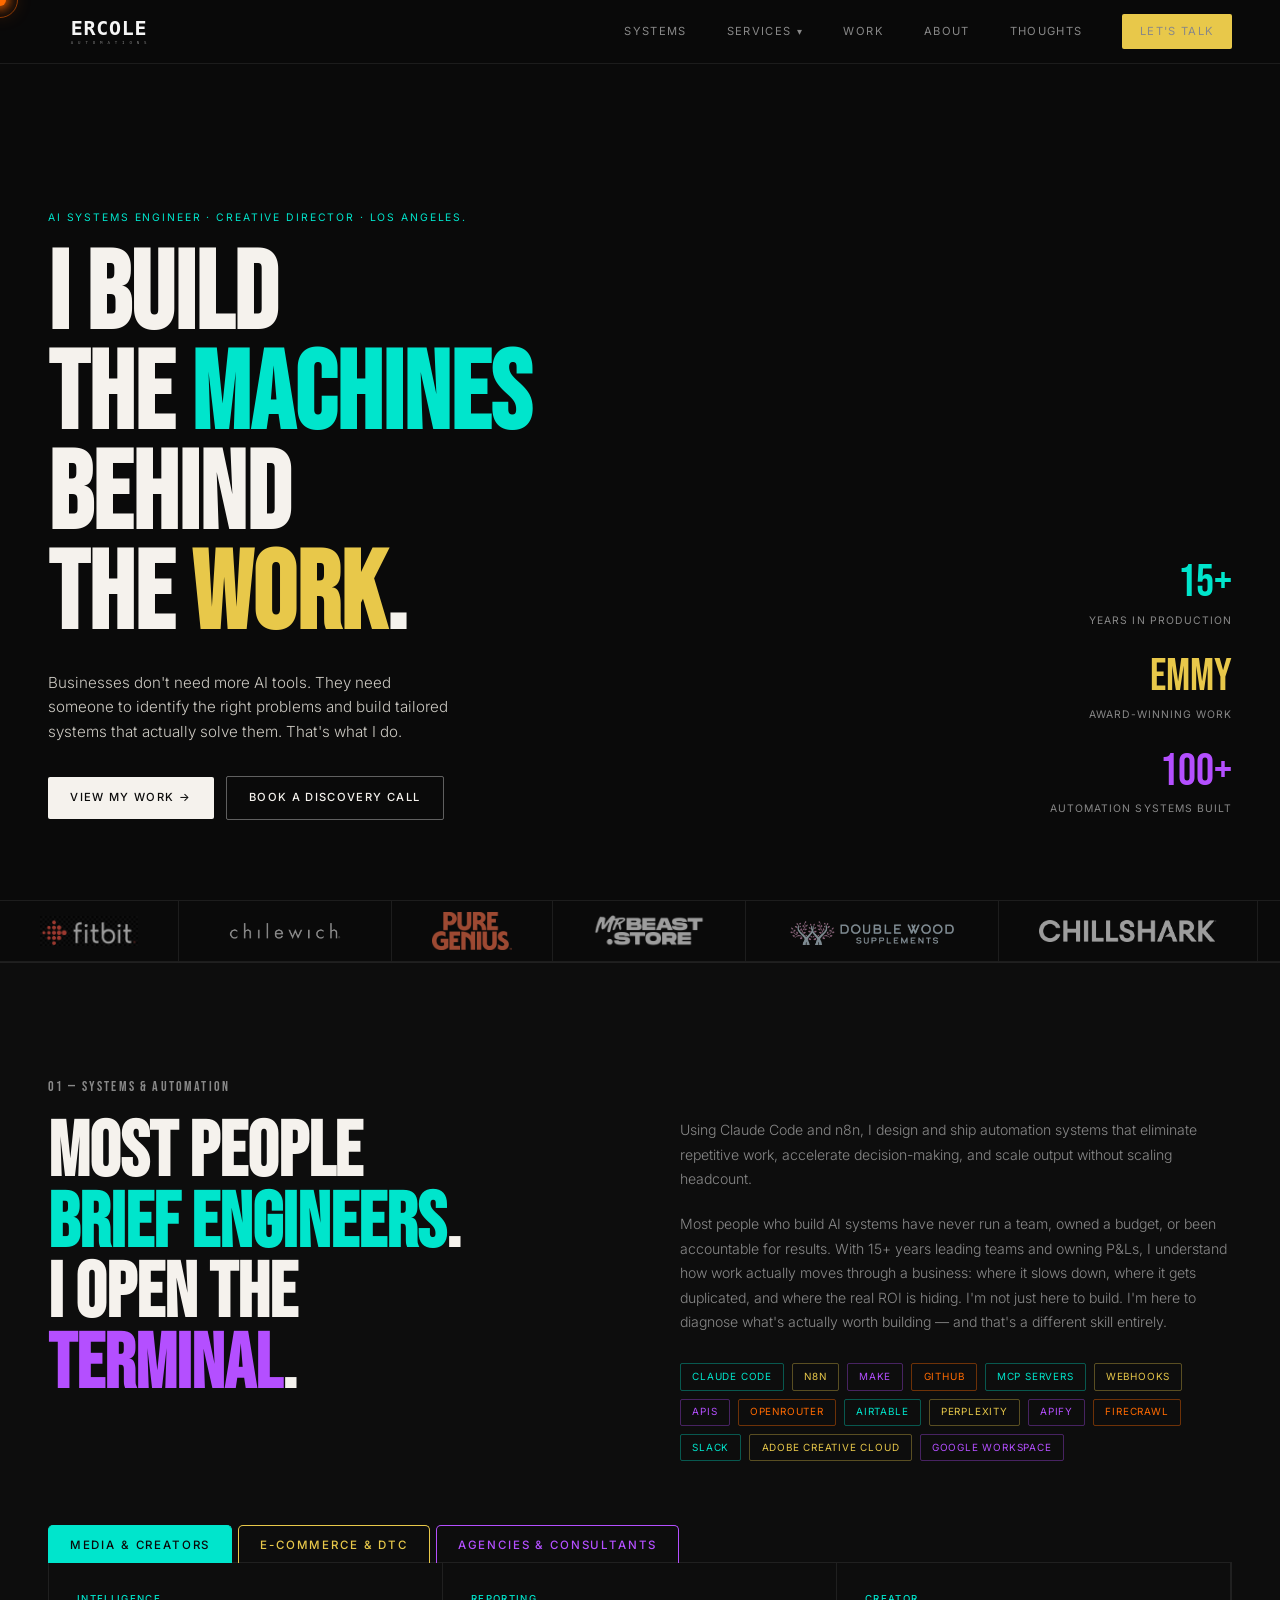
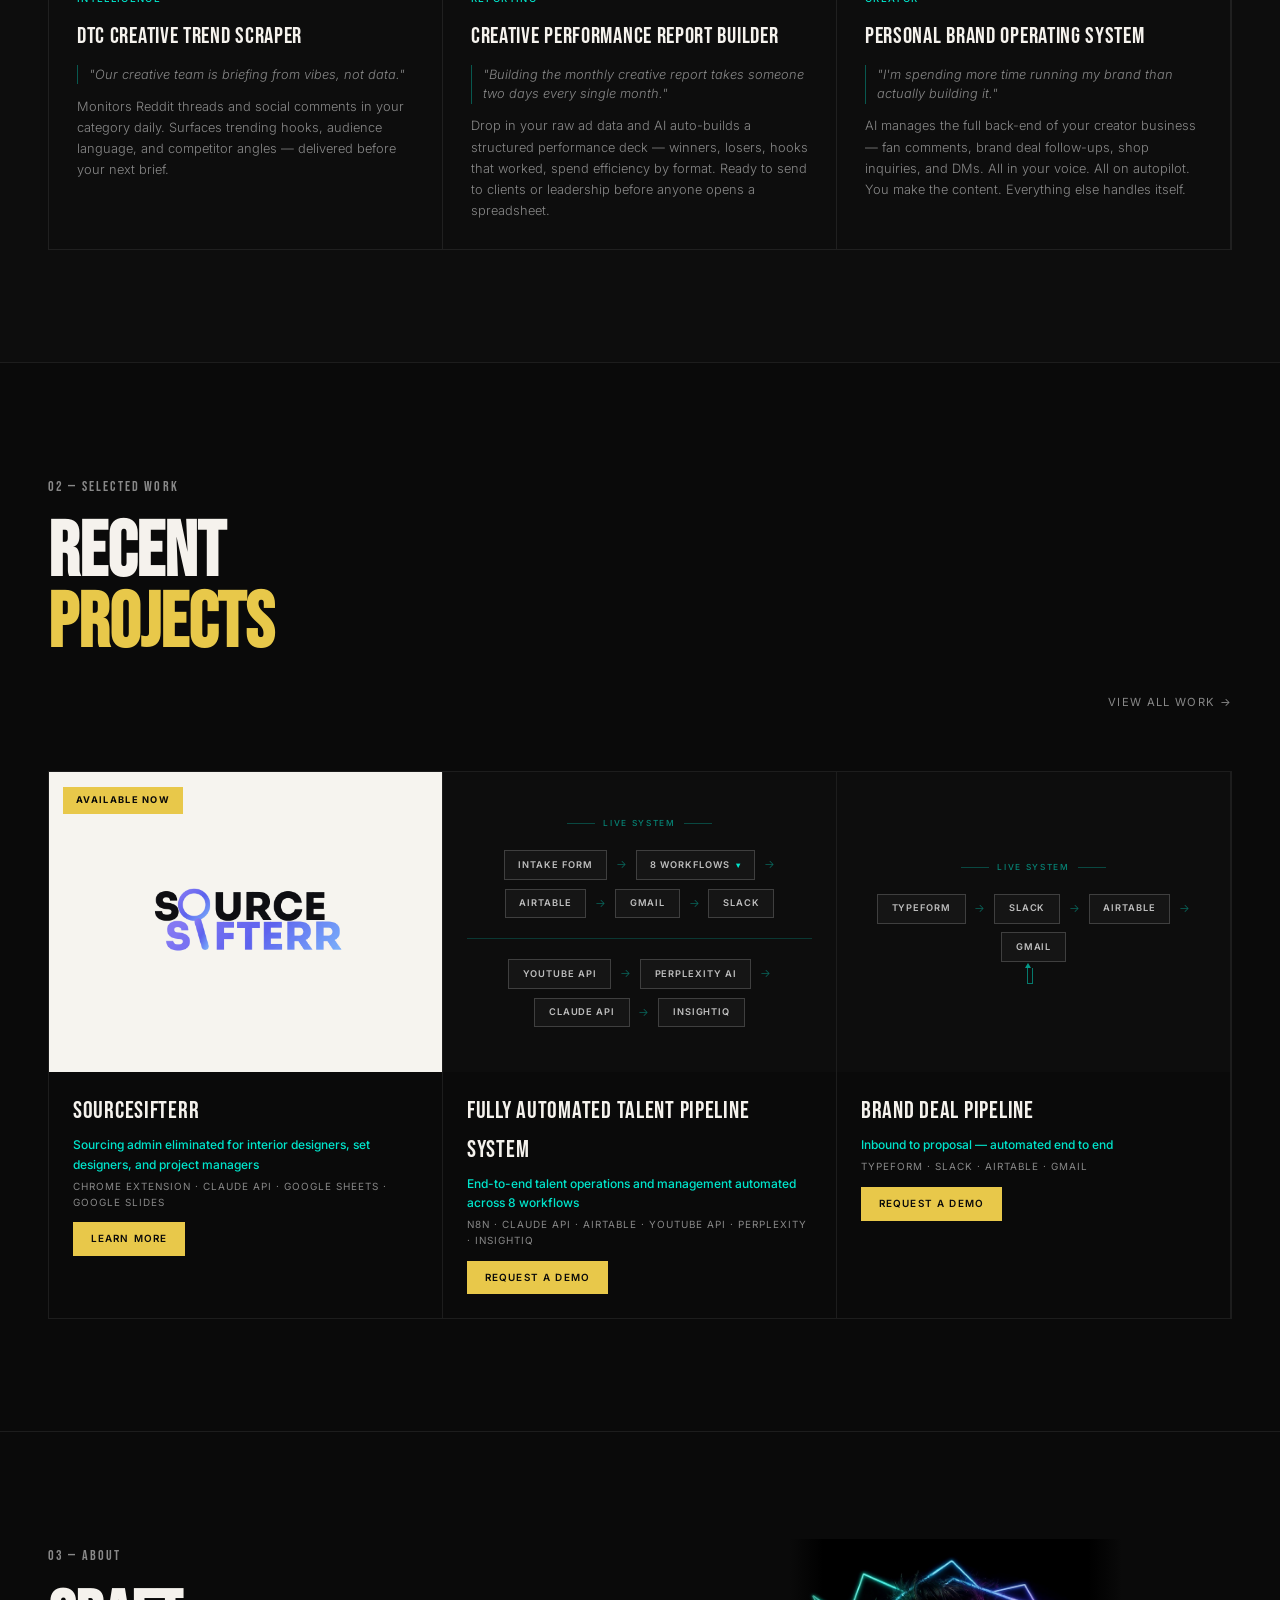
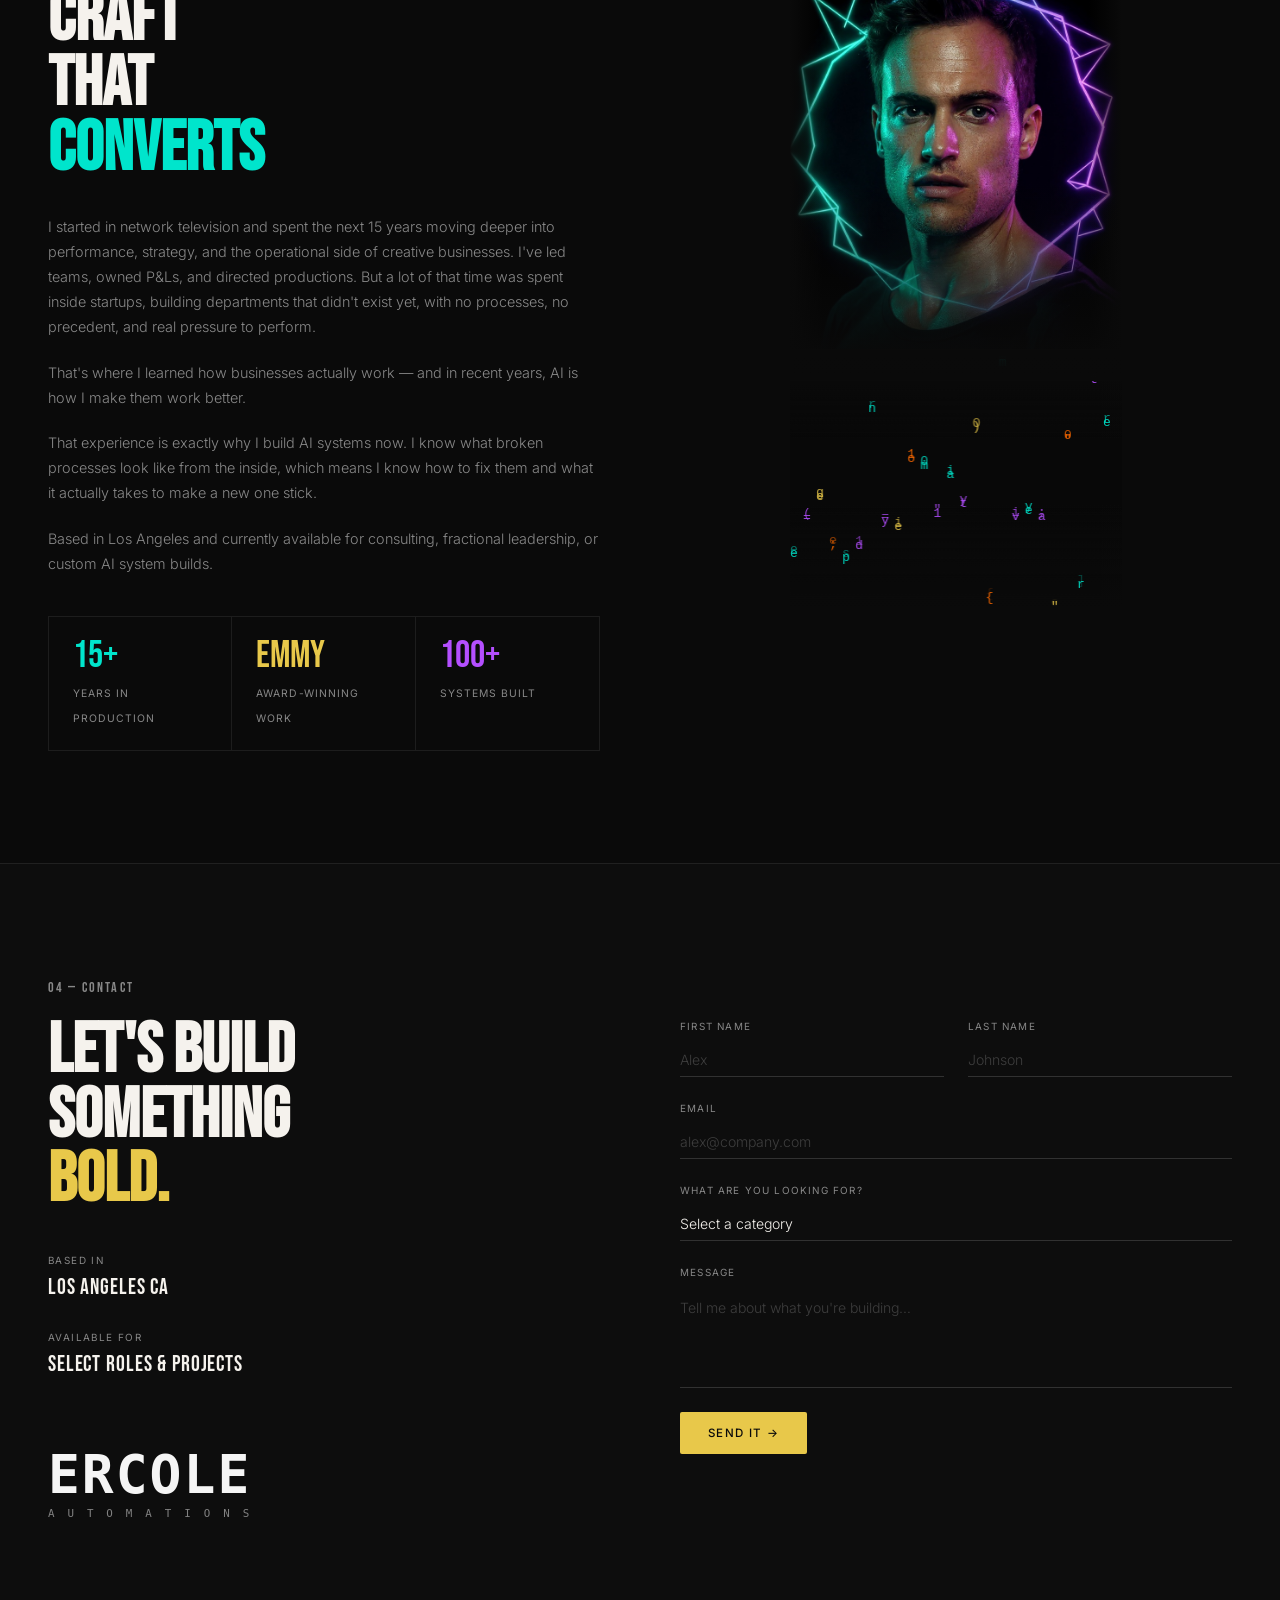
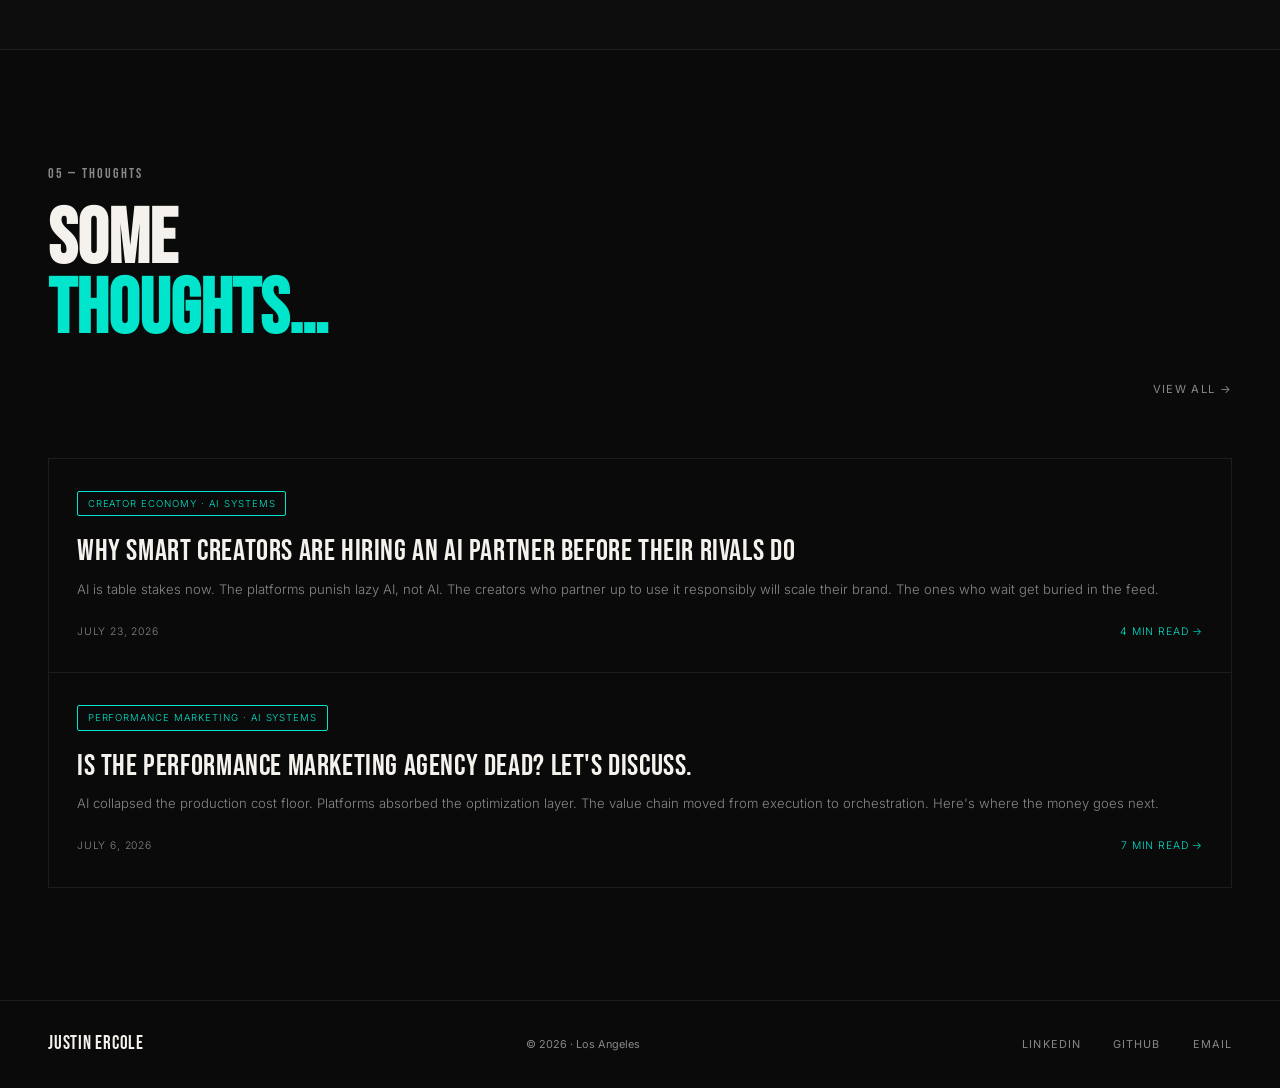
<file: index.html>
<!DOCTYPE html>
<html lang="en">
<head>
  <meta charset="UTF-8" />
  <meta name="viewport" content="width=device-width, initial-scale=1.0" />
  <title>Justin Ercole — AI Systems Engineer · Media & Business Ops</title>
  <meta name="description" content="Creative Director turned AI systems builder. 15+ years leading teams, owning P&Ls, and building the infrastructure that makes businesses run faster." />

  <!-- Open Graph / Facebook / LinkedIn / iMessage -->
  <meta property="og:type" content="website" />
  <meta property="og:title" content="Justin Ercole — AI Systems Engineer · Media & Business Ops" />
  <meta property="og:description" content="Creative Director turned AI systems builder. 15+ years leading teams, owning P&Ls, and building the infrastructure that makes businesses run faster." />
  <meta property="og:url" content="https://www.justinercole.com/" />
  <meta property="og:image" content="https://www.justinercole.com/og-image-v2.png" />
  <meta property="og:site_name" content="Justin Ercole" />
  <meta property="og:image:width" content="1228" />
  <meta property="og:image:height" content="780" />

  <!-- Twitter / X -->
  <meta name="twitter:card" content="summary_large_image" />
  <meta name="twitter:title" content="Justin Ercole — AI Systems Engineer · Media & Business Ops" />
  <meta name="twitter:description" content="Creative Director turned AI systems builder. 15+ years leading teams, owning P&Ls, and building the infrastructure that makes businesses run faster." />
  <meta name="twitter:image" content="https://www.justinercole.com/og-image-v2.png" />
  <link rel="canonical" href="https://www.justinercole.com/" />

  <link rel="preconnect" href="https://fonts.googleapis.com" />
  <link rel="preconnect" href="https://fonts.gstatic.com" crossorigin />
  <link href="https://fonts.googleapis.com/css2?family=Bebas+Neue&family=Inter:wght@300;400;500&display=swap" rel="stylesheet" />

  <style>
    *, *::before, *::after { box-sizing: border-box; margin: 0; padding: 0; }

    :root {
      --bg: #0a0a0a;
      --bg2: #0d0d0d;
      --card: #111111;
      --card-hover: #141414;
      --text: #f5f2ed;
      --muted: #888888;
      --gold: #e8c84a;
      --cyan: #00e5cc;
      --purple: #b44fff;
      --orange: #ff6a00;
      --border: rgba(255,255,255,0.08);
      --bebas: 'Bebas Neue', sans-serif;
      --inter: 'Inter', sans-serif;
    }

    html { scroll-behavior: smooth; }

    body {
      background: var(--bg);
      color: var(--text);
      font-family: var(--inter);
      font-weight: 300;
      line-height: 1.6;
      overflow-x: hidden;
    }

    /* ─── NAV ─── */
    nav {
      position: fixed;
      top: 0; left: 0; right: 0;
      z-index: 100;
      background: rgba(10,10,10,0.95);
      backdrop-filter: blur(12px);
      -webkit-backdrop-filter: blur(12px);
      border-bottom: 0.5px solid var(--border);
      display: flex;
      align-items: center;
      justify-content: space-between;
      padding: 0 3rem;
      height: 64px;
    }

    .nav-logo {
      text-decoration: none;
      display: flex;
      align-items: center;
    }

    .nav-logo img {
      height: 40px;
      width: auto;
      display: block;
    }

    .nav-links {
      display: flex;
      align-items: center;
      gap: 2.5rem;
    }

    .nav-links a {
      font-family: var(--inter);
      font-size: 0.7rem;
      font-weight: 400;
      letter-spacing: 0.12em;
      text-transform: uppercase;
      color: var(--muted);
      text-decoration: none;
      transition: color 0.2s;
    }

    .nav-links a:hover { color: var(--text); }

    /* Services dropdown */
    .nav-dropdown { position: relative; display: flex; align-items: center; }
    .nav-dropdown-toggle { display: inline-flex; align-items: center; gap: 0.35rem; cursor: pointer; }
    .nav-dropdown .caret { font-size: 0.85em; transition: transform 0.2s; }
    .nav-dropdown:hover .caret { transform: rotate(180deg); }
    .nav-dropdown::before {
      content: "";
      position: absolute;
      top: 100%; left: -1rem; right: -1rem; height: 14px;
    }
    .nav-dropdown-menu {
      position: absolute;
      top: 100%;
      left: 50%;
      transform: translateX(-50%) translateY(10px);
      min-width: 215px;
      display: flex;
      flex-direction: column;
      background: var(--card);
      border: 0.5px solid var(--border);
      border-radius: 6px;
      padding: 0.4rem;
      margin-top: 12px;
      opacity: 0;
      visibility: hidden;
      transition: opacity 0.2s, transform 0.2s;
      z-index: 50;
    }
    .nav-dropdown:hover .nav-dropdown-menu,
    .nav-dropdown:focus-within .nav-dropdown-menu {
      opacity: 1;
      visibility: visible;
      transform: translateX(-50%) translateY(0);
    }
    .nav-dropdown-menu a {
      padding: 0.6rem 0.85rem;
      border-radius: 4px;
      white-space: nowrap;
      transition: background 0.2s, color 0.2s;
    }
    .nav-dropdown-menu a:hover { background: var(--card-hover); color: var(--cyan); }

    /* Hamburger (mobile) */
    .nav-toggle {
      display: none;
      flex-direction: column;
      justify-content: center;
      gap: 5px;
      background: none;
      border: 0;
      cursor: pointer;
      padding: 6px;
    }
    .nav-toggle span {
      display: block;
      width: 22px;
      height: 2px;
      background: var(--text);
      transition: transform 0.25s, opacity 0.25s;
    }
    .nav-toggle.open span:nth-child(1) { transform: translateY(7px) rotate(45deg); }
    .nav-toggle.open span:nth-child(2) { opacity: 0; }
    .nav-toggle.open span:nth-child(3) { transform: translateY(-7px) rotate(-45deg); }

    .nav-cta {
      font-family: var(--inter);
      font-size: 0.7rem;
      font-weight: 500;
      letter-spacing: 0.1em;
      text-transform: uppercase;
      background: var(--gold);
      color: #0a0a0a;
      padding: 0.55rem 1.1rem;
      border-radius: 2px;
      text-decoration: none;
      transition: opacity 0.2s;
    }

    .nav-cta:hover { opacity: 0.85; }

    /* ─── HERO ─── */
    .hero {
      position: relative;
      height: 100vh;
      min-height: 700px;
      overflow: hidden;
    }

    .hero-content {
      position: absolute;
      bottom: 5rem;
      left: 3rem;
      z-index: 2;
      max-width: 620px;
    }

    .hero-eyebrow {
      font-family: var(--inter);
      font-size: 0.65rem;
      font-weight: 400;
      letter-spacing: 0.18em;
      text-transform: uppercase;
      color: var(--cyan);
      margin-bottom: 1.25rem;
    }

    .hero-headline {
      font-family: var(--bebas);
      font-size: clamp(4.5rem, 8.5vw, 8.5rem);
      line-height: 0.92;
      margin-bottom: 1.5rem;
    }

    .hero-headline .line-make { color: var(--cyan); display: block; }
    .hero-headline .line-brands {
      color: var(--text);
      -webkit-text-stroke: 1px rgba(245,242,237,0.4);
      display: block;
    }
    .hero-headline .line-hit { color: var(--gold); display: block; }

    .hero-headline-systems .line-1,
    .hero-headline-systems .line-2,
    .hero-headline-systems .line-3,
    .hero-headline-systems .line-4 { color: var(--text); display: block; }

    .hero-body {
      font-family: var(--inter);
      font-size: 0.95rem;
      font-weight: 300;
      color: #ccc9c2;
      max-width: 460px;
      line-height: 1.6;
      text-wrap: balance;
      margin-bottom: 2rem;
    }

    .hero-cta {
      display: inline-block;
      font-family: var(--inter);
      font-size: 0.7rem;
      font-weight: 500;
      letter-spacing: 0.12em;
      text-transform: uppercase;
      background: var(--text);
      color: #0a0a0a;
      padding: 0.75rem 1.4rem;
      border-radius: 2px;
      text-decoration: none;
      transition: background 0.2s, color 0.2s;
    }

    .hero-cta:hover { background: var(--gold); }

    .hero-cta-outline {
      display: inline-block;
      font-family: var(--inter);
      font-size: 0.7rem;
      font-weight: 500;
      letter-spacing: 0.12em;
      text-transform: uppercase;
      background: transparent;
      color: var(--text);
      padding: 0.75rem 1.4rem;
      border-radius: 2px;
      border: 0.5px solid rgba(255,255,255,0.35);
      text-decoration: none;
      transition: background 0.2s, color 0.2s, border-color 0.2s;
    }
    .hero-cta-outline:hover { background: var(--gold); color: #0a0a0a; border-color: var(--gold); }

    .hero-cta-group { display: flex; gap: 0.75rem; flex-wrap: wrap; align-items: center; }

    .hero-stats {
      position: absolute;
      bottom: 5rem;
      right: 3rem;
      z-index: 2;
      display: flex;
      flex-direction: column;
      align-items: flex-end;
      gap: 1.5rem;
    }

    .hero-stat { text-align: right; }

    .hero-stat-num {
      font-family: var(--bebas);
      font-size: 2.8rem;
      line-height: 1;
      display: block;
    }

    .hero-stat-label {
      font-family: var(--inter);
      font-size: 0.65rem;
      font-weight: 400;
      letter-spacing: 0.1em;
      text-transform: uppercase;
      color: var(--muted);
    }

    /* ─── MARQUEE ─── */
    .marquee-wrap {
      border-top: 0.5px solid var(--border);
      border-bottom: 0.5px solid var(--border);
      overflow: hidden;
      white-space: nowrap;
      padding: 1.1rem 0;
      background: var(--bg);
      height: 62px;
      display: flex;
      align-items: center;
      overflow: hidden;
    }

    .marquee-track {
      display: inline-flex;
      animation: marquee 50s linear infinite;
    }

    @keyframes marquee {
      0%   { transform: translateX(0); }
      100% { transform: translateX(-50%); }
    }

    .marquee-item {
      display: inline-flex;
      align-items: center;
      justify-content: center;
      padding: 0 2.5rem;
      border-right: 0.5px solid var(--border);
      height: 62px;
    }

    .marquee-item:last-child { border-right: none; }

    .marquee-item img {
      height: 28px;
      width: auto;
      opacity: 0.6;
      transition: opacity 0.2s;
      display: block;
    }

    .marquee-item img:hover { opacity: 0.9; }

    /* ─── SECTIONS SHARED ─── */
    section { padding: 7rem 3rem; }

    .section-label {
      font-family: var(--bebas);
      font-size: 0.9rem;
      letter-spacing: 0.15em;
      color: var(--muted);
      margin-bottom: 1.25rem;
    }

    .section-headline {
      font-family: var(--bebas);
      font-size: clamp(3.5rem, 6vw, 5.5rem);
      line-height: 0.92;
      margin-bottom: 3.5rem;
    }

    .accent-gold   { color: var(--gold); }
    .accent-cyan   { color: var(--cyan); }
    .accent-purple { color: var(--purple); }
    .accent-orange { color: var(--orange); }

    /* ─── THOUGHTS ─── */
    #thoughts { background: var(--bg); border-top: 0.5px solid var(--border); }

    .thoughts-grid {
      display: flex;
      flex-direction: column;
      border: 0.5px solid var(--border);
    }

    .thought-card {
      display: flex;
      flex-direction: column;
      padding: 2rem 1.75rem;
      border-bottom: 0.5px solid var(--border);
      text-decoration: none;
      color: var(--text);
      transition: background 0.2s;
    }

    .thought-card:last-child { border-bottom: none; }
    .thought-card:hover { background: var(--card-hover); }

    .thought-tag {
      align-self: flex-start;
      font-family: var(--inter);
      font-size: 0.6rem;
      letter-spacing: 0.1em;
      text-transform: uppercase;
      color: var(--cyan);
      border: 0.5px solid var(--cyan);
      padding: 0.25rem 0.6rem;
      border-radius: 2px;
      margin-bottom: 1.25rem;
    }

    .thought-title {
      font-family: var(--bebas);
      font-size: 1.9rem;
      line-height: 1;
      letter-spacing: 0.02em;
      margin-bottom: 0.75rem;
    }

    .thought-excerpt {
      font-family: var(--inter);
      font-size: 0.82rem;
      font-weight: 300;
      color: var(--muted);
      line-height: 1.6;
      margin-bottom: 1.5rem;
    }

    .thought-meta {
      margin-top: auto;
      font-family: var(--inter);
      font-size: 0.65rem;
      letter-spacing: 0.08em;
      text-transform: uppercase;
      color: var(--muted);
      display: flex;
      align-items: center;
      gap: 0.6rem;
    }

    .thought-meta .read { color: var(--cyan); margin-left: auto; }

    /* ─── SERVICES ─── */
    #services { background: var(--bg); }

    .services-grid {
      display: grid;
      grid-template-columns: repeat(3, 1fr);
      border: 0.5px solid var(--border);
    }

    .service-card {
      padding: 1.75rem;
      border-right: 0.5px solid var(--border);
      border-bottom: 0.5px solid var(--border);
      position: relative;
      overflow: hidden;
      cursor: default;
      transition: background 0.2s;
    }

    .service-card:nth-child(3n) { border-right: none; }
    .service-card:nth-child(n+4) { border-bottom: none; }
    .service-card:hover { background: var(--card-hover); }

    .service-num-bg {
      position: absolute;
      top: 1rem;
      right: 1.25rem;
      font-family: var(--bebas);
      font-size: 5rem;
      color: rgba(255,255,255,0.06);
      line-height: 1;
      pointer-events: none;
      user-select: none;
    }

    .service-title {
      font-family: var(--bebas);
      font-size: 1.6rem;
      letter-spacing: 0.03em;
      color: var(--text);
      margin-bottom: 0.6rem;
      position: relative;
    }

    .service-desc {
      font-family: var(--inter);
      font-size: 0.82rem;
      font-weight: 300;
      color: var(--muted);
      line-height: 1.6;
      margin-bottom: 1.25rem;
      position: relative;
    }

    .service-tag {
      display: inline-block;
      font-family: var(--inter);
      font-size: 0.62rem;
      font-weight: 400;
      letter-spacing: 0.1em;
      text-transform: uppercase;
      color: var(--gold);
      border: 0.5px solid var(--gold);
      padding: 0.25rem 0.6rem;
      border-radius: 2px;
    }

    /* ─── RECENT PROJECTS ─── */
    #work { background: var(--bg); border-top: 0.5px solid var(--border); }

    .work-header {
      display: flex;
      align-items: flex-end;
      justify-content: space-between;
      margin-bottom: 3.5rem;
    }

    .view-all {
      font-family: var(--inter);
      font-size: 0.7rem;
      font-weight: 400;
      letter-spacing: 0.12em;
      text-transform: uppercase;
      color: var(--muted);
      text-decoration: none;
      padding-bottom: 2px;
      border-bottom: 0.5px solid transparent;
      transition: color 0.2s, border-color 0.2s;
    }

    .view-all:hover { color: var(--gold); border-color: var(--gold); }

    /* Horizontal scroller, mirroring the .systems-grid pattern in section 01 */
    .work-grid {
      display: grid;
      grid-auto-flow: column;
      grid-auto-columns: calc(100% / 3);
      overflow-x: auto;
      scroll-snap-type: x proximity;
      border: 0.5px solid var(--border);
      border-bottom: none;
      scrollbar-width: thin;
      scrollbar-color: var(--border) transparent;
      /* overflow-x:auto stops overflow-y being visible, so anything escaping a
         card would be clipped. Measured: the dropdowns open well inside the
         card row at every viewport, so no extra reserve is needed. If a longer
         dropdown is ever added, reserve room with padding-bottom plus an equal
         negative margin-bottom rather than letting it clip. */
    }

    .work-grid::-webkit-scrollbar { height: 6px; }
    .work-grid::-webkit-scrollbar-thumb { background: var(--border); border-radius: 3px; }
    .work-grid::-webkit-scrollbar-track { background: transparent; }

    .work-card {
      border-right: 0.5px solid var(--border);
      border-bottom: 0.5px solid var(--border);
      cursor: pointer;
      transition: background 0.2s;
      overflow: visible;
      scroll-snap-align: start;
      display: flex;
      flex-direction: column;
      position: relative;
    }

    /* Stretched link: the button is a real anchor, and its ::after covers the
       whole card so the entire card is clickable. Avoids nesting a link inside
       a link, and keeps right-click and open-in-new-tab working on the button. */
    .demo-btn--stretch::after {
      content: '';
      position: absolute;
      inset: 0;
      z-index: 1;
    }

    .work-card:hover { background: var(--card-hover); }

    .work-thumb {
      height: 220px;
      background: #141414;
      display: flex;
      align-items: center;
      justify-content: center;
      overflow: hidden;
      transition: transform 0.3s ease;
      position: relative;
    }

    .work-card:hover .work-thumb { transform: scale(1.02); }

    .work-thumb-label {
      font-family: var(--inter);
      font-size: 0.65rem;
      font-weight: 400;
      letter-spacing: 0.15em;
      text-transform: uppercase;
      color: rgba(255,255,255,0.15);
    }

    .work-info {
      padding: 1.25rem 1.5rem 1.5rem;
      display: flex;
      align-items: flex-start;
      justify-content: space-between;
      gap: 1rem;
    }

    .work-meta { flex: 1; }

    .work-title {
      font-family: var(--bebas);
      font-size: 1.5rem;
      letter-spacing: 0.03em;
      color: var(--text);
      margin-bottom: 0.3rem;
    }

    .work-result {
      font-family: var(--inter);
      font-size: 0.75rem;
      font-weight: 500;
      color: var(--cyan);
      margin-bottom: 0.3rem;
    }

    .work-category {
      font-family: var(--inter);
      font-size: 0.62rem;
      font-weight: 400;
      letter-spacing: 0.1em;
      text-transform: uppercase;
      color: var(--muted);
    }

    .work-arrow {
      font-size: 1.2rem;
      color: var(--gold);
      transform: translateX(-6px);
      opacity: 0;
      transition: opacity 0.2s, transform 0.2s;
      flex-shrink: 0;
      margin-top: 4px;
    }

    .work-card:hover .work-arrow { opacity: 1; transform: translateX(0); }

    /* ─── DEMO CARDS ─── */
    .flow-thumb {
      /* min-height, not height: in a narrow card the expansion panel wraps to
         several rows, and a fixed height made it spill over the card title. */
      min-height: 300px;
      flex-shrink: 0;
      background: #0d0d0d;
      display: flex;
      flex-direction: column;
      align-items: center;
      justify-content: center;
      overflow: hidden;
      transition: transform 0.3s ease;
      position: relative;
      gap: 1.25rem;
    }
    .work-card:hover .flow-thumb { transform: scale(1.02); }
    .flow-badge {
      font-family: var(--inter);
      font-size: 0.52rem;
      font-weight: 500;
      letter-spacing: 0.2em;
      text-transform: uppercase;
      color: var(--cyan);
      opacity: 0.55;
      display: flex;
      align-items: center;
      gap: 0.5rem;
    }
    .flow-badge::before, .flow-badge::after {
      content: '';
      display: block;
      width: 28px;
      height: 0.5px;
      background: var(--cyan);
      opacity: 0.5;
    }
    /* Solid chip for a purchasable product. Deliberately louder than
       .flow-badge, which is a hairline label and reads as a whisper. */
    .badge-pill {
      position: absolute;
      top: 0.9rem;
      left: 0.9rem;
      z-index: 2;
      font-family: var(--inter);
      font-size: 0.58rem;
      font-weight: 700;
      letter-spacing: 0.14em;
      text-transform: uppercase;
      color: var(--bg);
      background: var(--gold);
      padding: 0.4rem 0.8rem;
    }
    .flow-nodes {
      display: flex;
      align-items: center;
      gap: 0.55rem;
      flex-wrap: wrap;
      justify-content: center;
      padding: 0 1.5rem;
      /* The parent centres its children, which sizes this to max-content and
         leaves flex-wrap with nothing to wrap against. Constraining the width
         is what actually lets long chains wrap inside a narrow card. */
      width: 100%;
    }
    .flow-node {
      font-family: var(--inter);
      font-size: 0.58rem;
      font-weight: 600;
      letter-spacing: 0.1em;
      text-transform: uppercase;
      padding: 0.4rem 0.85rem;
      border: 0.5px solid rgba(255,255,255,0.18);
      color: rgba(255,255,255,0.72);
      background: rgba(255,255,255,0.03);
      white-space: nowrap;
    }
    .flow-arr {
      color: var(--cyan);
      font-size: 0.7rem;
      opacity: 0.45;
    }
    .work-info--demo {
      flex-direction: column;
      align-items: flex-start;
    }
    .demo-btn {
      display: inline-block;
      font-family: var(--inter);
      font-size: 0.62rem;
      font-weight: 600;
      letter-spacing: 0.12em;
      text-transform: uppercase;
      color: var(--bg);
      background: var(--gold);
      padding: 0.55rem 1.1rem;
      text-decoration: none;
      margin-top: 0.75rem;
      transition: background 0.2s;
    }
    .demo-btn:hover { background: var(--cyan); }

    .flow-nodes--ac { align-items: center; }
    .brand-deal-flow {
      display: flex;
      flex-direction: column;
      align-items: center;
      gap: 0;
    }
    .flow-loop-row {
      width: 100%;
      height: 22px;
      position: relative;
    }
    .flow-loop-u {
      position: absolute;
      height: 16px;
      bottom: 0;
      border-left: 0.5px solid rgba(0,229,204,0.5);
      border-bottom: 0.5px solid rgba(0,229,204,0.5);
      border-right: 0.5px solid rgba(0,229,204,0.5);
    }
    .flow-loop-u::before {
      content: '';
      position: absolute;
      left: -3px;
      top: -5px;
      width: 0;
      height: 0;
      border-left: 3px solid transparent;
      border-right: 3px solid transparent;
      border-bottom: 5px solid rgba(0,229,204,0.65);
    }
    .flow-branch {
      display: flex;
      flex-direction: column;
      align-items: center;
      gap: 0.2rem;
    }
    .branch-or {
      font-family: var(--inter);
      font-size: 0.44rem;
      font-weight: 500;
      letter-spacing: 0.12em;
      text-transform: uppercase;
      color: var(--muted);
    }
    .flow-node--btn {
      cursor: pointer;
      user-select: none;
    }
    .flow-node--btn:hover {
      border-color: rgba(255,255,255,0.35);
      color: rgba(255,255,255,1);
    }
    .flow-caret {
      font-size: 0.48rem;
      margin-left: 0.2rem;
      color: var(--cyan);
    }
    .flow-thumb--drop { overflow: visible; }
    .flow-expandable { position: relative; display: inline-flex; align-items: center; }
    .agents-dropdown {
      position: absolute;
      top: calc(100% + 0.45rem);
      left: 50%;
      transform: translateX(-50%);
      display: none;
      flex-direction: column;
      align-items: stretch;
      gap: 0.28rem;
      background: #111111;
      border: 0.5px solid rgba(0,229,204,0.25);
      padding: 0.6rem 0.85rem;
      z-index: 30;
      min-width: 120px;
    }
    .agents-dropdown.open { display: flex; }
    .agent-tag {
      font-family: var(--inter);
      font-size: 0.5rem;
      font-weight: 500;
      letter-spacing: 0.1em;
      text-transform: uppercase;
      color: var(--cyan);
      padding: 0.22rem 0.5rem;
      border: 0.5px solid rgba(0,229,204,0.2);
      background: rgba(0,229,204,0.05);
      white-space: nowrap;
      text-align: center;
    }

    /* ─── SYSTEMS ─── */
    #systems {
      background: var(--bg2);
      border-top: 0.5px solid var(--border);
    }

    .systems-intro {
      display: grid;
      grid-template-columns: 1fr 1fr;
      gap: 5rem;
      margin-bottom: 4rem;
      align-items: start;
    }

    .systems-body p {
      font-family: var(--inter);
      font-size: 0.88rem;
      font-weight: 300;
      color: var(--muted);
      line-height: 1.75;
      margin-bottom: 1.25rem;
    }

    .systems-body p:last-child { margin-bottom: 0; }

    .tag-row {
      display: flex;
      flex-wrap: wrap;
      gap: 0.5rem;
      margin-top: 1.75rem;
    }

    .tag-pill {
      font-family: var(--inter);
      font-size: 0.62rem;
      font-weight: 400;
      letter-spacing: 0.08em;
      text-transform: uppercase;
      color: var(--muted);
      border: 0.5px solid rgba(255,255,255,0.12);
      padding: 0.3rem 0.7rem;
      border-radius: 2px;
    }

    .tag-cyan   { color: var(--cyan);   border-color: rgba(0,229,204,0.35);  transition: background 0.2s, color 0.2s; }
    .tag-gold   { color: var(--gold);   border-color: rgba(232,200,74,0.35); transition: background 0.2s, color 0.2s; }
    .tag-purple { color: var(--purple); border-color: rgba(180,79,255,0.35); transition: background 0.2s, color 0.2s; }
    .tag-orange { color: var(--orange); border-color: rgba(255,106,0,0.4);   transition: background 0.2s, color 0.2s; }

    .tag-cyan:hover   { background: var(--cyan);   color: #0a0a0a; }
    .tag-gold:hover   { background: var(--gold);   color: #0a0a0a; }
    .tag-purple:hover { background: var(--purple); color: #0a0a0a; }
    .tag-orange:hover { background: var(--orange); color: #0a0a0a; }

    .systems-grid {
      display: grid;
      grid-auto-flow: column;
      grid-auto-columns: calc(100% / 3);
      overflow-x: auto;
      scroll-snap-type: x proximity;
      border: 0.5px solid var(--border);
      scrollbar-width: thin;
      scrollbar-color: var(--border) transparent;
    }

    .systems-grid::-webkit-scrollbar { height: 6px; }
    .systems-grid::-webkit-scrollbar-thumb { background: var(--border); border-radius: 3px; }
    .systems-grid::-webkit-scrollbar-track { background: transparent; }

    .system-card {
      padding: 1.75rem;
      border-right: 0.5px solid var(--border);
      cursor: default;
      transition: background 0.2s;
      scroll-snap-align: start;
    }

    .system-card:last-child { border-right: none; }
    .system-card:hover { background: var(--card-hover); }

    .system-tag {
      font-family: var(--inter);
      font-size: 0.6rem;
      font-weight: 500;
      letter-spacing: 0.14em;
      text-transform: uppercase;
      color: var(--cyan);
      margin-bottom: 0.7rem;
    }

    .system-title {
      font-family: var(--bebas);
      font-size: 1.45rem;
      letter-spacing: 0.03em;
      color: var(--text);
      margin-bottom: 0.6rem;
    }

    .system-quote {
      font-family: var(--inter);
      font-size: 0.8rem;
      font-style: italic;
      font-weight: 300;
      color: var(--muted);
      line-height: 1.55;
      margin-bottom: 0.7rem;
      padding-left: 0.7rem;
      border-left: 1px solid rgba(0,229,204,0.35);
    }

    .system-desc {
      font-family: var(--inter);
      font-size: 0.8rem;
      font-weight: 300;
      color: var(--muted);
      line-height: 1.65;
    }

    /* Audience tabs — folder-tab style, color-coded per audience */
    .audience-tabs {
      display: flex;
      align-items: flex-end;
      gap: 0.4rem;
      border-bottom: 0.5px solid var(--border);
    }

    .audience-tab {
      font-family: var(--inter);
      font-size: 0.72rem;
      font-weight: 500;
      letter-spacing: 0.16em;
      text-transform: uppercase;
      color: var(--tab, var(--muted));
      background: transparent;
      border: 1px solid var(--tab, var(--border));
      border-bottom: none;
      border-radius: 5px 5px 0 0;
      padding: 0.7rem 1.3rem;
      margin-bottom: -0.5px;
      cursor: pointer;
      position: relative;
      transition: background 0.2s, color 0.2s;
    }

    .audience-tab[data-tab="media"]  { --tab: var(--cyan); }
    .audience-tab[data-tab="ecom"]   { --tab: var(--gold); }
    .audience-tab[data-tab="agency"] { --tab: var(--purple); }

    .audience-tab:hover { background: rgba(255,255,255,0.04); }
    .audience-tab.active {
      background: var(--tab);
      color: var(--bg);
    }
    .audience-tab.active:hover { background: var(--tab); }

    .audience-tabs-wrap { margin-top: 3rem; }
    .audience-tabs-wrap + .systems-grid { border-top: none; }

    /* ─── ABOUT ─── */
    #about {
      background: var(--bg);
      border-top: 0.5px solid var(--border);
    }

    .about-grid {
      display: grid;
      grid-template-columns: 1fr 1fr;
      gap: 5rem;
      align-items: start;
    }

    .about-headline {
      font-family: var(--bebas);
      font-size: clamp(3rem, 5.5vw, 5rem);
      line-height: 0.92;
      margin-bottom: 2rem;
    }

    .about-copy p {
      font-family: var(--inter);
      font-size: 0.9rem;
      font-weight: 300;
      color: var(--muted);
      line-height: 1.75;
      margin-bottom: 1.25rem;
    }

    .about-copy p:last-child { margin-bottom: 0; }

    .about-stat-bar {
      display: grid;
      grid-template-columns: repeat(3, 1fr);
      border: 0.5px solid var(--border);
      margin-top: 2.5rem;
    }

    .about-stat {
      padding: 1.25rem 1.5rem;
      border-right: 0.5px solid var(--border);
    }

    .about-stat:last-child { border-right: none; }

    .about-stat-num {
      font-family: var(--bebas);
      font-size: 2.4rem;
      line-height: 1;
      display: block;
      margin-bottom: 0.2rem;
    }

    .about-stat-label {
      font-family: var(--inter);
      font-size: 0.65rem;
      font-weight: 400;
      letter-spacing: 0.1em;
      text-transform: uppercase;
      color: var(--muted);
    }

    .about-right {
      display: flex;
      flex-direction: column;
      position: relative;
    }

    .about-photo {
      width: 60%;
      margin: 0 auto;
      margin-top: -3rem;
      aspect-ratio: 3 / 4;
      background: #0a0a0a;
      overflow: hidden;
      position: relative;
      margin-bottom: -2rem;
    }

    .about-photo img {
      width: 100%;
      height: 100%;
      object-fit: cover;
      object-position: center top;
      display: block;
    }

    .about-photo::after {
      content: '';
      position: absolute;
      inset: 0;
      background:
        linear-gradient(to bottom, transparent 55%, #0a0a0a 100%),
        linear-gradient(to right,  #0a0a0a 0%, transparent 10%),
        linear-gradient(to left,   #0a0a0a 0%, transparent 10%),
        linear-gradient(to top,    #0a0a0a 0%, transparent 10%);
      pointer-events: none;
      z-index: 1;
    }

    .about-rain-canvas {
      width: 60%;
      height: 260px;
      display: block;
      position: relative;
      z-index: 0;
      margin: 0 auto;
    }

    /* ─── CONTACT ─── */
    #contact {
      background: var(--bg2);
      border-top: 0.5px solid var(--border);
    }

    .contact-grid {
      display: grid;
      grid-template-columns: 1fr 1fr;
      gap: 5rem;
      align-items: start;
    }

    .contact-headline {
      font-family: var(--bebas);
      font-size: clamp(3rem, 5.5vw, 5rem);
      line-height: 0.92;
      margin-bottom: 2.5rem;
    }

    .contact-meta {
      display: flex;
      flex-direction: column;
      gap: 1.5rem;
    }

    .contact-pair-label {
      font-family: var(--inter);
      font-size: 0.62rem;
      font-weight: 400;
      letter-spacing: 0.14em;
      text-transform: uppercase;
      color: var(--muted);
      margin-bottom: 0.15rem;
    }

    .contact-pair-value {
      font-family: var(--bebas);
      font-size: 1.35rem;
      letter-spacing: 0.04em;
      color: var(--text);
    }

    /* Form */
    .contact-form {
      display: flex;
      flex-direction: column;
      gap: 1.5rem;
    }

    .form-row {
      display: grid;
      grid-template-columns: 1fr 1fr;
      gap: 1.5rem;
    }

    .form-field { display: flex; flex-direction: column; }

    .form-field label {
      font-family: var(--inter);
      font-size: 0.62rem;
      font-weight: 400;
      letter-spacing: 0.12em;
      text-transform: uppercase;
      color: var(--muted);
      margin-bottom: 0.5rem;
    }

    .form-field input,
    .form-field select,
    .form-field textarea {
      font-family: var(--inter);
      font-size: 0.88rem;
      font-weight: 300;
      color: var(--text);
      background: transparent;
      border: none;
      border-bottom: 0.5px solid rgba(255,255,255,0.15);
      padding: 0.5rem 0;
      outline: none;
      transition: border-color 0.2s;
      -webkit-appearance: none;
      appearance: none;
      border-radius: 0;
    }

    .form-field select { cursor: pointer; }

    .form-field select option {
      background: #1a1a1a;
      color: var(--text);
    }

    .form-field textarea {
      resize: none;
      height: 100px;
      line-height: 1.65;
    }

    .form-field input:focus,
    .form-field select:focus,
    .form-field textarea:focus {
      border-bottom-color: var(--gold);
    }

    .form-field input::placeholder,
    .form-field textarea::placeholder {
      color: rgba(255,255,255,0.2);
    }

    .form-submit {
      font-family: var(--inter);
      font-size: 0.72rem;
      font-weight: 500;
      letter-spacing: 0.12em;
      text-transform: uppercase;
      background: var(--gold);
      color: #0a0a0a;
      border: none;
      padding: 0.85rem 1.75rem;
      border-radius: 2px;
      cursor: pointer;
      align-self: flex-start;
      transition: opacity 0.2s, transform 0.1s;
    }

    .form-submit:hover  { opacity: 0.85; }
    .form-submit:active { transform: scale(0.98); }

    .form-success {
      padding: 2rem 0 0.4rem;
      display: none;
    }

    .form-success.visible { display: block; }

    .form-success-headline {
      font-family: var(--bebas);
      font-size: 3.6rem;
      letter-spacing: 0.04em;
      line-height: 1;
      color: #ff6a00;
    }

    .form-success-sub {
      font-family: var(--bebas);
      font-size: 2rem;
      letter-spacing: 0.04em;
      line-height: 1;
      color: #ff6a00;
      opacity: 0.75;
      margin-top: 0.5rem;
    }

    /* ─── FOOTER ─── */
    footer {
      border-top: 0.5px solid var(--border);
      padding: 1.75rem 3rem;
      display: flex;
      align-items: center;
      justify-content: space-between;
      background: var(--bg);
    }

    .footer-logo {
      font-family: var(--bebas);
      font-size: 1.2rem;
      letter-spacing: 0.04em;
      color: var(--text);
    }

    .contact-logo-wrap {
      margin-top: 3rem;
      overflow: hidden;
    }

    .contact-logo {
      display: block;
      width: 64%;
      height: auto;
      transform: translateX(-17.075%);
    }

    .footer-copy {
      font-family: var(--inter);
      font-size: 0.68rem;
      font-weight: 400;
      color: var(--muted);
    }

    .footer-links { display: flex; gap: 2rem; }

    .footer-links a {
      font-family: var(--inter);
      font-size: 0.68rem;
      font-weight: 400;
      letter-spacing: 0.1em;
      text-transform: uppercase;
      color: var(--muted);
      text-decoration: none;
      transition: color 0.2s;
    }

    .footer-links a:hover { color: var(--gold); }

    /* ─── CUSTOM CURSOR ─── */
    * { cursor: none !important; }

    #cursor {
      position: fixed;
      width: 12px;
      height: 12px;
      background: #ff6a00;
      border-radius: 50%;
      pointer-events: none;
      z-index: 99999;
      transform: translate(-50%, -50%);
      transition: transform 0.08s ease, width 0.2s ease, height 0.2s ease, opacity 0.2s;
      box-shadow: 0 0 8px 3px rgba(255,106,0,0.7), 0 0 20px 6px rgba(255,106,0,0.3);
    }

    #cursor-ring {
      position: fixed;
      width: 36px;
      height: 36px;
      border: 1.5px solid rgba(255,106,0,0.5);
      border-radius: 50%;
      pointer-events: none;
      z-index: 99998;
      transform: translate(-50%, -50%);
      transition: transform 0.18s ease, width 0.2s ease, height 0.2s ease, opacity 0.2s, border-color 0.2s;
    }

    body:has(a:hover) #cursor,
    body:has(button:hover) #cursor { width: 16px; height: 16px; }
    body:has(a:hover) #cursor-ring,
    body:has(button:hover) #cursor-ring { width: 50px; height: 50px; border-color: rgba(255,106,0,0.8); }

    /* ─── TABLET ─── */
    @media (max-width: 900px) {
      nav { padding: 0 1.5rem; }
      .nav-toggle { display: flex; }
      .nav-links {
        display: none;
        position: absolute;
        top: 100%; left: 0; right: 0;
        flex-direction: column;
        align-items: flex-start;
        gap: 1.1rem;
        background: rgba(10,10,10,0.98);
        backdrop-filter: blur(12px);
        -webkit-backdrop-filter: blur(12px);
        border-bottom: 0.5px solid var(--border);
        padding: 1.5rem;
      }
      .nav-links.open { display: flex; }
      .nav-dropdown { width: 100%; display: block; }
      .nav-dropdown::before { display: none; }
      .nav-dropdown .caret { display: none; }
      .nav-dropdown-menu {
        position: static;
        opacity: 1;
        visibility: visible;
        transform: none;
        border: none;
        background: transparent;
        padding: 0.6rem 0 0 1rem;
        margin-top: 0;
        min-width: 0;
      }
      .nav-dropdown-menu a { padding: 0.4rem 0; }
      section { padding: 5rem 1.5rem; }
      .hero-content { left: 1.5rem; bottom: 3.5rem; }
      .hero-stats { right: 1.5rem; bottom: 3.5rem; }
      .hero-stat-num { font-size: 2rem; }
      .services-grid { grid-template-columns: 1fr 1fr; }
      .service-card:nth-child(3n) { border-right: 0.5px solid var(--border); }
      .service-card:nth-child(2n) { border-right: none; }
      .service-card:nth-child(n+5) { border-bottom: none; }
      .work-grid { grid-auto-columns: 82%; }
      .thought-card:last-child { border-bottom: none; }
      .systems-intro { grid-template-columns: 1fr; gap: 2.5rem; }
      .systems-grid { grid-auto-columns: 82%; }
      .about-grid { grid-template-columns: 1fr; gap: 3rem; }
      .about-photo { max-width: 400px; }
      .contact-grid { grid-template-columns: 1fr; gap: 3rem; }
      .form-row { grid-template-columns: 1fr; }
      footer { flex-direction: column; gap: 1rem; text-align: center; }
    }

    /* ─── PHONE ─── */
    @media (max-width: 640px) {
      .hero {
        height: auto;
        min-height: 100vh;
        display: flex;
        flex-direction: column;
        justify-content: flex-start;
        padding: 5rem 1.5rem 3rem;
      }
      .hero-content,
      .hero-stats {
        position: static;
        left: auto; right: auto; bottom: auto;
        max-width: 100%;
      }
      .hero-headline { font-size: clamp(3rem, 13vw, 4.5rem); }
      .hero-body { font-size: 0.9rem; max-width: none; }

      .hero-stats {
        display: grid;
        grid-template-columns: repeat(3, 1fr);
        align-items: start;
        gap: 1rem;
        margin-top: 2.5rem;
        padding-top: 2rem;
        border-top: 0.5px solid var(--border);
      }
      .hero-stat {
        text-align: left;
        display: flex;
        flex-direction: column;
        gap: 0.5rem;
      }
      .hero-stat-num   { font-size: 1.6rem; line-height: 1; display: block; }
      .hero-stat-label { font-size: 0.55rem; line-height: 1.3; display: block; }

      section { padding: 4rem 1.25rem; }
      .section-headline { font-size: clamp(2rem, 9vw, 3rem); }

      /* ─── FLOW CARDS MOBILE ─── */
      .flow-thumb { height: auto; min-height: 200px; padding: 1.5rem 0; gap: 1rem; }
      .flow-nodes { gap: 0.3rem; padding: 0 0.75rem; }
      .flow-node {
        font-size: 0.5rem;
        padding: 0.3rem 0.55rem;
        letter-spacing: 0.07em;
      }
      .flow-arr { font-size: 0.6rem; }
      .flow-badge { font-size: 0.44rem; letter-spacing: 0.15em; }
      .flow-badge::before, .flow-badge::after { width: 16px; }
      .flow-loop-row { height: 18px; }
      .flow-loop-u { height: 13px; }
      .agents-dropdown { min-width: 100px; padding: 0.5rem 0.65rem; }
      .agent-tag { font-size: 0.46rem; padding: 0.2rem 0.45rem; }
      .branch-or { font-size: 0.4rem; }
      .work-title { font-size: 1.2rem; }
      .demo-btn { font-size: 0.58rem; padding: 0.5rem 0.9rem; }
      .flow-nodes--ac { flex-direction: column; gap: 0.3rem; }
      .flow-nodes--ac .flow-arr { transform: rotate(90deg); }
    }
  </style>
</head>
<body>

  <div id="cursor"></div>
  <div id="cursor-ring"></div>

  <!-- NAV -->
  <nav>
    <a href="#" class="nav-logo"><img src="ercole-logo-animated.svg" alt="Ercole Automations" /></a>
    <button class="nav-toggle" id="navToggle" aria-label="Menu" aria-expanded="false"><span></span><span></span><span></span></button>
    <div class="nav-links" id="navLinks">
      <a href="#systems">Systems</a>
      <div class="nav-dropdown">
        <a href="#" class="nav-dropdown-toggle" onclick="return false;">Services <span class="caret">▾</span></a>
        <div class="nav-dropdown-menu">
          <a href="services/content-creators.html">Content Creators</a>
          <a href="services/ecommerce-dtc.html">eCommerce &amp; DTC</a>
          <a href="services/agencies.html">Agencies</a>
          <a href="services/what-i-do-best.html">What I Do Best</a>
        </div>
      </div>
      <a href="#work">Work</a>
      <a href="#about">About</a>
      <a href="#thoughts">Thoughts</a>
      <a href="#contact" class="nav-cta">Let's Talk</a>
    </div>
  </nav>

  <!-- HERO -->
  <section class="hero" id="home">
    <div class="hero-content">
      <p class="hero-eyebrow">AI Systems Engineer · Creative Director · Los Angeles.</p>
      <h1 class="hero-headline hero-headline-systems">
        <span class="line-1">I BUILD</span>
        <span class="line-2">THE <span class="accent-cyan">MACHINES</span></span>
        <span class="line-3">BEHIND</span>
        <span class="line-4">THE <span class="accent-gold">WORK</span>.</span>
      </h1>
      <p class="hero-body">Businesses don't need more AI tools. They need someone to identify the right problems and build tailored systems that actually solve them. That's what I do.</p>
      <div class="hero-cta-group">
        <a href="#work" class="hero-cta">View My Work →</a>
        <a href="https://calendar.app.google/Kzkmm1Hnjpt3JHNH9" target="_blank" class="hero-cta-outline">Book a Discovery Call</a>
      </div>
    </div>

    <div class="hero-stats">
      <div class="hero-stat">
        <span class="hero-stat-num accent-cyan">15+</span>
        <span class="hero-stat-label">Years in production</span>
      </div>
      <div class="hero-stat">
        <span class="hero-stat-num accent-gold">Emmy</span>
        <span class="hero-stat-label">Award-winning work</span>
      </div>
      <div class="hero-stat">
        <span class="hero-stat-num accent-purple">100+</span>
        <span class="hero-stat-label">Automation systems built</span>
      </div>
    </div>
  </section>

  <!-- MARQUEE -->
  <div class="marquee-wrap">
    <div class="marquee-track" id="marquee-track">
      <!-- JS fills this -->
    </div>
  </div>

  <!-- 01 SYSTEMS -->
  <section id="systems">
    <p class="section-label">01 — Systems &amp; Automation</p>
    <div class="systems-intro">
      <div>
        <h2 class="section-headline" style="margin-bottom:0;">
          MOST PEOPLE<br>
          <span class="accent-cyan">BRIEF ENGINEERS</span>.<br>
          I OPEN THE<br>
          <span class="accent-purple">TERMINAL</span>.
        </h2>
      </div>
      <div class="systems-body">
        <p>Using Claude Code and n8n, I design and ship automation systems that eliminate repetitive work, accelerate decision-making, and scale output without scaling headcount.</p>
        <p>Most people who build AI systems have never run a team, owned a budget, or been accountable for results. With 15+ years leading teams and owning P&amp;Ls, I understand how work actually moves through a business: where it slows down, where it gets duplicated, and where the real ROI is hiding. I'm not just here to build. I'm here to diagnose what's actually worth building — and that's a different skill entirely.</p>
        <div class="tag-row">
          <span class="tag-pill tag-cyan">Claude Code</span>
          <span class="tag-pill tag-gold">n8n</span>
          <span class="tag-pill tag-purple">Make</span>
          <span class="tag-pill tag-orange">GitHub</span>
          <span class="tag-pill tag-cyan">MCP Servers</span>
          <span class="tag-pill tag-gold">Webhooks</span>
          <span class="tag-pill tag-purple">APIs</span>
          <span class="tag-pill tag-orange">OpenRouter</span>
          <span class="tag-pill tag-cyan">Airtable</span>
          <span class="tag-pill tag-gold">Perplexity</span>
          <span class="tag-pill tag-purple">Apify</span>
          <span class="tag-pill tag-orange">Firecrawl</span>
          <span class="tag-pill tag-cyan">Slack</span>
          <span class="tag-pill tag-gold">Adobe Creative Cloud</span>
          <span class="tag-pill tag-purple">Google Workspace</span>
        </div>
      </div>
    </div>
    <div class="audience-tabs-wrap">
      <div class="audience-tabs" role="tablist">
        <button class="audience-tab active" data-tab="media" role="tab" aria-selected="true">Media &amp; Creators</button>
        <button class="audience-tab" data-tab="ecom" role="tab" aria-selected="false">E-Commerce &amp; DTC</button>
        <button class="audience-tab" data-tab="agency" role="tab" aria-selected="false">Agencies &amp; Consultants</button>
      </div>
    </div>
    <div class="systems-grid" id="audience-grid"></div>
  </section>

  <script>
    (function () {
      const data = {
        media: [
          ["Intelligence", "DTC Creative Trend Scraper", "Our creative team is briefing from vibes, not data.", "Monitors Reddit threads and social comments in your category daily. Surfaces trending hooks, audience language, and competitor angles — delivered before your next brief."],
          ["Reporting", "Creative Performance Report Builder", "Building the monthly creative report takes someone two days every single month.", "Drop in your raw ad data and AI auto-builds a structured performance deck — winners, losers, hooks that worked, spend efficiency by format. Ready to send to clients or leadership before anyone opens a spreadsheet."],
          ["Creator", "Personal Brand Operating System", "I'm spending more time running my brand than actually building it.", "AI manages the full back-end of your creator business — fan comments, brand deal follow-ups, shop inquiries, and DMs. All in your voice. All on autopilot. You make the content. Everything else handles itself."],
          ["Content", "Brand Newsletter on Autopilot", "Our newsletter is weeks behind and nobody has time to fix it.", "AI researches, drafts, personalizes, and schedules every issue. Your editor reviews and approves. Your subscribers get consistent, on-brand content without burning out your team."],
          ["Support", "E-Commerce Support Inbox Agent", "Half our support tickets are just 'where's my order.'", "AI reads every inbound email and drafts a reply before your agent opens their inbox. Returns, order status, warranty questions — handled in minutes, not hours."],
          ["Performance", "Persona-Driven Ad Builder", "Our ads say the right things — just not to the right person in the right way.", "Feed in a customer persona and AI constructs ads built around how that person actually thinks. Generates iterations automatically and can clone competitor ads for your brand's voice. Every concept starts from psychology, not a blank page."],
          ["Intelligence", "Founder Daily Intelligence Brief", "I spend the first hour every day just trying to get up to speed.", "Pick 3–5 topics. AI synthesizes overnight developments into a clean summary waiting before your first call. An EA's full morning research task, done automatically."],
          ["Operations", "Client Onboarding System", "Every new client we sign means a week of manual setup before real work even starts.", "Contract signed — onboarding starts itself. AI auto-generates the welcome packet, kickoff brief, intake questionnaire, and first-week schedule routed to the right people. Your team shows up to the kickoff call ready, not scrambling."],
          ["Custom", "Bespoke Build", "Our problem doesn't fit neatly into any category.", "Got a workflow too specific for an off-the-shelf tool? I scope, design, and ship custom automation infrastructure from scratch — built around your exact operations."]
        ],
        ecom: [
          ["Intelligence", "Customer Language Mining", "We write our own product copy but our customers describe it completely differently.", "AI scrapes reviews, forums, and comments in your category daily. Extracts the exact words your customers use to describe problems, desires, and objections — fed directly into your copy and creative briefs."],
          ["Performance", "Persona-Driven Ad Builder", "Our ads say the right things — just not to the right person in the right way.", "Feed in a customer persona and AI constructs ads built around how that person actually thinks. Generates iterations automatically and can clone competitor ads for your brand's voice. Every concept starts from psychology, not a blank page."],
          ["Reporting", "Creative Performance Report Builder", "Building the monthly creative report takes someone two days every single month.", "Drop in your raw ad data and AI auto-builds a structured performance deck — winners, losers, hooks that worked, spend efficiency by format. Ready for leadership before anyone opens a spreadsheet."],
          ["Retention", "Post-Purchase Retention Engine", "We close the sale and then go completely silent.", "Triggered sequences fire after every purchase — personalized, on-brand, perfectly timed. Repeat buyers go up. Refund requests go down. LTV compounds automatically."],
          ["Retention", "Dormant Customer Win-Back", "We have tens of thousands of past customers we've never gone back to.", "AI reactivates your dormant list with personalized outreach sequenced around their last purchase. No batch-and-blast. Recovers revenue already sitting in your CRM."],
          ["Support", "E-Commerce Support Inbox Agent", "Half our support tickets are just 'where's my order.'", "AI reads every inbound email and drafts a reply before your agent opens their inbox. Returns, order status, warranty questions — handled in minutes, not hours."],
          ["Content", "Product Launch Content System", "Every product launch we scramble to write emails, ads, and social from scratch.", "Feed in the product brief and AI generates the full launch package — email sequence, ad copy variants, product descriptions, and social captions. Launch-ready in hours, not weeks."],
          ["Intelligence", "Competitor Price &amp; Product Tracker", "We find out competitors changed their pricing after our customers mention it.", "Monitors competitor product pages, pricing, and promotions daily. Every change lands in your team's dashboard before morning standup. Never get caught flat-footed again."],
          ["Custom", "Bespoke Build", "Our problem doesn't fit neatly into any category.", "Got a workflow too specific for an off-the-shelf tool? I scope, design, and ship custom automation infrastructure from scratch — built around your exact operations."]
        ],
        agency: [
          ["Intelligence", "Client Category Listening Engine", "We spend the first two weeks of every engagement just doing discovery.", "AI monitors social conversations, forums, and press in any client's category from day one. Surfaces audience language, competitor positioning, and trending angles — ready to brief from before the kickoff call."],
          ["Reporting", "Automated Client Report Builder", "We spend Friday afternoons building decks instead of doing actual work.", "Drop in campaign data and AI assembles a polished client-ready performance report — insights, recommendations, and next steps included. Every client gets a deck that looks like it took a day. It took minutes."],
          ["Performance", "Persona-Driven Ad Builder", "We brief creatives the same way for every client and wonder why results vary.", "Feed in a client's customer persona and AI constructs ads built around how that buyer actually thinks. Generates iterations and can clone competitor ads in your client's voice. Briefing that scales across accounts."],
          ["New Business", "Pitch &amp; Proposal Generator", "Writing proposals takes as long as the project itself sometimes.", "Feed in the prospect brief and AI drafts a tailored proposal — scope, timeline, pricing structure, and rationale. Your team refines and sends. New business moves faster without burning out your senior people."],
          ["Operations", "Client Onboarding System", "Every new client we sign means a week of manual setup before real work starts.", "Contract signed — onboarding starts itself. AI auto-generates the welcome packet, kickoff brief, intake questionnaire, and first-week schedule routed to the right people. Your team shows up ready, not scrambling."],
          ["Content", "Multi-Client Newsletter System", "We sold newsletter production as a service and now it's eating the team alive.", "AI researches, drafts, and schedules newsletters across every client account simultaneously. Each one on-brand, on-topic, on time. Your team edits and approves. The content machine never stops."],
          ["Intelligence", "Competitor Launch Tracker", "Our clients find out what their competitors launched before we do.", "Monitors competitor sites, press, and ad activity across every client's category daily. Flags new campaigns, product launches, and pricing changes before they become a client email you weren't ready for."],
          ["Support", "Inbound Inquiry Triage Agent", "New business emails sit in the inbox for days before anyone responds.", "AI classifies every inbound inquiry the moment it arrives and pre-drafts a reply from your capabilities doc. Your team reviews and sends — no composing from scratch, no leads going cold."],
          ["Custom", "Bespoke Build", "Our problem doesn't fit neatly into any category.", "Got a workflow too specific for an off-the-shelf tool? I scope, design, and ship custom automation infrastructure from scratch — built around your exact operations."]
        ]
      };

      const grid = document.getElementById('audience-grid');
      const tabs = document.querySelectorAll('.audience-tab');

      function render(key) {
        const cards = data[key] || [];
        grid.innerHTML = cards.map(c => (
          '<div class="system-card">' +
            '<div class="system-tag">' + c[0] + '</div>' +
            '<div class="system-title">' + c[1] + '</div>' +
            '<div class="system-quote">"' + c[2] + '"</div>' +
            '<div class="system-desc">' + c[3] + '</div>' +
          '</div>'
        )).join('');
      }

      tabs.forEach(t => {
        t.addEventListener('click', () => {
          tabs.forEach(x => { x.classList.remove('active'); x.setAttribute('aria-selected', 'false'); });
          t.classList.add('active');
          t.setAttribute('aria-selected', 'true');
          render(t.dataset.tab);
        });
      });

      render('media');
    })();
  </script>

  <!-- 02 RECENT PROJECTS -->
  <section id="work">
    <div class="work-header">
      <div>
        <p class="section-label">02 — Selected Work</p>
        <h2 class="section-headline">RECENT<br><span class="accent-gold">PROJECTS</span></h2>
      </div>
      <a href="#" class="view-all">View All Work →</a>
    </div>
    <div class="work-grid">
      <!-- SOURCESIFTERR — full-width top row. Shipped product, and the only card in the grid that links out. -->
      <div class="work-card" style="cursor:pointer;">
        <div class="flow-thumb" style="background:#F6F4EF; padding:2rem;">
          <div class="badge-pill">Available Now</div>
          <img src="uploads/sourcesifterr-logo.png" alt="SourceSifterr" style="width:100%; max-width:290px; height:auto; object-fit:contain;">
        </div>
        <div class="work-info work-info--demo">
          <div class="work-meta">
            <div class="work-title">SourceSifterr</div>
            <div class="work-result">Sourcing admin eliminated for interior designers, set designers, and project managers</div>
            <div class="work-category">Chrome Extension · Claude API · Google Sheets · Google Slides</div>
            <a href="sourcesifterr/index.html" class="demo-btn demo-btn--stretch">Learn More</a>
          </div>
        </div>
      </div>
      <!-- CASTING OS — full-width top row -->
      <div class="work-card" style="cursor:default;">
        <div class="flow-thumb flow-thumb--drop">
          <div class="flow-badge">Live System</div>
          <div class="flow-nodes">
            <span class="flow-node">Intake Form</span>
            <span class="flow-arr">→</span>
            <span class="flow-expandable">
              <span class="flow-node flow-node--btn" onclick="toggleDropdown(this, 'casting-wf-dropdown'); event.stopPropagation();">8 Workflows <span class="flow-caret">▾</span></span>
              <div class="agents-dropdown" id="casting-wf-dropdown">
                <span class="agent-tag" onclick="showWfFlow('wf5', this)">WF5 — Talent Intake</span>
                <span class="agent-tag" onclick="showWfFlow('wf1', this)">WF1 — AI Match &amp; Show Fit</span>
                <span class="agent-tag" onclick="showWfFlow('wf6', this)">WF6 — YouTube Enrichment</span>
                <span class="agent-tag" onclick="showWfFlow('wf7', this)">WF7 — Show Research</span>
                <span class="agent-tag" onclick="showWfFlow('wf8', this)">WF8 — Profile Enrichment</span>
                <span class="agent-tag" onclick="showWfFlow('wf2', this)">WF2 — Outreach Draft Gen</span>
                <span class="agent-tag" onclick="showWfFlow('wf3', this)">WF3 — Daily Follow-Up</span>
                <span class="agent-tag" onclick="showWfFlow('wf4', this)">WF4 — Weekly Report</span>
              </div>
            </span>
            <span class="flow-arr">→</span>
            <span class="flow-node">Airtable</span>
            <span class="flow-arr">→</span>
            <span class="flow-node">Gmail</span>
            <span class="flow-arr">→</span>
            <span class="flow-node">Slack</span>
          </div>
          <div style="width: calc(100% - 3rem); border-top: 0.5px solid rgba(0,229,204,0.2);"></div>
          <div class="flow-nodes">
            <span class="flow-node">YouTube API</span>
            <span class="flow-arr">→</span>
            <span class="flow-node">Perplexity AI</span>
            <span class="flow-arr">→</span>
            <span class="flow-node">Claude API</span>
            <span class="flow-arr">→</span>
            <span class="flow-node">InsightIQ</span>
          </div>
          <div id="casting-wf-expansion" style="display:none; flex-direction:column; align-items:center; gap:0.5rem; padding:0.75rem 1.5rem 0; width:100%;">
            <div id="casting-wf-label" style="font-family:var(--inter); font-size:0.44rem; font-weight:500; letter-spacing:0.15em; text-transform:uppercase; color:rgba(255,255,255,0.2);"></div>
            <div id="casting-wf-nodes" class="flow-nodes" style="padding:0 1.5rem;"></div>
          </div>
        </div>
        <div class="work-info work-info--demo">
          <div class="work-meta">
            <div class="work-title">Fully Automated Talent Pipeline System</div>
            <div class="work-result">End-to-end talent operations and management automated across 8 workflows</div>
            <div class="work-category">n8n · Claude API · Airtable · YouTube API · Perplexity · InsightIQ</div>
            <a href="https://calendar.app.google/Kzkmm1Hnjpt3JHNH9" target="_blank" class="demo-btn">Request a Demo</a>
          </div>
        </div>
      </div>
      <!-- BRAND DEAL — left half, middle row (border-bottom added) -->
      <div class="work-card" style="cursor:default;">
        <div class="flow-thumb">
          <div class="flow-badge">Live System</div>
          <div class="brand-deal-flow">
            <div class="flow-nodes" id="brand-deal-nodes">
              <span class="flow-node">Typeform</span>
              <span class="flow-arr">→</span>
              <span class="flow-node" id="bd-slack">Slack</span>
              <span class="flow-arr">→</span>
              <span class="flow-node">Airtable</span>
              <span class="flow-arr">→</span>
              <span class="flow-node" id="bd-workspace">Gmail</span>
            </div>
            <div class="flow-loop-row">
              <div class="flow-loop-u" id="bd-loop"></div>
            </div>
          </div>
        </div>
        <div class="work-info work-info--demo">
          <div class="work-meta">
            <div class="work-title">Brand Deal Pipeline</div>
            <div class="work-result">Inbound to proposal — automated end to end</div>
            <div class="work-category">Typeform · Slack · Airtable · Gmail</div>
            <a href="https://calendar.app.google/Kzkmm1Hnjpt3JHNH9" target="_blank" class="demo-btn">Request a Demo</a>
          </div>
        </div>
      </div>
      <!-- AD CLONING — right half, middle row (border-bottom added) -->
      <div class="work-card" style="cursor:default;">
        <div class="flow-thumb flow-thumb--drop">
          <div class="flow-badge">Live System</div>
          <div class="flow-nodes flow-nodes--ac">
            <span class="flow-node">Claude Code</span>
            <span class="flow-arr">→</span>
            <span class="flow-expandable">
              <span class="flow-node flow-node--btn" onclick="toggleDropdown(this, 'agents-list')">7 Agents <span class="flow-caret">▾</span></span>
              <div class="agents-dropdown" id="agents-list">
                <span class="agent-tag">Persona</span>
                <span class="agent-tag">Angle</span>
                <span class="agent-tag">Emotion</span>
                <span class="agent-tag">Brand</span>
                <span class="agent-tag">Conversion</span>
                <span class="agent-tag">Format</span>
                <span class="agent-tag">Grammar</span>
              </div>
            </span>
            <span class="flow-arr">→</span>
            <div class="flow-branch">
              <span class="flow-node">Fal.ai</span>
              <span class="branch-or">or</span>
              <span class="flow-node">OpenRouter</span>
            </div>
            <span class="flow-arr">→</span>
            <span class="flow-node">Creative</span>
          </div>
        </div>
        <div class="work-info work-info--demo">
          <div class="work-meta">
            <div class="work-title">Ad Cloning &amp; Generation Pipeline</div>
            <div class="work-result">10x creative output velocity</div>
            <div class="work-category">Claude Code · Fal.ai · OpenRouter · GPT Image 2</div>
            <a href="https://calendar.app.google/Kzkmm1Hnjpt3JHNH9" target="_blank" class="demo-btn">Request a Demo</a>
          </div>
        </div>
      </div>
      <!-- CONTENT CLIPPING — full-width bottom row (border-bottom: none, now last) -->
      <div class="work-card" style="cursor:default;">
        <div class="flow-thumb flow-thumb--drop">
          <div class="flow-badge">Live System</div>
          <div class="flow-nodes">
            <span class="flow-node">Google Drive</span>
            <span class="flow-arr">→</span>
            <span class="flow-expandable">
              <span class="flow-node flow-node--btn" onclick="toggleDropdown(this, 'assembly-dropdown')">AssemblyAI <span class="flow-caret">▾</span></span>
              <div class="agents-dropdown" id="assembly-dropdown">
                <span class="agent-tag">Clip Title</span>
                <span class="agent-tag">In/Out Time</span>
                <span class="agent-tag">Hook Hypothesis</span>
                <span class="agent-tag">Platform</span>
              </div>
            </span>
            <span class="flow-arr">→</span>
            <span class="flow-node">Claude API</span>
            <span class="flow-arr">→</span>
            <span class="flow-node">Airtable</span>
          </div>
          <div style="width: calc(100% - 3rem); border-top: 0.5px solid rgba(0,229,204,0.2);"></div>
          <div class="flow-nodes">
            <span class="flow-node">Gmail</span>
            <span class="flow-arr">→</span>
            <span class="flow-node">n8n</span>
            <span class="flow-arr">→</span>
            <span class="flow-node">Airtable</span>
            <span class="flow-arr">→</span>
            <span class="flow-node">Slack</span>
          </div>
        </div>
        <div class="work-info work-info--demo">
          <div class="work-meta">
            <div class="work-title">Content Clipping Pipeline</div>
            <div class="work-result">Long-form to platform-ready clips — automated end to end</div>
            <div class="work-category">AssemblyAI · Claude API · Airtable · n8n</div>
            <a href="https://calendar.app.google/Kzkmm1Hnjpt3JHNH9" target="_blank" class="demo-btn">Request a Demo</a>
          </div>
        </div>
      </div>
    </div>
  </section>

  <!-- 03 ABOUT -->
  <section id="about">
    <p class="section-label">03 — About</p>
    <div class="about-grid">
      <div>
        <h2 class="about-headline">CRAFT<br>THAT<br><span class="accent-cyan">CONVERTS</span></h2>
        <div class="about-copy">
          <p>I started in network television and spent the next 15 years moving deeper into performance, strategy, and the operational side of creative businesses. I've led teams, owned P&amp;Ls, and directed productions. But a lot of that time was spent inside startups, building departments that didn't exist yet, with no processes, no precedent, and real pressure to perform.</p>
          <p>That's where I learned how businesses actually work — and in recent years, AI is how I make them work better.</p>
          <p>That experience is exactly why I build AI systems now. I know what broken processes look like from the inside, which means I know how to fix them and what it actually takes to make a new one stick.</p>
          <p>Based in Los Angeles and currently available for consulting, fractional leadership, or custom AI system builds.</p>
        </div>
        <div class="about-stat-bar">
          <div class="about-stat">
            <span class="about-stat-num accent-cyan">15+</span>
            <span class="about-stat-label">Years in production</span>
          </div>
          <div class="about-stat">
            <span class="about-stat-num accent-gold">Emmy</span>
            <span class="about-stat-label">Award-winning work</span>
          </div>
          <div class="about-stat">
            <span class="about-stat-num accent-purple">100+</span>
            <span class="about-stat-label">Systems built</span>
          </div>
        </div>
      </div>
      <div class="about-right">
        <div class="about-photo">
          <img src="uploads/-re1top4Y1UnErElP6jXo_dd92ad60117b427ca3a974925e784c77.jpg" alt="Justin Ercole" />
        </div>
        <canvas class="about-rain-canvas" id="about-rain"></canvas>
      </div>
    </div>
  </section>

  <!-- 04 CONTACT -->
  <section id="contact">
    <p class="section-label">04 — Contact</p>
    <div class="contact-grid">
      <div>
        <h2 class="contact-headline">LET'S BUILD<br>SOMETHING<br><span class="accent-gold">BOLD.</span></h2>
        <div class="contact-meta">
          <div>
            <div class="contact-pair-label">Based in</div>
            <div class="contact-pair-value">Los Angeles CA</div>
          </div>
          <div>
            <div class="contact-pair-label">Available for</div>
            <div class="contact-pair-value">Select Roles &amp; Projects</div>
          </div>
        </div>
        <div class="contact-logo-wrap">
          <img src="ercole-logo-animated.svg" alt="Ercole Automations" class="contact-logo" />
        </div>
      </div>
      <div>
        <form class="contact-form" id="contact-form" onsubmit="handleSubmit(event)">
          <div class="form-row">
            <div class="form-field">
              <label for="fname">First Name</label>
              <input type="text" id="fname" name="fname" placeholder="Alex" required />
            </div>
            <div class="form-field">
              <label for="lname">Last Name</label>
              <input type="text" id="lname" name="lname" placeholder="Johnson" required />
            </div>
          </div>
          <div class="form-field">
            <label for="email">Email</label>
            <input type="email" id="email" name="email" placeholder="alex@company.com" required />
          </div>
          <div class="form-field">
            <label for="project">What are you looking for?</label>
            <select id="project" name="project">
              <option value="" disabled selected style="color:rgba(255,255,255,0.3)">Select a category</option>
              <option value="AI System Build">AI System Build</option>
              <option value="AI Strategy Consultation">AI Strategy Consultation</option>
              <option value="Hiring for a Role">Hiring for a Role</option>
              <option value="Performance Creative">Performance Creative</option>
              <option value="Speaking or Collaboration">Speaking or Collaboration</option>
              <option value="Joining Your Team">Joining Your Team</option>
            </select>
          </div>
          <div class="form-field">
            <label for="message">Message</label>
            <textarea id="message" name="message" placeholder="Tell me about what you're building…"></textarea>
          </div>
          <button type="submit" class="form-submit">Send It →</button>
        </form>
        <div class="form-success" id="form-success">
          <div class="form-success-headline">Message received.</div>
          <div class="form-success-sub">I'll be in touch soon.</div>
        </div>
      </div>
    </div>
  </section>

  <!-- 05 THOUGHTS -->
  <section id="thoughts">
    <div class="work-header">
      <div>
        <p class="section-label">05 — Thoughts</p>
        <h2 class="section-headline">SOME<br><span class="accent-cyan">THOUGHTS&hellip;</span></h2>
      </div>
      <a href="thoughts/index.html" class="view-all">View All →</a>
    </div>
    <div class="thoughts-grid">
      <!-- HOMEPAGE RULE: show AT MOST the 2 most recent posts, newest first.
           When adding a post: prepend its card here, then delete the oldest so only 2 remain.
           Every post also gets a card (newest first) in thoughts/index.html (the full archive). -->
      <a href="thoughts/creators-ai-automation-partnership.html" class="thought-card">
        <span class="thought-tag">Creator Economy · AI Systems</span>
        <div class="thought-title">Why Smart Creators Are Hiring an AI Partner Before Their Rivals Do</div>
        <p class="thought-excerpt">AI is table stakes now. The platforms punish lazy AI, not AI. The creators who partner up to use it responsibly will scale their brand. The ones who wait get buried in the feed.</p>
        <div class="thought-meta"><span>July 23, 2026</span><span class="read">4 min read →</span></div>
      </a>
      <a href="thoughts/future-of-performance-marketing-agencies-ai.html" class="thought-card">
        <span class="thought-tag">Performance Marketing · AI Systems</span>
        <div class="thought-title">Is the Performance Marketing Agency Dead? Let's Discuss.</div>
        <p class="thought-excerpt">AI collapsed the production cost floor. Platforms absorbed the optimization layer. The value chain moved from execution to orchestration. Here's where the money goes next.</p>
        <div class="thought-meta"><span>July 6, 2026</span><span class="read">7 min read →</span></div>
      </a>
    </div>
  </section>

  <!-- FOOTER -->
  <footer>
    <span class="footer-logo">Justin Ercole</span>
    <span class="footer-copy">© 2026 · Los Angeles</span>
    <div class="footer-links">
      <a href="https://www.linkedin.com/in/justinercole/" target="_blank" rel="noopener">LinkedIn</a>
      <a href="https://github.com/" target="_blank" rel="noopener">GitHub</a>
      <a href="mailto:Justin.Ercole@gmail.com">Email</a>
    </div>
  </footer>

  <script>
    // ─── CUSTOM CURSOR ───
    const cursor = document.getElementById('cursor');
    const ring   = document.getElementById('cursor-ring');
    let mx = 0, my = 0, rx = 0, ry = 0;

    document.addEventListener('mousemove', e => {
      mx = e.clientX; my = e.clientY;
      cursor.style.left = mx + 'px';
      cursor.style.top  = my + 'px';
    });

    (function animateRing() {
      rx += (mx - rx) * 0.12;
      ry += (my - ry) * 0.12;
      ring.style.left = rx + 'px';
      ring.style.top  = ry + 'px';
      requestAnimationFrame(animateRing);
    })();

    document.addEventListener('mouseleave', () => { cursor.style.opacity = '0'; ring.style.opacity = '0'; });
    document.addEventListener('mouseenter', () => { cursor.style.opacity = '1'; ring.style.opacity = '1'; });

    // ─── MARQUEE ───
    const logos = [
      { src: 'uploads/168-1680805_fitbit-logo-fitbit-alta-hr-black-e480fece.png', invert: true,  height: '30px' },
      { src: 'uploads/chil.png',                                                  invert: true,  height: '22px' },
      { src: 'uploads/69442a307b63287fb07266cc_Group_9721.png',                   invert: true,  height: '38px' },
      { src: 'uploads/beaststore.png',                                             invert: true,  height: '34px' },
      { src: 'uploads/doublewood.png',                                             invert: true,  height: '90px' },
      { src: 'uploads/Chillshark_Wordmark_White_TM.webp',                         invert: false, height: '22px' },
    ];

    const track = document.getElementById('marquee-track');
    const doubled = [...logos, ...logos];
    doubled.forEach(({ src, invert, height }) => {
      const el = document.createElement('span');
      el.className = 'marquee-item';
      const img = document.createElement('img');
      img.src = src;
      img.alt = 'Client logo';
      img.style.filter = invert ? 'invert(1)' : 'none';
      img.style.height = height;
      el.appendChild(img);
      track.appendChild(el);
    });

    // ─── FORM ───
    async function handleSubmit(e) {
      e.preventDefault();
      const form = e.target;
      const btn = form.querySelector('.form-submit');
      const originalLabel = btn.textContent;
      btn.textContent = 'Sending…';
      btn.style.opacity = '0.6';
      btn.disabled = true;

      try {
        const formData = new FormData(form);
        const payload = Object.fromEntries(formData.entries());
        const response = await fetch('https://ercole.app.n8n.cloud/webhook/contact-form', {
          method: 'POST',
          headers: { 'Content-Type': 'application/json', 'Accept': 'application/json' },
          body: JSON.stringify(payload)
        });
        const data = await response.json();

        if (response.ok) {
          form.style.display = 'none';
          document.getElementById('form-success').classList.add('visible');
        } else {
          throw new Error(data.message || 'Submission failed');
        }
      } catch (err) {
        console.error('Form submission error:', err);
        btn.textContent = 'Error — try again';
        btn.style.opacity = '1';
        btn.disabled = false;
        setTimeout(() => { btn.textContent = originalLabel; }, 2500);
      }
    }

    // ─── CODE RAIN ───
    (function() {
      const canvas = document.getElementById('about-rain');
      if (!canvas) return;
      const ctx = canvas.getContext('2d');

      function resize() {
        canvas.width  = canvas.offsetWidth;
        canvas.height = canvas.offsetHeight;
      }
      resize();
      window.addEventListener('resize', resize);

      const cols = ['#00e5cc', '#b44fff', '#e8c84a', '#ff6a00', '#00e5cc', '#b44fff'];
      const FONT_SIZE = 13;
      const chars = 'const director={name:"JustinErcole",role:"CreativeDir",stack:["n8n","ClaudeCode","MetaAds"],emmy:true,years:15,};asyncfunctionbuildCampaign(brief){conststrategy=awaitanalyze(brief);constcreative=awaitdirect(strategy);returndeploy(system);}n8n.workflow({trigger:"new_brief",nodes:[researchAudience(),generateHooks(15),scoreByROAS(),launchTopVariants(),]});01101011010110'.split('');

      let drops = [];
      function initDrops() {
        const cols_count = Math.floor(canvas.width / FONT_SIZE);
        drops = [];
        for (let i = 0; i < cols_count; i++) {
          drops.push(Math.random() * (canvas.height / FONT_SIZE));
        }
      }
      initDrops();
      window.addEventListener('resize', initDrops);

      function draw() {
        ctx.fillStyle = 'rgba(10,10,10,0.08)';
        ctx.fillRect(0, 0, canvas.width, canvas.height);

        const topGrad = ctx.createLinearGradient(0, 0, 0, canvas.height * 0.35);
        topGrad.addColorStop(0, 'rgba(10,10,10,0.95)');
        topGrad.addColorStop(1, 'rgba(10,10,10,0)');
        ctx.fillStyle = topGrad;
        ctx.fillRect(0, 0, canvas.width, canvas.height * 0.35);

        const botGrad = ctx.createLinearGradient(0, canvas.height * 0.6, 0, canvas.height);
        botGrad.addColorStop(0, 'rgba(10,10,10,0)');
        botGrad.addColorStop(1, 'rgba(10,10,10,1)');
        ctx.fillStyle = botGrad;
        ctx.fillRect(0, canvas.height * 0.6, canvas.width, canvas.height * 0.4);

        ctx.font = FONT_SIZE + 'px "Courier New", monospace';

        for (let i = 0; i < drops.length; i++) {
          const char = chars[Math.floor(Math.random() * chars.length)];
          ctx.fillStyle = cols[i % cols.length];
          ctx.globalAlpha = 0.9;
          ctx.fillText(char, i * FONT_SIZE, drops[i] * FONT_SIZE);
          ctx.globalAlpha = 1;

          if (drops[i] * FONT_SIZE > canvas.height && Math.random() > 0.975) {
            drops[i] = 0;
          }
          drops[i] += 0.3;
        }
      }

      setInterval(draw, 40);
    })();

    // ─── NAV active state ───
    const navLinks = document.querySelectorAll('.nav-links a[href^="#"]');
    const observer = new IntersectionObserver((entries) => {
      entries.forEach(entry => {
        if (entry.isIntersecting) {
          navLinks.forEach(link => {
            const href = link.getAttribute('href').replace('#', '');
            link.style.color = href === entry.target.id ? 'var(--text)' : '';
          });
        }
      });
    }, { threshold: 0.3 });

    document.querySelectorAll('section[id]').forEach(s => observer.observe(s));

    // ─── CASTING OS WORKFLOW EXPANSION ───
    const castingWfFlows = {
      wf1: {
        label: 'WF1 — AI Match & Show Fit Scoring',
        nodes: [
          { t: 'Airtable Trigger' }, { t: 'Should Process?' }, { t: 'Normalize Talent' },
          { t: 'Fetch Active Shows' }, { t: 'Build Claude Prompt' }, { t: 'Claude API' },
          { t: 'Parse Response' }, { t: 'Update Airtable' }, { t: 'Update Show Fit' }, { t: 'Notify Slack' }
        ]
      },
      wf2: {
        label: 'WF2 — Outreach Draft Generator',
        nodes: [
          { t: 'Airtable Trigger' }, { t: 'Status Changed?' }, { t: 'Get Talent Record' },
          { t: 'Get Show Record' }, { t: 'Build Prompt' }, { t: 'Claude API' }, { t: 'Update Outreach Draft' }
        ]
      },
      wf3: {
        label: 'WF3 — Daily Follow-Up Reminder',
        nodes: [
          { t: 'Schedule 8AM' }, { t: 'Query Due Follow-Ups' }, { t: 'Normalize' },
          { t: 'Any Results?' }, { t: 'Format Email' }, { t: 'Gmail Send' }
        ]
      },
      wf4: {
        label: 'WF4 — Weekly Pipeline Report',
        nodes: [
          { t: 'Schedule Mon 9AM' }, { t: 'Query All Outreach' }, { t: 'Normalize' },
          { t: 'Build Report' }, { t: 'Gmail Send' }, { t: 'Format Slack' }, { t: 'Notify Slack' }
        ]
      },
      wf5: {
        label: 'WF5 — Talent Self-Submission Intake',
        nodes: [
          { t: 'Submission Form' }, { t: 'Validate Fields' }, { t: 'Check Headshot?' },
          { t: 'Upload → Drive' }, { t: 'Build URL' }, { t: 'Create Airtable Record' },
          { t: 'Confirmation Email' }, { t: 'Trigger AI Enrichment' }, { t: 'Has YouTube?' }, { t: 'Trigger YouTube WF' }
        ]
      },
      wf6: {
        label: 'WF6 — YouTube Channel Auto-Enrichment',
        nodes: [
          { t: 'Webhook' }, { t: 'Has YouTube URL?' }, { t: 'Extract Handle' },
          { t: 'YouTube Data API' },
          { t: 'Parse Channel Stats', tags: ['Subscribers','Total Views','Video Count','Avg Views/Video','Channel Bio','Country','Last Upload Date'] },
          { t: 'Update Airtable' }
        ]
      },
      wf7: {
        label: 'WF7 — Show Research Auto-Enrichment',
        nodes: [
          { t: 'Airtable Trigger' }, { t: 'Normalize Show' }, { t: 'Description Empty?' },
          { t: 'Build Perplexity Prompt' }, { t: 'Perplexity API' }, { t: 'Parse Response' }, { t: 'Update Show Record' }
        ]
      },
      wf8: {
        label: 'WF8 — Phyllo / InsightIQ Profile Enrichment',
        nodes: [
          { t: 'Schedule Trigger' }, { t: 'Find Pending Lookups' }, { t: 'Any Pending?' },
          { t: 'Build Job List' }, { t: 'InsightIQ API' },
          { t: 'Aggregate Results', tags: ['— TikTok —','Followers','Total Likes','Video Count','Avg Views/Video','Engagement Rate','— Instagram —','Followers','Post Count','Avg Likes/Post','Engagement Rate','Bio'] },
          { t: 'Update Airtable' }, { t: 'Notify Slack' }
        ]
      }
    };
    let castingActiveWf = null;
    function showWfFlow(id, tagEl) {
      const expansion = document.getElementById('casting-wf-expansion');
      const labelEl   = document.getElementById('casting-wf-label');
      const nodesEl   = document.getElementById('casting-wf-nodes');
      document.querySelectorAll('#casting-wf-dropdown .agent-tag').forEach(t => t.style.color = '');
      if (castingActiveWf === id) {
        castingActiveWf = null;
        expansion.style.display = 'none';
        return;
      }
      castingActiveWf = id;
      tagEl.style.color = 'var(--gold)';
      const wf = castingWfFlows[id];
      if (!wf) return;
      labelEl.textContent = wf.label;
      nodesEl.innerHTML = wf.nodes.map(function(n, i) {
        var arr = i < wf.nodes.length - 1 ? '<span class="flow-arr">→</span>' : '';
        if (n.tags) {
          var tagRows = n.tags.map(function(tag) {
            return tag.startsWith('—')
              ? '<span style="font-family:var(--inter);font-size:0.42rem;font-weight:600;letter-spacing:0.14em;text-transform:uppercase;color:rgba(255,215,0,0.7);padding-top:0.25rem;border-top:0.5px solid rgba(255,215,0,0.15);margin-top:0.15rem;display:block;">' + tag + '</span>'
              : '<span class="agent-tag" style="cursor:default;">' + tag + '</span>';
          }).join('');
          return '<span class="flow-expandable" style="flex-direction:column;align-items:center;gap:0.3rem;">'
            + '<span class="flow-node" style="font-size:0.48rem;padding:0.3rem 0.65rem;border-color:rgba(0,229,204,0.4);color:var(--cyan);">' + n.t + '</span>'
            + '<div style="display:flex;flex-direction:column;gap:0.2rem;background:#111;border:0.5px solid rgba(0,229,204,0.2);padding:0.4rem 0.65rem;min-width:130px;">' + tagRows + '</div>'
            + '</span>' + arr;
        }
        return '<span class="flow-node" style="font-size:0.48rem;padding:0.3rem 0.65rem;">' + n.t + '</span>' + arr;
      }).join('');
      expansion.style.display = 'flex';
    }

    // ─── AGENTS EXPAND ───
    function toggleDropdown(btn, id) {
      const list = document.getElementById(id);
      list.classList.toggle('open');
      btn.querySelector('.flow-caret').textContent = list.classList.contains('open') ? '▴' : '▾';
    }

    document.addEventListener('click', function(e) {
      var dd = document.getElementById('casting-wf-dropdown');
      if (!dd || !dd.classList.contains('open')) return;
      if (!dd.contains(e.target)) {
        dd.classList.remove('open');
        var btn = dd.previousElementSibling;
        if (btn) { var caret = btn.querySelector('.flow-caret'); if (caret) caret.textContent = '▾'; }
      }
    });

    // ─── BRAND DEAL LOOP ARROW ───
    function initBrandDealLoop() {
      const slack     = document.getElementById('bd-slack');
      const workspace = document.getElementById('bd-workspace');
      const loop      = document.getElementById('bd-loop');
      const row       = document.getElementById('brand-deal-nodes');
      if (!slack || !workspace || !loop || !row) return;
      const rowRect = row.getBoundingClientRect();
      const sRect   = slack.getBoundingClientRect();
      const wRect   = workspace.getBoundingClientRect();
      const left  = sRect.left  - rowRect.left + sRect.width  / 2;
      const right = wRect.left  - rowRect.left + wRect.width  / 2;
      loop.style.left  = left + 'px';
      loop.style.width = (right - left) + 'px';
    }
    window.addEventListener('load',              () => setTimeout(initBrandDealLoop, 50));
    window.addEventListener('resize',            initBrandDealLoop);
    window.addEventListener('orientationchange', () => setTimeout(initBrandDealLoop, 100));
  </script>
  <script>
    (function () {
      var t = document.getElementById('navToggle'), l = document.getElementById('navLinks');
      if (!t || !l) return;
      t.addEventListener('click', function () {
        var open = l.classList.toggle('open');
        t.classList.toggle('open', open);
        t.setAttribute('aria-expanded', open);
      });
      l.querySelectorAll('a:not(.nav-dropdown-toggle)').forEach(function (a) {
        a.addEventListener('click', function () {
          l.classList.remove('open');
          t.classList.remove('open');
          t.setAttribute('aria-expanded', 'false');
        });
      });
    })();
  </script>
</body>
</html>
</file>
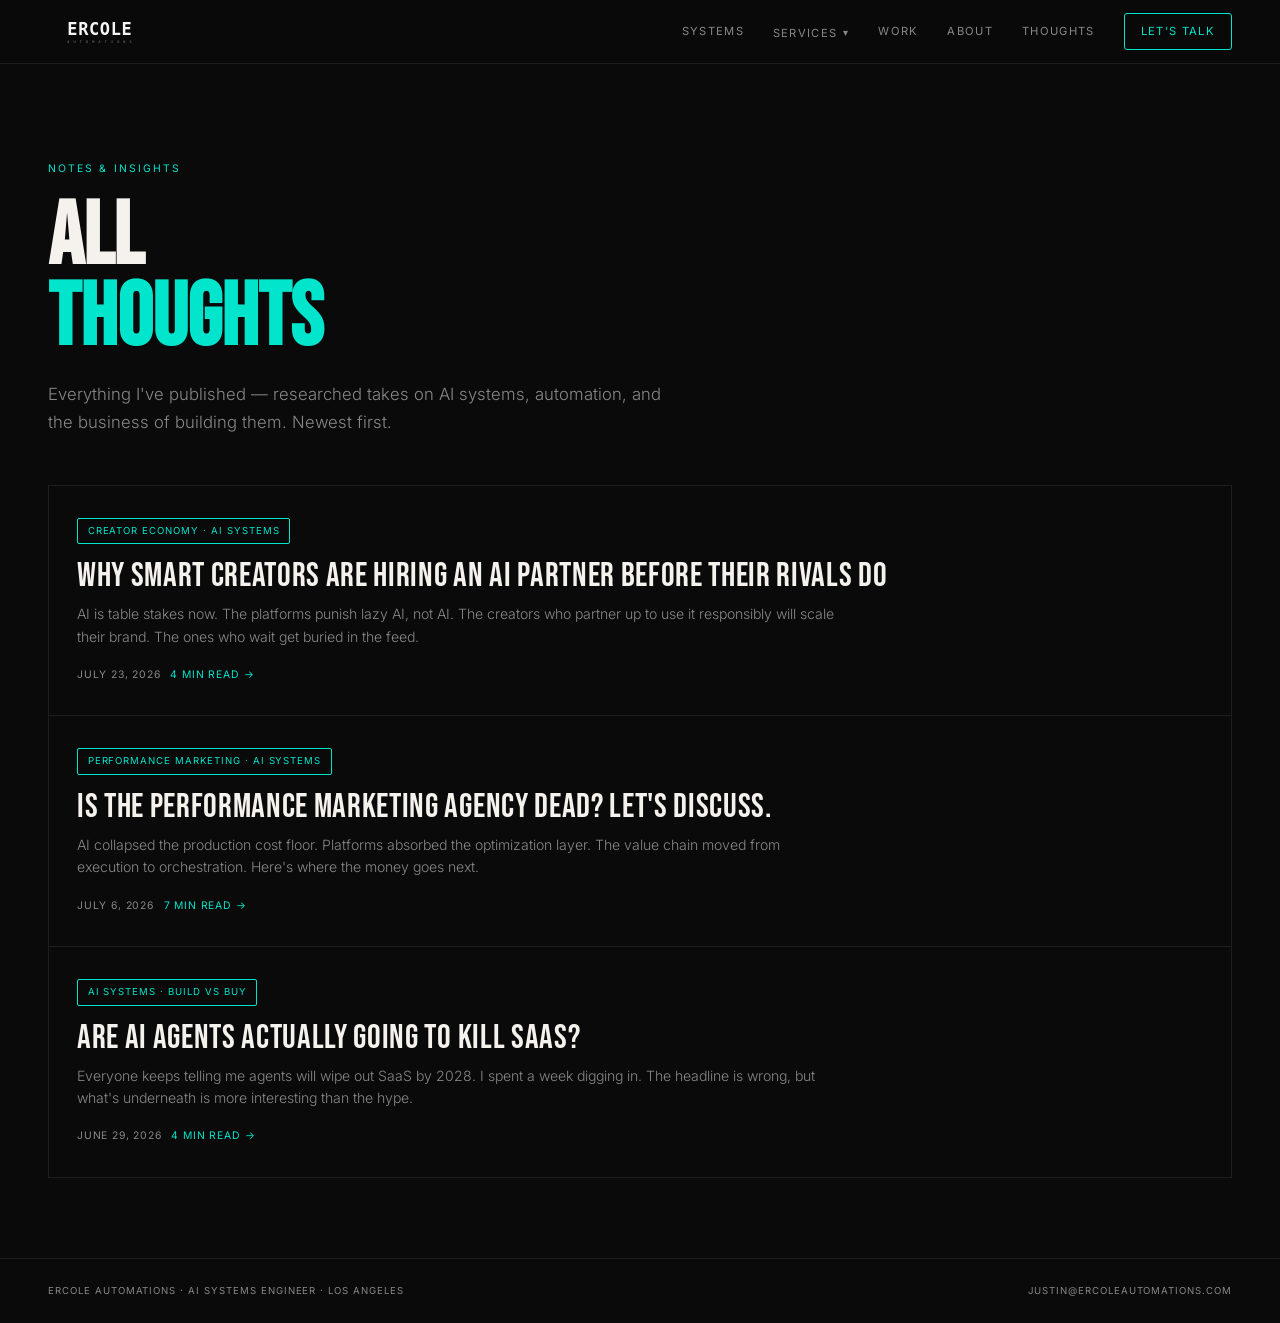
<file: thoughts/index.html>
<!DOCTYPE html>
<html lang="en">
<head>
<meta charset="UTF-8">
<meta name="viewport" content="width=device-width, initial-scale=1.0">
<title>Thoughts — Justin Ercole</title>
<meta name="description" content="Notes and insights from Justin Ercole on AI systems, automation, and the business of building them.">
<link rel="preconnect" href="https://fonts.googleapis.com">
<link rel="preconnect" href="https://fonts.gstatic.com" crossorigin>
<link href="https://fonts.googleapis.com/css2?family=Bebas+Neue&family=Inter:wght@300;400;500;600;700&display=swap" rel="stylesheet">
<style>
*,*::before,*::after{box-sizing:border-box;margin:0;padding:0}
:root{
  --bg:#0a0a0a;--card:#111;--card-hover:#141414;--text:#f5f2ed;--muted:#888;
  --accent:#00e5cc;--border:rgba(255,255,255,0.08);
  --bebas:'Bebas Neue',sans-serif;--inter:'Inter',sans-serif;
}
html{scroll-behavior:smooth}
body{background:var(--bg);color:var(--text);font-family:var(--inter);line-height:1.7;-webkit-font-smoothing:antialiased}

/* NAV (matches homepage) */
nav{display:flex;justify-content:space-between;align-items:center;padding:0 3rem;height:64px;border-bottom:0.5px solid var(--border);position:sticky;top:0;background:rgba(10,10,10,.92);backdrop-filter:blur(12px);-webkit-backdrop-filter:blur(12px);z-index:100}
.nav-logo{display:flex;align-items:center;text-decoration:none}
.nav-logo img{height:34px;width:auto;display:block}
.nav-links{display:flex;gap:1.8rem;align-items:center}
.nav-links a{font-size:.7rem;letter-spacing:.12em;text-transform:uppercase;color:var(--muted);text-decoration:none;transition:color .2s}
.nav-links a:hover{color:var(--text)}
.nav-cta{border:0.5px solid var(--accent);color:var(--accent)!important;padding:.5rem 1rem;border-radius:3px}
.nav-cta:hover{background:var(--accent);color:var(--bg)!important}
.nav-dropdown{position:relative}
.nav-dropdown-toggle{display:inline-flex;align-items:center;gap:.35rem;cursor:pointer}
.nav-dropdown .caret{font-size:.85em;transition:transform .2s}
.nav-dropdown:hover .caret{transform:rotate(180deg)}
.nav-dropdown::before{content:"";position:absolute;top:100%;left:-1rem;right:-1rem;height:14px}
.nav-dropdown-menu{position:absolute;top:100%;left:50%;transform:translateX(-50%) translateY(10px);min-width:215px;display:flex;flex-direction:column;background:var(--card);border:.5px solid var(--border);border-radius:6px;padding:.4rem;margin-top:12px;opacity:0;visibility:hidden;transition:opacity .2s,transform .2s;z-index:50}
.nav-dropdown:hover .nav-dropdown-menu,.nav-dropdown:focus-within .nav-dropdown-menu{opacity:1;visibility:visible;transform:translateX(-50%) translateY(0)}
.nav-dropdown-menu a{padding:.6rem .85rem;border-radius:4px;white-space:nowrap}
.nav-dropdown-menu a:hover{background:var(--card-hover);color:var(--accent)}
.nav-toggle{display:none;flex-direction:column;justify-content:center;gap:5px;background:none;border:0;cursor:pointer;padding:6px}
.nav-toggle span{display:block;width:22px;height:2px;background:var(--text);transition:transform .25s,opacity .25s}
.nav-toggle.open span:nth-child(1){transform:translateY(7px) rotate(45deg)}
.nav-toggle.open span:nth-child(2){opacity:0}
.nav-toggle.open span:nth-child(3){transform:translateY(-7px) rotate(-45deg)}

.page-hero{padding:6rem 3rem 3rem;max-width:1100px}
.eyebrow{font-size:.65rem;letter-spacing:.2em;text-transform:uppercase;color:var(--accent);margin-bottom:1.25rem}
.page-hero h1{font-family:var(--bebas);font-size:clamp(3rem,8vw,5.5rem);line-height:.92;margin-bottom:1.25rem}
.page-hero h1 span{color:var(--accent)}
.page-hero p{font-size:1.05rem;font-weight:300;color:var(--muted);max-width:620px}

/* Full-width stacked post rows */
.archive-wrap{padding:0 3rem 5rem}
.archive{display:flex;flex-direction:column;border:0.5px solid var(--border)}
.thought-card{display:flex;flex-direction:column;padding:2rem 1.75rem;border-bottom:0.5px solid var(--border);text-decoration:none;color:var(--text);transition:background .2s}
.thought-card:last-child{border-bottom:none}
.thought-card:hover{background:var(--card-hover)}
.thought-tag{align-self:flex-start;font-size:.6rem;letter-spacing:.1em;text-transform:uppercase;color:var(--accent);border:0.5px solid var(--accent);padding:.25rem .6rem;border-radius:2px;margin-bottom:1rem}
.thought-title{font-family:var(--bebas);font-size:2.1rem;line-height:1;letter-spacing:.02em;margin-bottom:.6rem}
.thought-excerpt{font-size:.88rem;font-weight:300;color:var(--muted);line-height:1.6;margin-bottom:1.1rem;max-width:760px}
.thought-meta{font-size:.65rem;letter-spacing:.08em;text-transform:uppercase;color:var(--muted);display:flex;align-items:center;gap:.6rem}
.thought-meta .read{color:var(--accent)}

footer{padding:1.5rem 3rem;border-top:0.5px solid var(--border);display:flex;justify-content:space-between;flex-wrap:wrap;gap:.5rem;font-size:.6rem;letter-spacing:.1em;text-transform:uppercase;color:var(--muted)}

@media(max-width:880px){
  nav{padding:0 1.5rem}
  .nav-toggle{display:flex}
  .nav-links{display:none;position:absolute;top:100%;left:0;right:0;flex-direction:column;align-items:flex-start;gap:1.1rem;background:rgba(10,10,10,0.98);backdrop-filter:blur(12px);-webkit-backdrop-filter:blur(12px);border-bottom:.5px solid var(--border);padding:1.5rem}
  .nav-links.open{display:flex}
  .nav-dropdown{width:100%}
  .nav-dropdown::before{display:none}
  .nav-dropdown .caret{display:none}
  .nav-dropdown-menu{position:static;opacity:1;visibility:visible;transform:none;border:none;background:transparent;padding:.6rem 0 0 1rem;margin-top:0;min-width:0}
  .nav-dropdown-menu a{padding:.4rem 0}
  .page-hero,.archive-wrap,footer{padding-left:1.5rem;padding-right:1.5rem}
}
</style>
</head>
<body>

  <nav>
    <a href="../index.html" class="nav-logo"><img src="../ercole-logo-animated.svg" alt="Ercole Automations" /></a>
    <button class="nav-toggle" id="navToggle" aria-label="Menu" aria-expanded="false"><span></span><span></span><span></span></button>
    <div class="nav-links" id="navLinks">
      <a href="../index.html#systems">Systems</a>
      <div class="nav-dropdown">
        <a href="#" class="nav-dropdown-toggle" onclick="return false;">Services <span class="caret">▾</span></a>
        <div class="nav-dropdown-menu">
          <a href="../services/content-creators.html">Content Creators</a>
          <a href="../services/ecommerce-dtc.html">eCommerce &amp; DTC</a>
          <a href="../services/agencies.html">Agencies</a>
          <a href="../services/what-i-do-best.html">What I Do Best</a>
        </div>
      </div>
      <a href="../index.html#work">Work</a>
      <a href="../index.html#about">About</a>
      <a href="../index.html#thoughts">Thoughts</a>
      <a href="../index.html#contact" class="nav-cta">Let's Talk</a>
    </div>
  </nav>

  <header class="page-hero">
    <div class="eyebrow">Notes &amp; Insights</div>
    <h1>ALL<br><span>THOUGHTS</span></h1>
    <p>Everything I've published — researched takes on AI systems, automation, and the business of building them. Newest first.</p>
  </header>

  <section class="archive-wrap">
    <!-- Newest first. Add every new post as the FIRST card here. -->
    <div class="archive">
      <a href="creators-ai-automation-partnership.html" class="thought-card">
        <span class="thought-tag">Creator Economy · AI Systems</span>
        <div class="thought-title">Why Smart Creators Are Hiring an AI Partner Before Their Rivals Do</div>
        <p class="thought-excerpt">AI is table stakes now. The platforms punish lazy AI, not AI. The creators who partner up to use it responsibly will scale their brand. The ones who wait get buried in the feed.</p>
        <div class="thought-meta"><span>July 23, 2026</span><span class="read">4 min read →</span></div>
      </a>
      <a href="future-of-performance-marketing-agencies-ai.html" class="thought-card">
        <span class="thought-tag">Performance Marketing · AI Systems</span>
        <div class="thought-title">Is the Performance Marketing Agency Dead? Let's Discuss.</div>
        <p class="thought-excerpt">AI collapsed the production cost floor. Platforms absorbed the optimization layer. The value chain moved from execution to orchestration. Here's where the money goes next.</p>
        <div class="thought-meta"><span>July 6, 2026</span><span class="read">7 min read →</span></div>
      </a>
      <a href="ai-agents-vs-saas.html" class="thought-card">
        <span class="thought-tag">AI Systems · Build vs Buy</span>
        <div class="thought-title">Are AI Agents Actually Going to Kill SaaS?</div>
        <p class="thought-excerpt">Everyone keeps telling me agents will wipe out SaaS by 2028. I spent a week digging in. The headline is wrong, but what's underneath is more interesting than the hype.</p>
        <div class="thought-meta"><span>June 29, 2026</span><span class="read">4 min read →</span></div>
      </a>
    </div>
  </section>

  <footer>
    <span>Ercole Automations · AI Systems Engineer · Los Angeles</span>
    <span>justin@ercoleautomations.com</span>
  </footer>

  <script>
    (function(){var t=document.getElementById('navToggle'),l=document.getElementById('navLinks');if(!t||!l)return;t.addEventListener('click',function(){var o=l.classList.toggle('open');t.classList.toggle('open',o);t.setAttribute('aria-expanded',o);});l.querySelectorAll('a:not(.nav-dropdown-toggle)').forEach(function(a){a.addEventListener('click',function(){l.classList.remove('open');t.classList.remove('open');t.setAttribute('aria-expanded','false');});});})();
  </script>

</body>
</html>
</file>
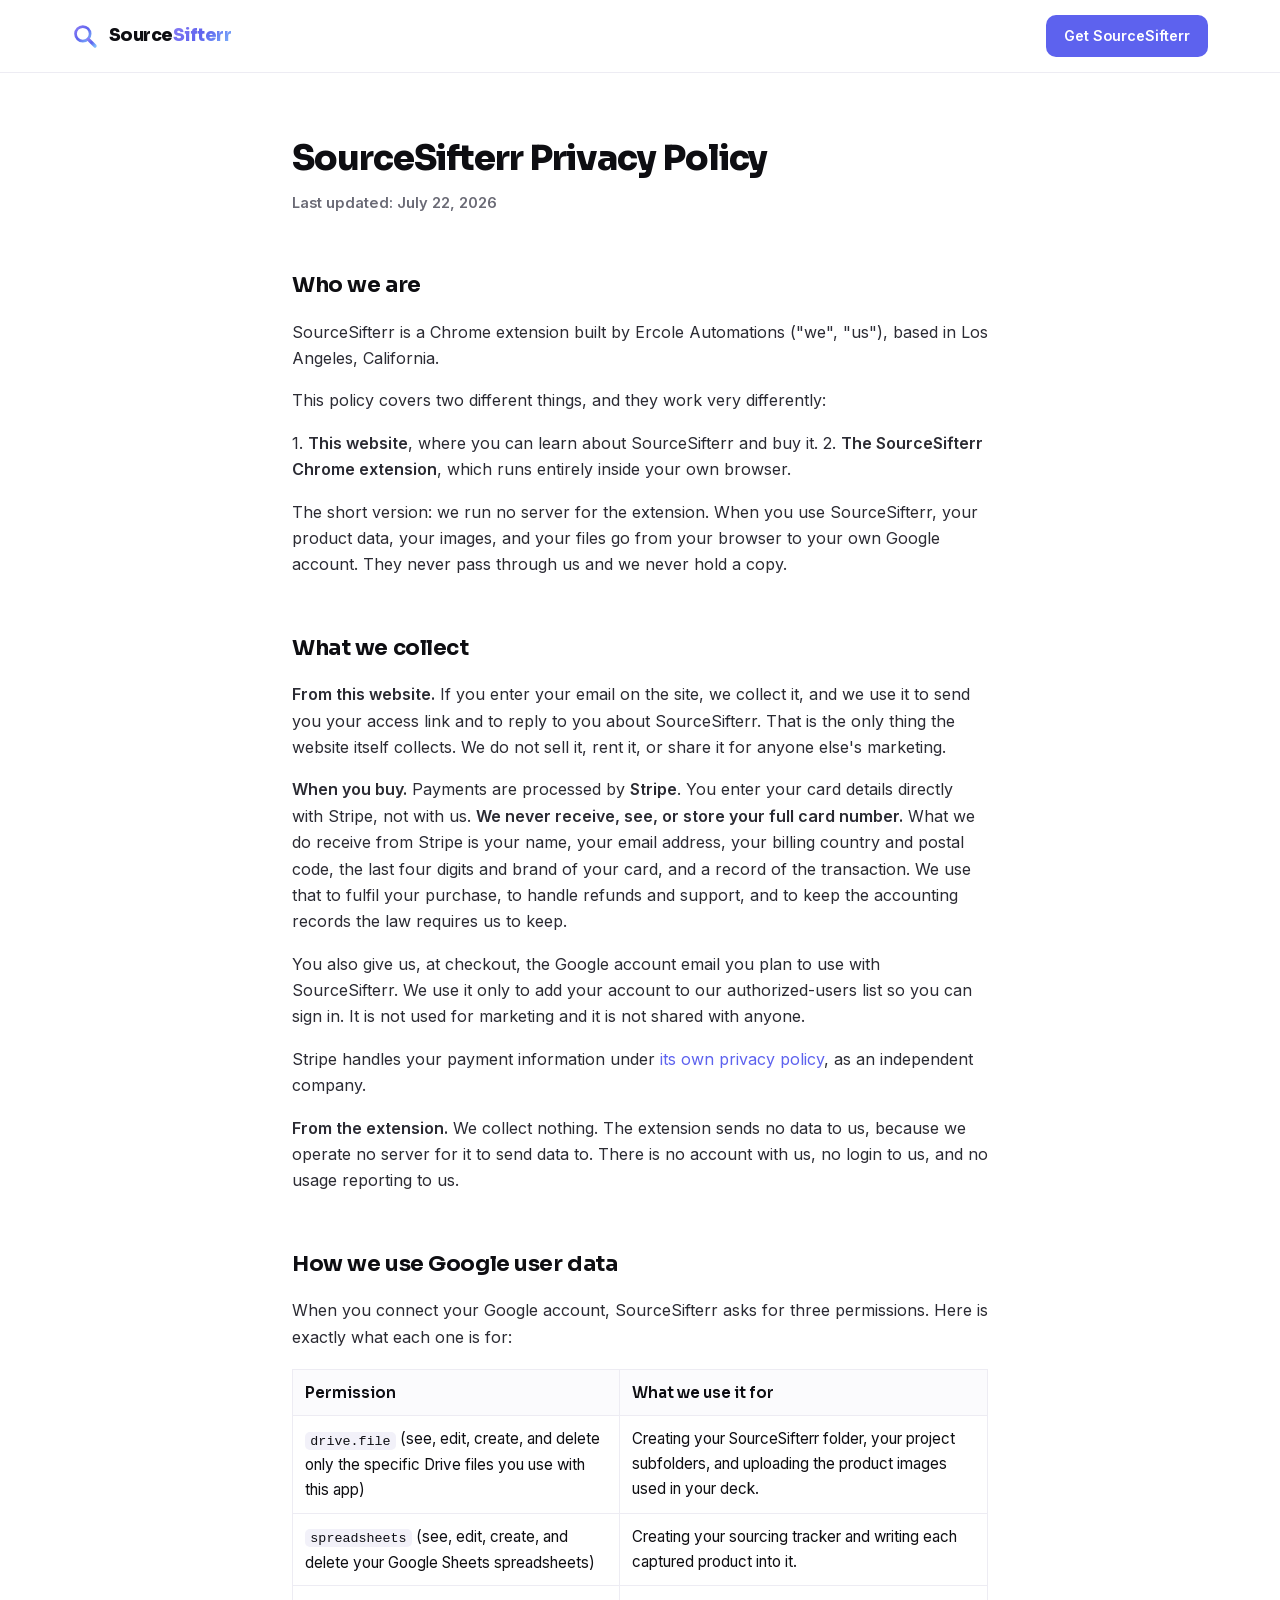
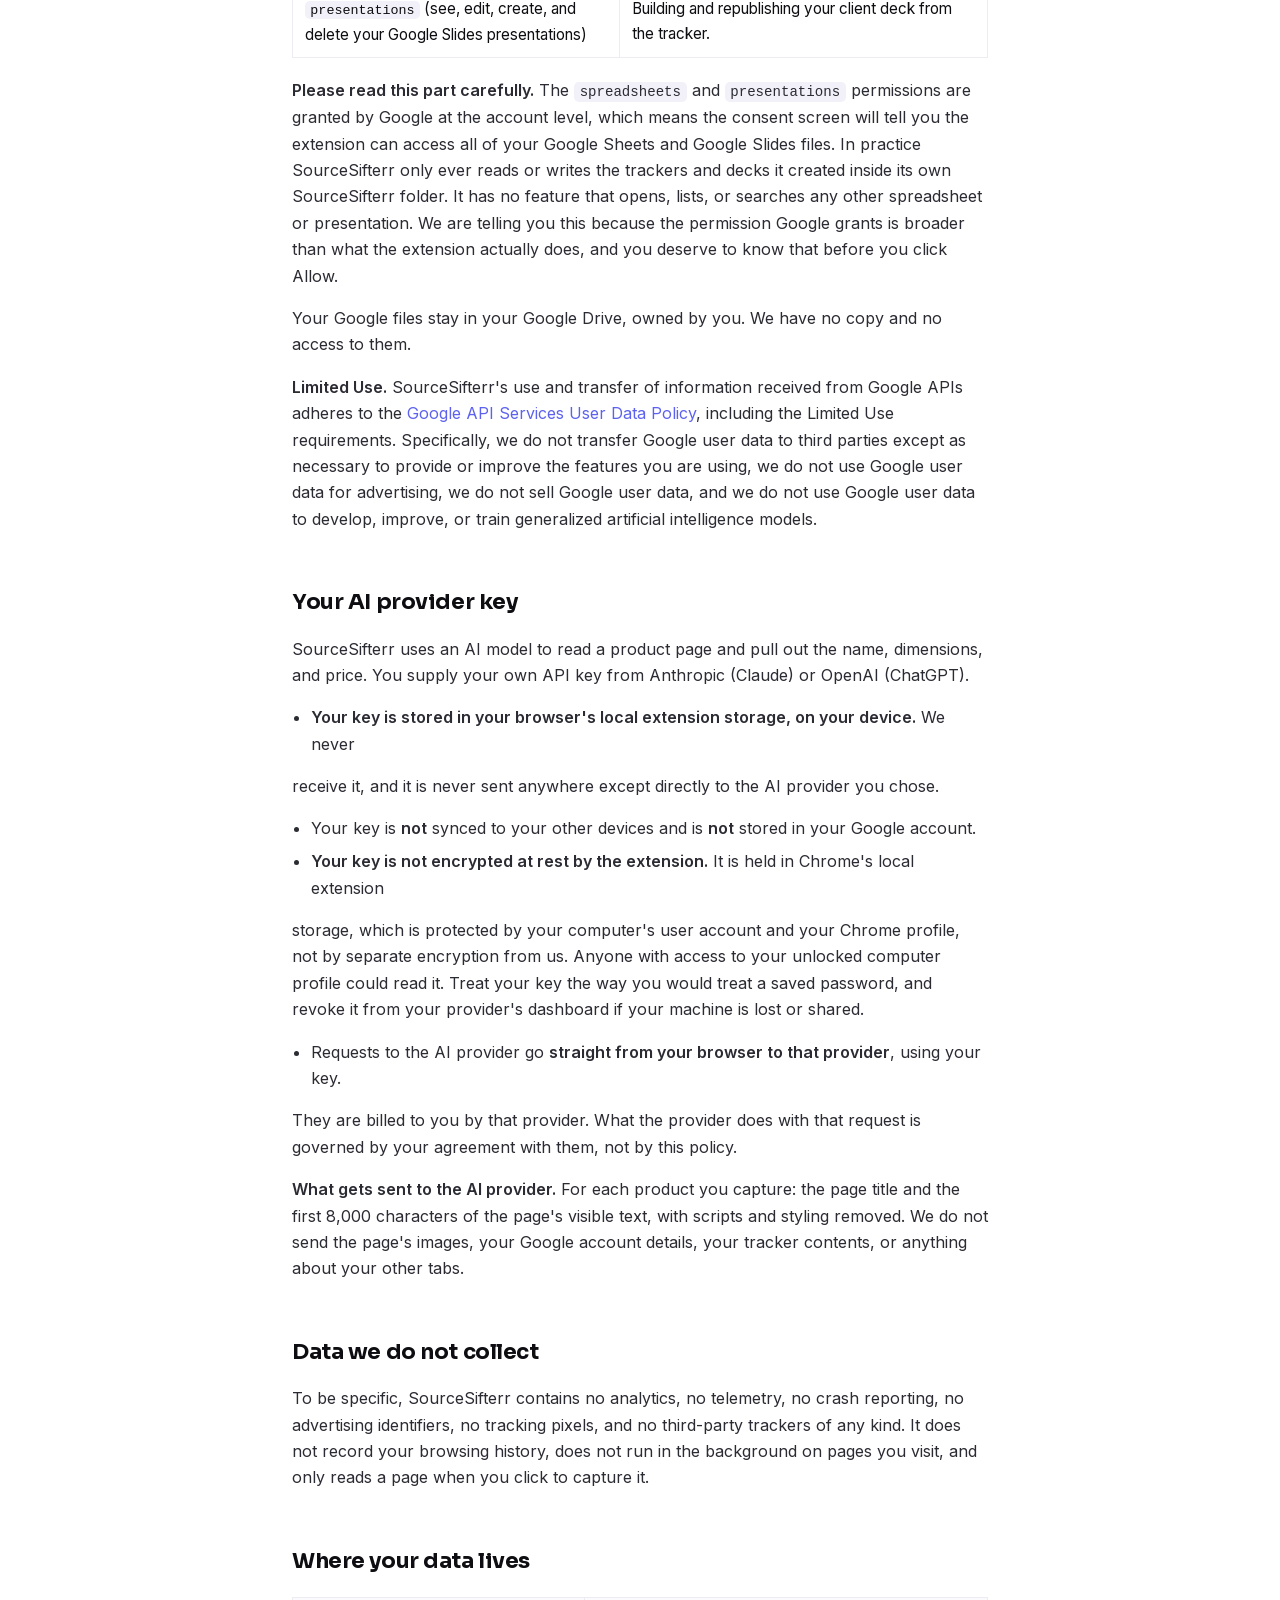
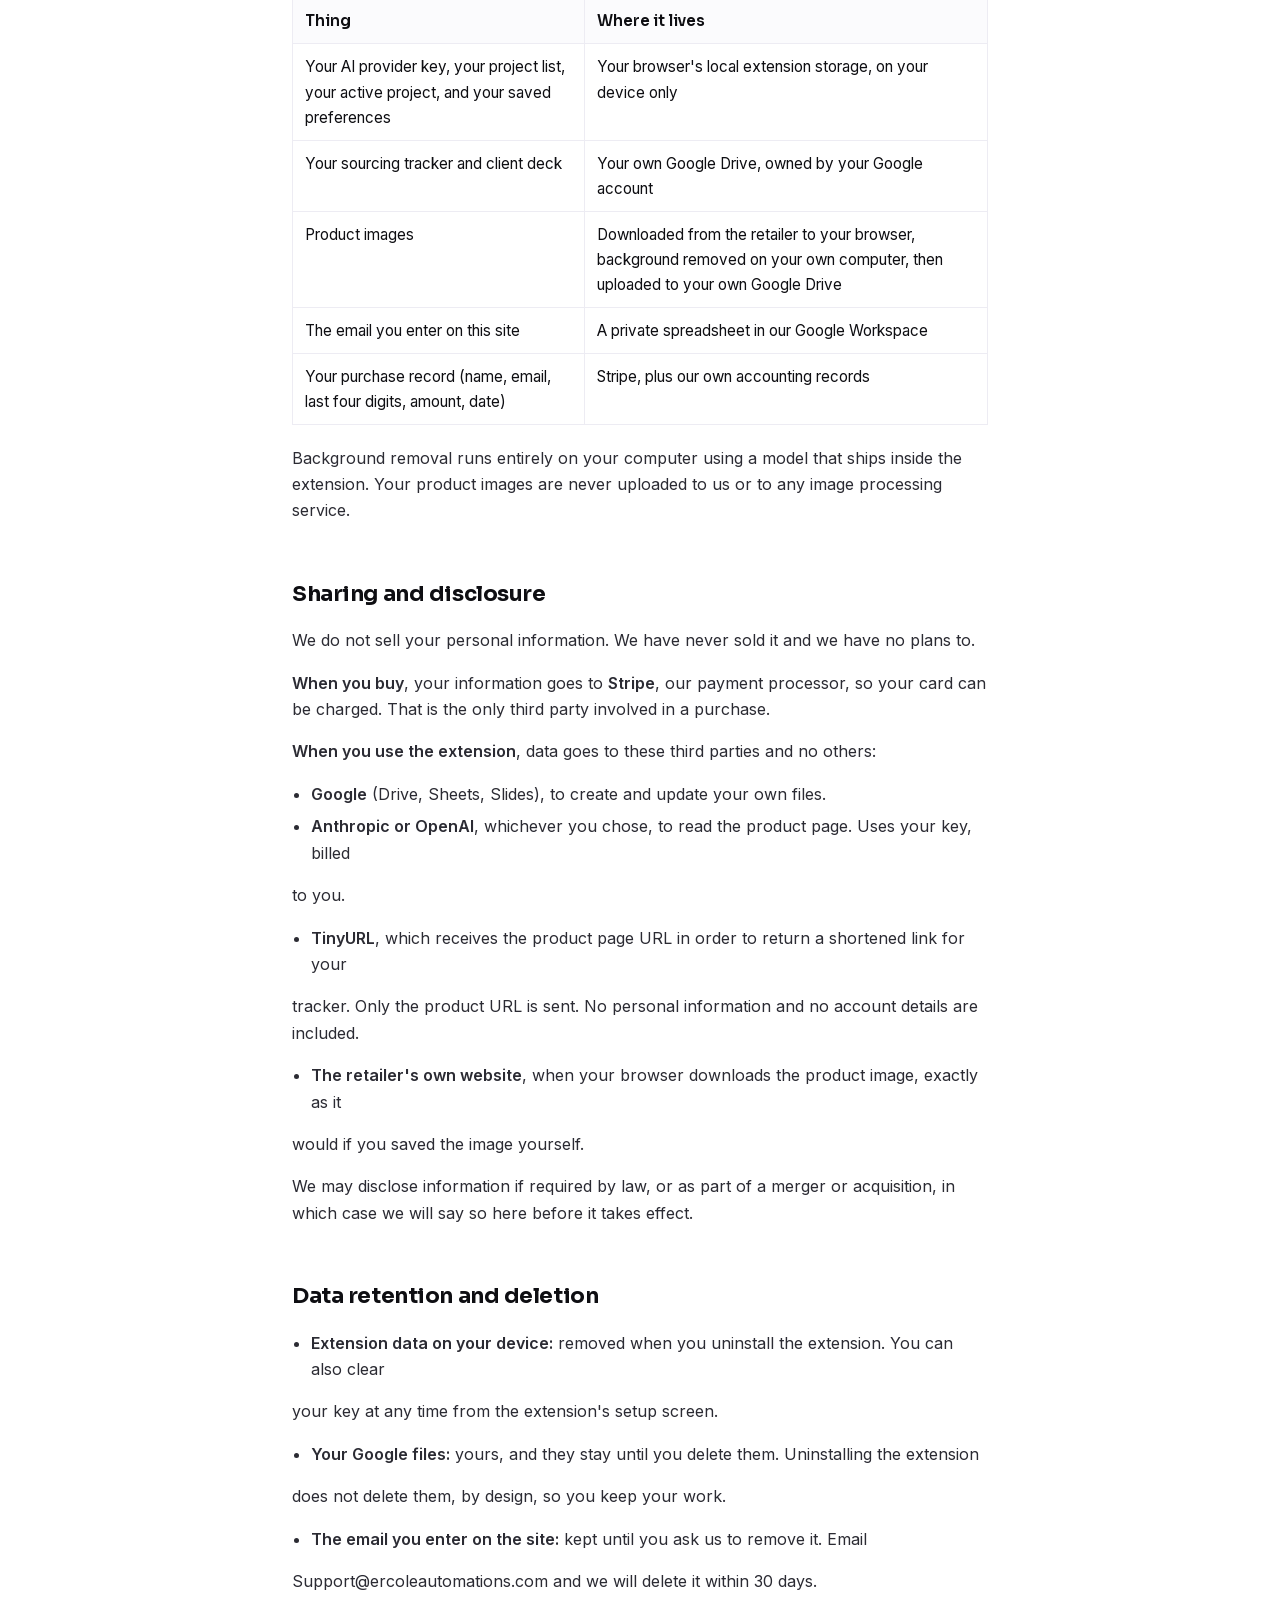
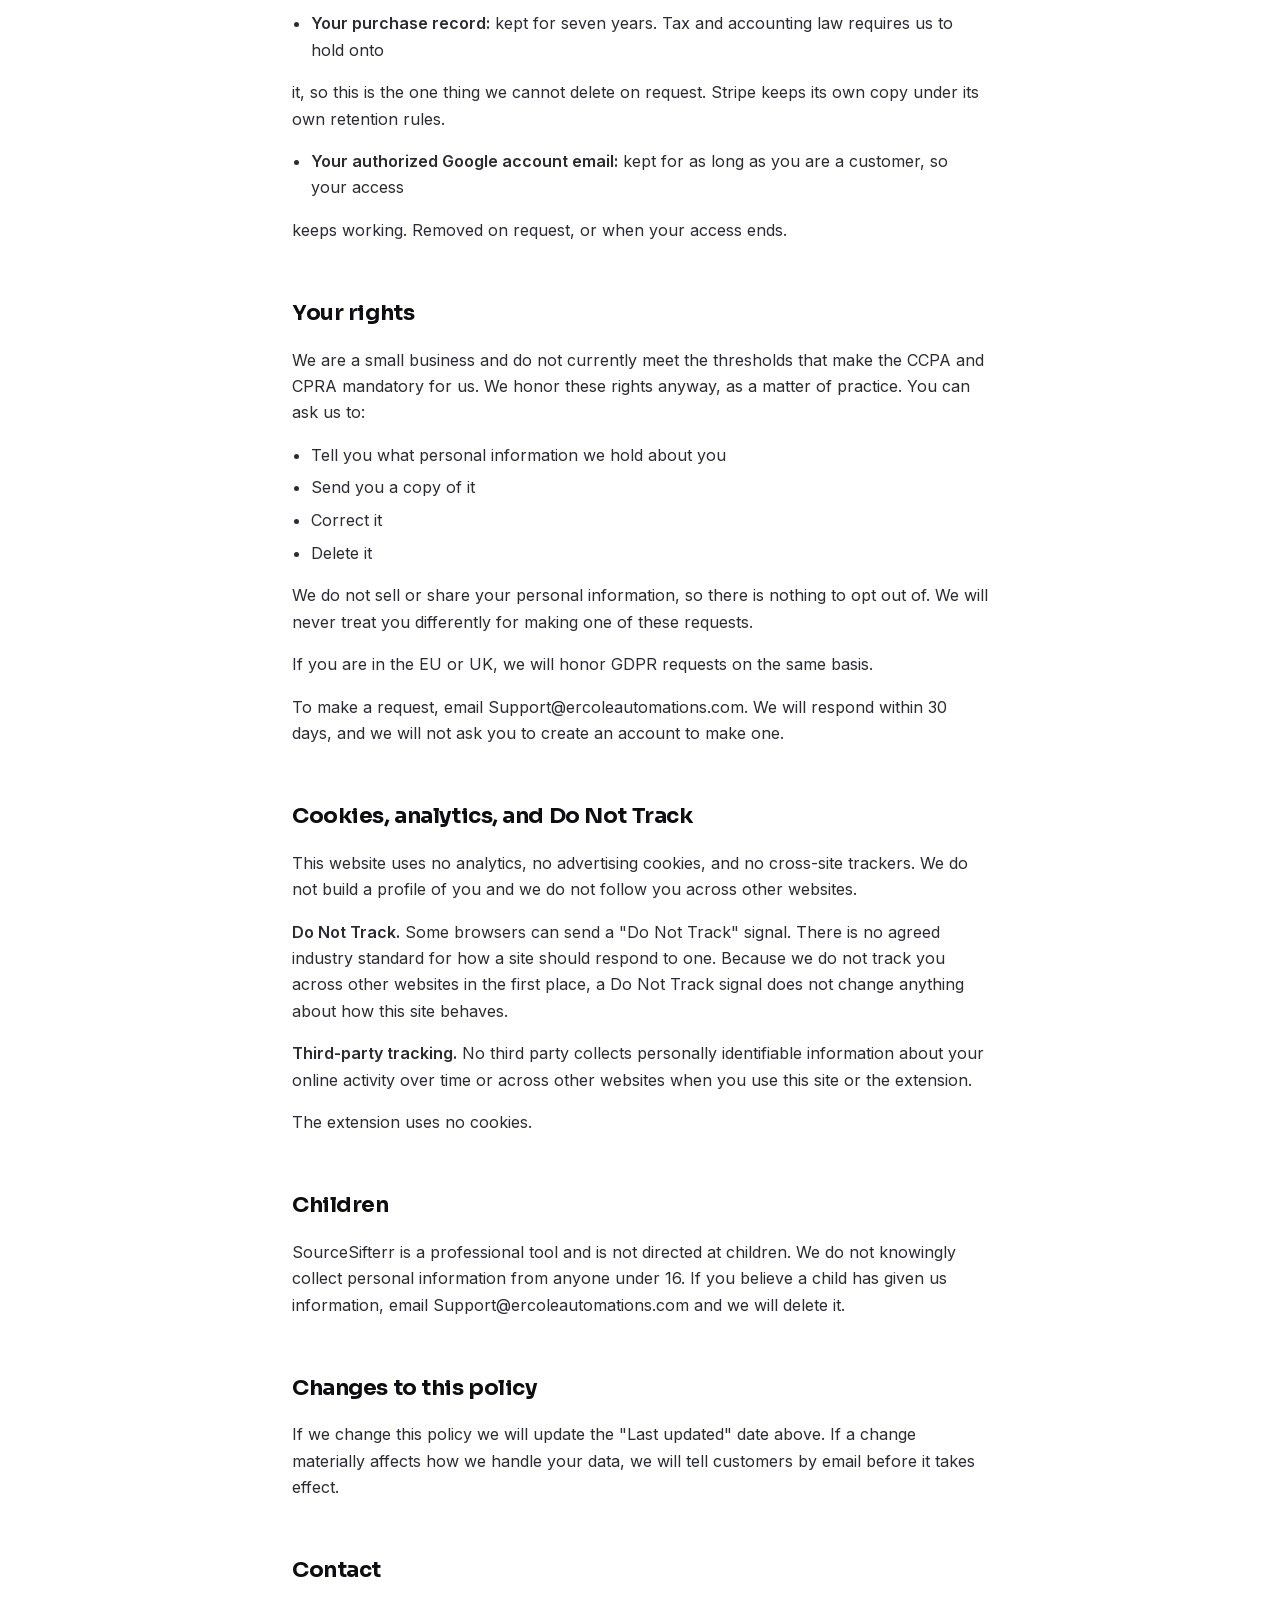
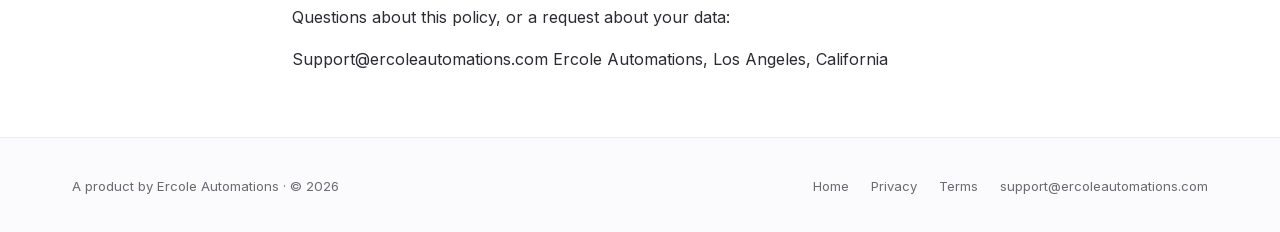
<file: sourcesifterr/privacy/index.html>
<!DOCTYPE html>
<html lang="en"><head>
<meta charset="utf-8"><meta name="viewport" content="width=device-width, initial-scale=1">
<title>Privacy Policy &middot; SourceSifterr</title>
<link rel="canonical" href="https://www.ercoleautomations.com/sourcesifterr/privacy/" />
<meta property="og:type" content="website" />
<meta property="og:title" content="SourceSifterr Privacy Policy" />
<meta property="og:description" content="How SourceSifterr handles your data. The extension runs entirely in your browser, your product data goes to your own Google account, and we never hold a copy." />
<meta property="og:url" content="https://www.ercoleautomations.com/sourcesifterr/privacy/" />
<meta property="og:image" content="https://www.ercoleautomations.com/sourcesifterr/og-sourcesifterr.png" />
<meta property="og:image:width" content="1200" />
<meta property="og:image:height" content="630" />
<meta property="og:site_name" content="SourceSifterr" />
<meta name="twitter:card" content="summary_large_image" />
<meta name="twitter:title" content="SourceSifterr Privacy Policy" />
<meta name="twitter:description" content="How SourceSifterr handles your data. It runs entirely in your browser and we never hold a copy." />
<meta name="twitter:image" content="https://www.ercoleautomations.com/sourcesifterr/og-sourcesifterr.png" />
<link rel="stylesheet" href="/sourcesifterr/fonts.css">
<style>:root{--accent:#5D62EE;--ink:#0E0E12;--muted:#6a6a75;--border:#EDECF3;--soft:#FBFBFD}
*{box-sizing:border-box}body{margin:0;background:#fff;color:var(--ink);font-family:'Inter',system-ui,sans-serif;line-height:1.65;-webkit-font-smoothing:antialiased}
a{color:var(--accent);text-decoration:none}a:hover{text-decoration:underline}
header.nav{position:sticky;top:0;background:rgba(255,255,255,.9);backdrop-filter:blur(8px);border-bottom:1px solid var(--border);z-index:10}
header.nav .wrap{max-width:1200px;margin:0 auto;padding:15px 32px;display:flex;align-items:center;justify-content:space-between}
.brand{display:flex;align-items:center;gap:11px;font-family:'Sora',sans-serif;font-weight:800;font-size:1.1rem;letter-spacing:-.03em;color:var(--ink)}
.brand .g{background:linear-gradient(135deg,#8B7DF4,#5D62EE,#7DB8FC);-webkit-background-clip:text;background-clip:text;color:transparent}
.btn{display:inline-block;background:var(--accent);color:#fff;padding:9px 18px;border-radius:10px;font-size:.9rem;font-weight:600}.btn:hover{text-decoration:none;opacity:.92}
main{max-width:760px;margin:0 auto;padding:56px 32px 48px}
main h1{font-family:'Sora',sans-serif;font-weight:800;font-size:2.2rem;letter-spacing:-.03em;margin:0 0 4px}
main h2{font-family:'Sora',sans-serif;font-weight:700;font-size:1.35rem;letter-spacing:-.02em;margin:2.4em 0 .55em}
main h3{font-family:'Sora',sans-serif;font-weight:600;font-size:1.06rem;margin:1.7em 0 .45em}
main p,main li{font-size:1rem;color:#2b2b33}main .updated{color:var(--muted);font-size:.92rem;margin:0 0 2.2em}
main ul{padding-left:1.2em}main li{margin:.4em 0}
main code{background:#f2f1f9;padding:.12em .4em;border-radius:5px;font-size:.88em;font-family:ui-monospace,Menlo,monospace;word-break:break-word}
.tw{overflow-x:auto;margin:1.2em 0}main table{border-collapse:collapse;width:100%;font-size:.95rem}
main th,main td{border:1px solid var(--border);padding:10px 12px;text-align:left;vertical-align:top}
main th{background:var(--soft);font-family:'Sora',sans-serif;font-weight:600}
main hr{border:none;border-top:1px solid var(--border);margin:2em 0}
footer{border-top:1px solid var(--border);background:var(--soft)}
footer .wrap{max-width:1200px;margin:0 auto;padding:38px 32px;display:flex;flex-wrap:wrap;gap:18px;align-items:center;justify-content:space-between;color:var(--muted);font-size:.82rem}
footer a{color:var(--muted)}footer .links{display:flex;flex-wrap:wrap;gap:22px}
@media(max-width:600px){main{padding:40px 22px}main h1{font-size:1.8rem}}</style>
</head><body>
<header class="nav"><div class="wrap">
<a class="brand" href="/sourcesifterr"><svg viewBox="0 0 48 48" width="26" height="26" aria-hidden="true"><defs><linearGradient id="ssg" x1="0" y1="0" x2="1" y2="1"><stop offset="0" stop-color="#8B7DF4"/><stop offset=".5" stop-color="#5D62EE"/><stop offset="1" stop-color="#7DB8FC"/></linearGradient></defs><circle cx="20" cy="20" r="13.5" fill="none" stroke="url(#ssg)" stroke-width="5"/><line x1="30" y1="30" x2="42.5" y2="42.5" stroke="url(#ssg)" stroke-width="6" stroke-linecap="round"/></svg><span>Source<span class="g">Sifterr</span></span></a>
<a class="btn" href="/sourcesifterr">Get SourceSifterr</a>
</div></header>
<main>
<h1>SourceSifterr Privacy Policy</h1>
<p class="updated"><strong>Last updated: July 22, 2026</strong></p>
<h2>Who we are</h2>
<p>SourceSifterr is a Chrome extension built by Ercole Automations ("we", "us"), based in Los Angeles, California.</p>
<p>This policy covers two different things, and they work very differently:</p>
<p>1. <strong>This website</strong>, where you can learn about SourceSifterr and buy it. 2. <strong>The SourceSifterr Chrome extension</strong>, which runs entirely inside your own browser.</p>
<p>The short version: we run no server for the extension. When you use SourceSifterr, your product data, your images, and your files go from your browser to your own Google account. They never pass through us and we never hold a copy.</p>
<h2>What we collect</h2>
<p><strong>From this website.</strong> If you enter your email on the site, we collect it, and we use it to send you your access link and to reply to you about SourceSifterr. That is the only thing the website itself collects. We do not sell it, rent it, or share it for anyone else's marketing.</p>
<p><strong>When you buy.</strong> Payments are processed by <strong>Stripe</strong>. You enter your card details directly with Stripe, not with us. <strong>We never receive, see, or store your full card number.</strong> What we do receive from Stripe is your name, your email address, your billing country and postal code, the last four digits and brand of your card, and a record of the transaction. We use that to fulfil your purchase, to handle refunds and support, and to keep the accounting records the law requires us to keep.</p>
<p>You also give us, at checkout, the Google account email you plan to use with SourceSifterr. We use it only to add your account to our authorized-users list so you can sign in. It is not used for marketing and it is not shared with anyone.</p>
<p>Stripe handles your payment information under <a href="https://stripe.com/privacy">its own privacy policy</a>, as an independent company.</p>
<p><strong>From the extension.</strong> We collect nothing. The extension sends no data to us, because we operate no server for it to send data to. There is no account with us, no login to us, and no usage reporting to us.</p>
<h2>How we use Google user data</h2>
<p>When you connect your Google account, SourceSifterr asks for three permissions. Here is exactly what each one is for:</p>
<div class="tw"><table><thead><tr><th>Permission</th><th>What we use it for</th></tr></thead><tbody><tr><td><code>drive.file</code> (see, edit, create, and delete only the specific Drive files you use with this app)</td><td>Creating your SourceSifterr folder, your project subfolders, and uploading the product images used in your deck.</td></tr><tr><td><code>spreadsheets</code> (see, edit, create, and delete your Google Sheets spreadsheets)</td><td>Creating your sourcing tracker and writing each captured product into it.</td></tr><tr><td><code>presentations</code> (see, edit, create, and delete your Google Slides presentations)</td><td>Building and republishing your client deck from the tracker.</td></tr></tbody></table></div>
<p><strong>Please read this part carefully.</strong> The <code>spreadsheets</code> and <code>presentations</code> permissions are granted by Google at the account level, which means the consent screen will tell you the extension can access all of your Google Sheets and Google Slides files. In practice SourceSifterr only ever reads or writes the trackers and decks it created inside its own SourceSifterr folder. It has no feature that opens, lists, or searches any other spreadsheet or presentation. We are telling you this because the permission Google grants is broader than what the extension actually does, and you deserve to know that before you click Allow.</p>
<p>Your Google files stay in your Google Drive, owned by you. We have no copy and no access to them.</p>
<p><strong>Limited Use.</strong> SourceSifterr's use and transfer of information received from Google APIs adheres to the <a href="https://developers.google.com/terms/api-services-user-data-policy">Google API Services User Data Policy</a>, including the Limited Use requirements. Specifically, we do not transfer Google user data to third parties except as necessary to provide or improve the features you are using, we do not use Google user data for advertising, we do not sell Google user data, and we do not use Google user data to develop, improve, or train generalized artificial intelligence models.</p>
<h2>Your AI provider key</h2>
<p>SourceSifterr uses an AI model to read a product page and pull out the name, dimensions, and price. You supply your own API key from Anthropic (Claude) or OpenAI (ChatGPT).</p>
<ul><li><strong>Your key is stored in your browser's local extension storage, on your device.</strong> We never</li></ul>
<p>receive it, and it is never sent anywhere except directly to the AI provider you chose.</p>
<ul><li>Your key is <strong>not</strong> synced to your other devices and is <strong>not</strong> stored in your Google account.</li><li><strong>Your key is not encrypted at rest by the extension.</strong> It is held in Chrome's local extension</li></ul>
<p>storage, which is protected by your computer's user account and your Chrome profile, not by separate encryption from us. Anyone with access to your unlocked computer profile could read it. Treat your key the way you would treat a saved password, and revoke it from your provider's dashboard if your machine is lost or shared.</p>
<ul><li>Requests to the AI provider go <strong>straight from your browser to that provider</strong>, using your key.</li></ul>
<p>They are billed to you by that provider. What the provider does with that request is governed by your agreement with them, not by this policy.</p>
<p><strong>What gets sent to the AI provider.</strong> For each product you capture: the page title and the first 8,000 characters of the page's visible text, with scripts and styling removed. We do not send the page's images, your Google account details, your tracker contents, or anything about your other tabs.</p>
<h2>Data we do not collect</h2>
<p>To be specific, SourceSifterr contains no analytics, no telemetry, no crash reporting, no advertising identifiers, no tracking pixels, and no third-party trackers of any kind. It does not record your browsing history, does not run in the background on pages you visit, and only reads a page when you click to capture it.</p>
<h2>Where your data lives</h2>
<div class="tw"><table><thead><tr><th>Thing</th><th>Where it lives</th></tr></thead><tbody><tr><td>Your AI provider key, your project list, your active project, and your saved preferences</td><td>Your browser's local extension storage, on your device only</td></tr><tr><td>Your sourcing tracker and client deck</td><td>Your own Google Drive, owned by your Google account</td></tr><tr><td>Product images</td><td>Downloaded from the retailer to your browser, background removed on your own computer, then uploaded to your own Google Drive</td></tr><tr><td>The email you enter on this site</td><td>A private spreadsheet in our Google Workspace</td></tr><tr><td>Your purchase record (name, email, last four digits, amount, date)</td><td>Stripe, plus our own accounting records</td></tr></tbody></table></div>
<p>Background removal runs entirely on your computer using a model that ships inside the extension. Your product images are never uploaded to us or to any image processing service.</p>
<h2>Sharing and disclosure</h2>
<p>We do not sell your personal information. We have never sold it and we have no plans to.</p>
<p><strong>When you buy</strong>, your information goes to <strong>Stripe</strong>, our payment processor, so your card can be charged. That is the only third party involved in a purchase.</p>
<p><strong>When you use the extension</strong>, data goes to these third parties and no others:</p>
<ul><li><strong>Google</strong> (Drive, Sheets, Slides), to create and update your own files.</li><li><strong>Anthropic or OpenAI</strong>, whichever you chose, to read the product page. Uses your key, billed</li></ul>
<p>to you.</p>
<ul><li><strong>TinyURL</strong>, which receives the product page URL in order to return a shortened link for your</li></ul>
<p>tracker. Only the product URL is sent. No personal information and no account details are included.</p>
<ul><li><strong>The retailer's own website</strong>, when your browser downloads the product image, exactly as it</li></ul>
<p>would if you saved the image yourself.</p>
<p>We may disclose information if required by law, or as part of a merger or acquisition, in which case we will say so here before it takes effect.</p>
<h2>Data retention and deletion</h2>
<ul><li><strong>Extension data on your device:</strong> removed when you uninstall the extension. You can also clear</li></ul>
<p>your key at any time from the extension's setup screen.</p>
<ul><li><strong>Your Google files:</strong> yours, and they stay until you delete them. Uninstalling the extension</li></ul>
<p>does not delete them, by design, so you keep your work.</p>
<ul><li><strong>The email you enter on the site:</strong> kept until you ask us to remove it. Email</li></ul>
<p>Support@ercoleautomations.com and we will delete it within 30 days.</p>
<ul><li><strong>Your purchase record:</strong> kept for seven years. Tax and accounting law requires us to hold onto</li></ul>
<p>it, so this is the one thing we cannot delete on request. Stripe keeps its own copy under its own retention rules.</p>
<ul><li><strong>Your authorized Google account email:</strong> kept for as long as you are a customer, so your access</li></ul>
<p>keeps working. Removed on request, or when your access ends.</p>
<h2>Your rights</h2>
<p>We are a small business and do not currently meet the thresholds that make the CCPA and CPRA mandatory for us. We honor these rights anyway, as a matter of practice. You can ask us to:</p>
<ul><li>Tell you what personal information we hold about you</li><li>Send you a copy of it</li><li>Correct it</li><li>Delete it</li></ul>
<p>We do not sell or share your personal information, so there is nothing to opt out of. We will never treat you differently for making one of these requests.</p>
<p>If you are in the EU or UK, we will honor GDPR requests on the same basis.</p>
<p>To make a request, email Support@ercoleautomations.com. We will respond within 30 days, and we will not ask you to create an account to make one.</p>
<h2>Cookies, analytics, and Do Not Track</h2>
<p>This website uses no analytics, no advertising cookies, and no cross-site trackers. We do not build a profile of you and we do not follow you across other websites.</p>
<p><strong>Do Not Track.</strong> Some browsers can send a "Do Not Track" signal. There is no agreed industry standard for how a site should respond to one. Because we do not track you across other websites in the first place, a Do Not Track signal does not change anything about how this site behaves.</p>
<p><strong>Third-party tracking.</strong> No third party collects personally identifiable information about your online activity over time or across other websites when you use this site or the extension.</p>
<p>The extension uses no cookies.</p>
<h2>Children</h2>
<p>SourceSifterr is a professional tool and is not directed at children. We do not knowingly collect personal information from anyone under 16. If you believe a child has given us information, email Support@ercoleautomations.com and we will delete it.</p>
<h2>Changes to this policy</h2>
<p>If we change this policy we will update the "Last updated" date above. If a change materially affects how we handle your data, we will tell customers by email before it takes effect.</p>
<h2>Contact</h2>
<p>Questions about this policy, or a request about your data:</p>
<p>Support@ercoleautomations.com Ercole Automations, Los Angeles, California</p>
</main>
<footer><div class="wrap">
<div>A product by Ercole Automations &middot; &copy; 2026</div>
<div class="links"><a href="/sourcesifterr">Home</a><a href="/sourcesifterr/privacy">Privacy</a><a href="/sourcesifterr/terms">Terms</a><a href="mailto:support@ercoleautomations.com">support@ercoleautomations.com</a></div>
</div></footer>
</body></html>
</file>
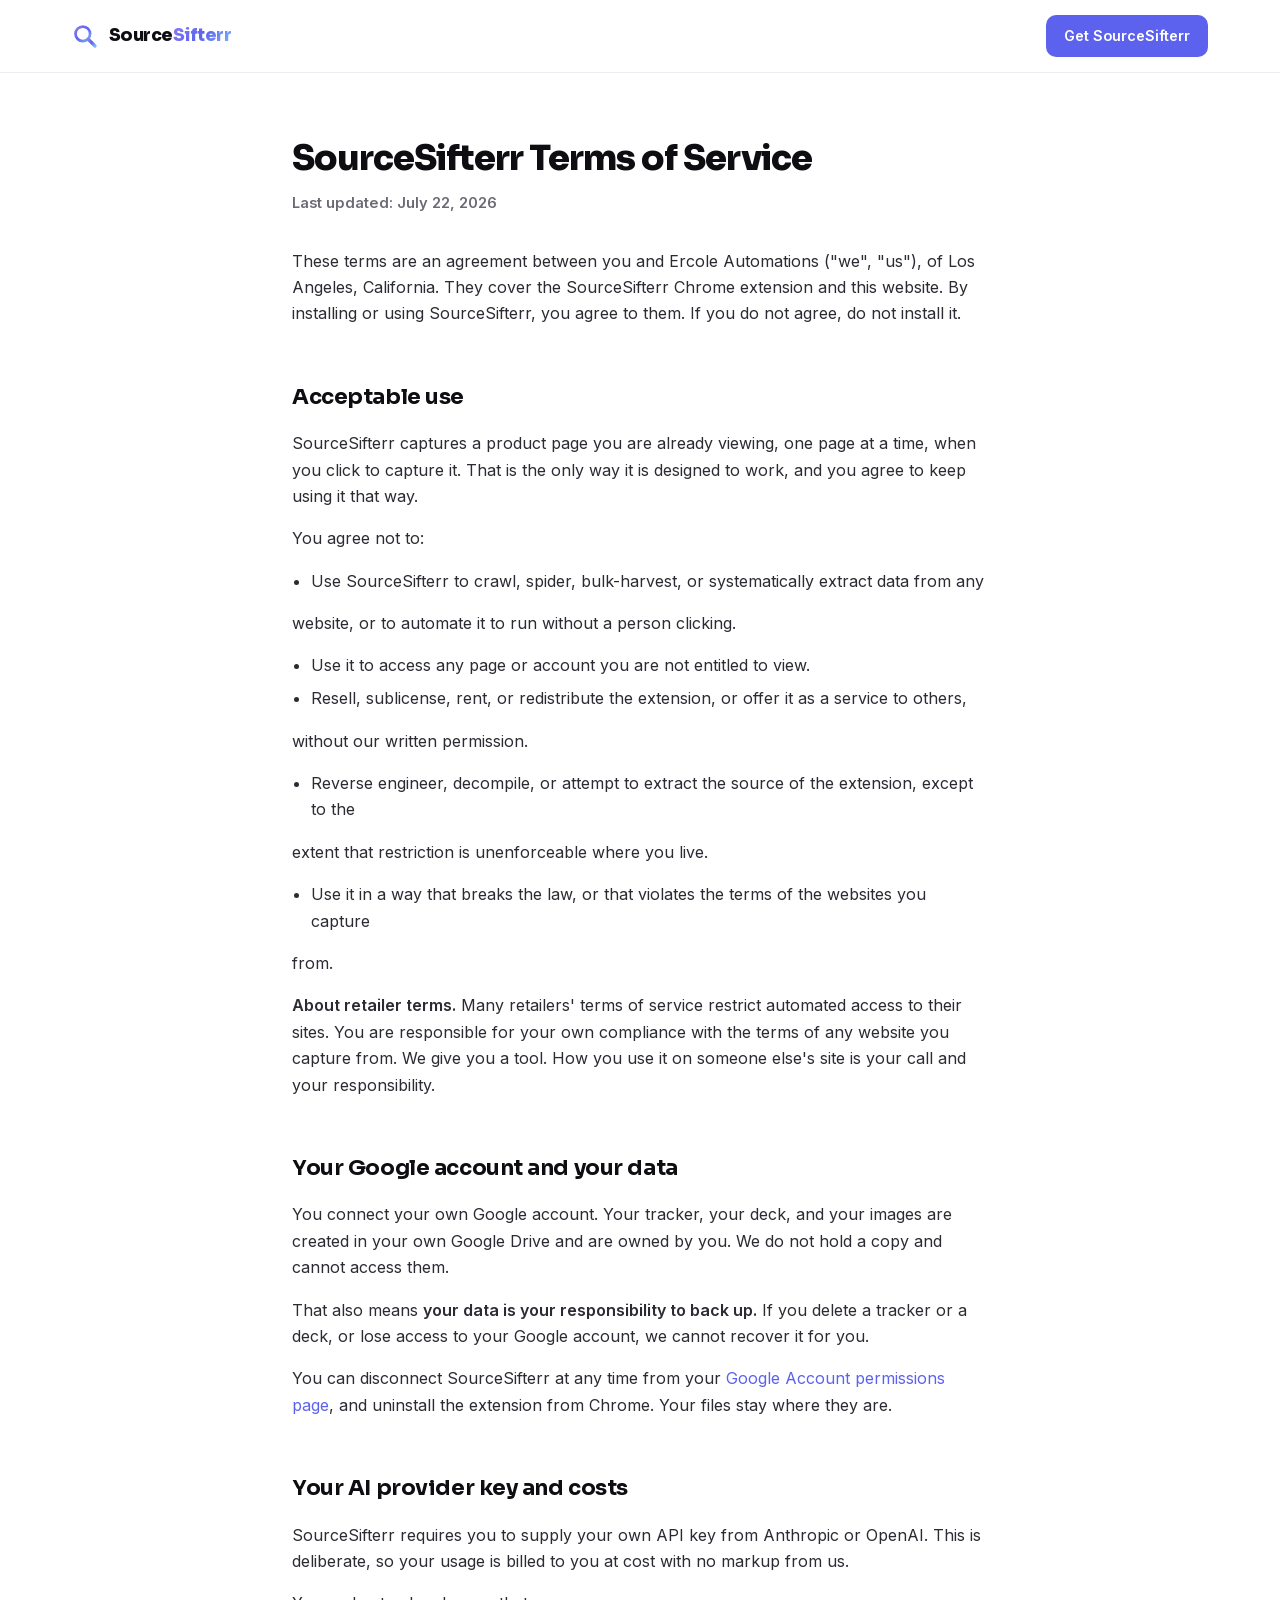
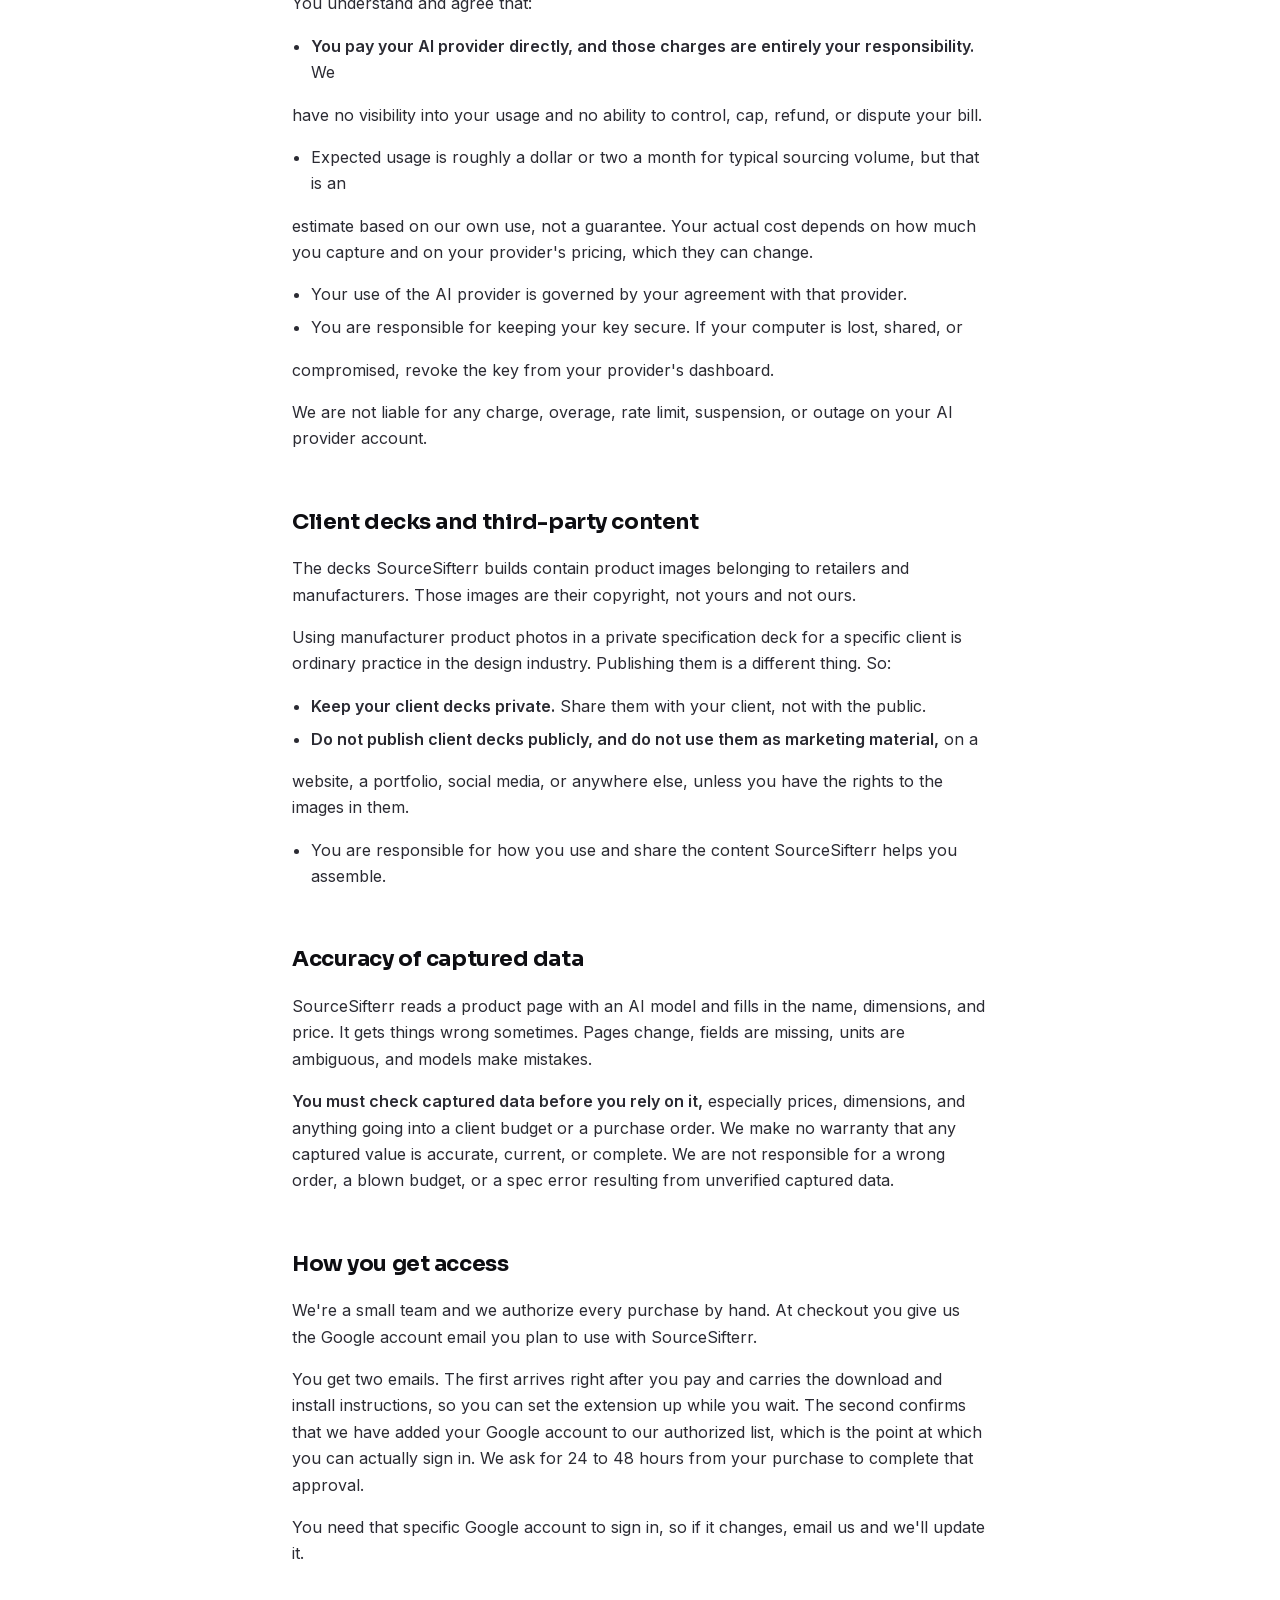
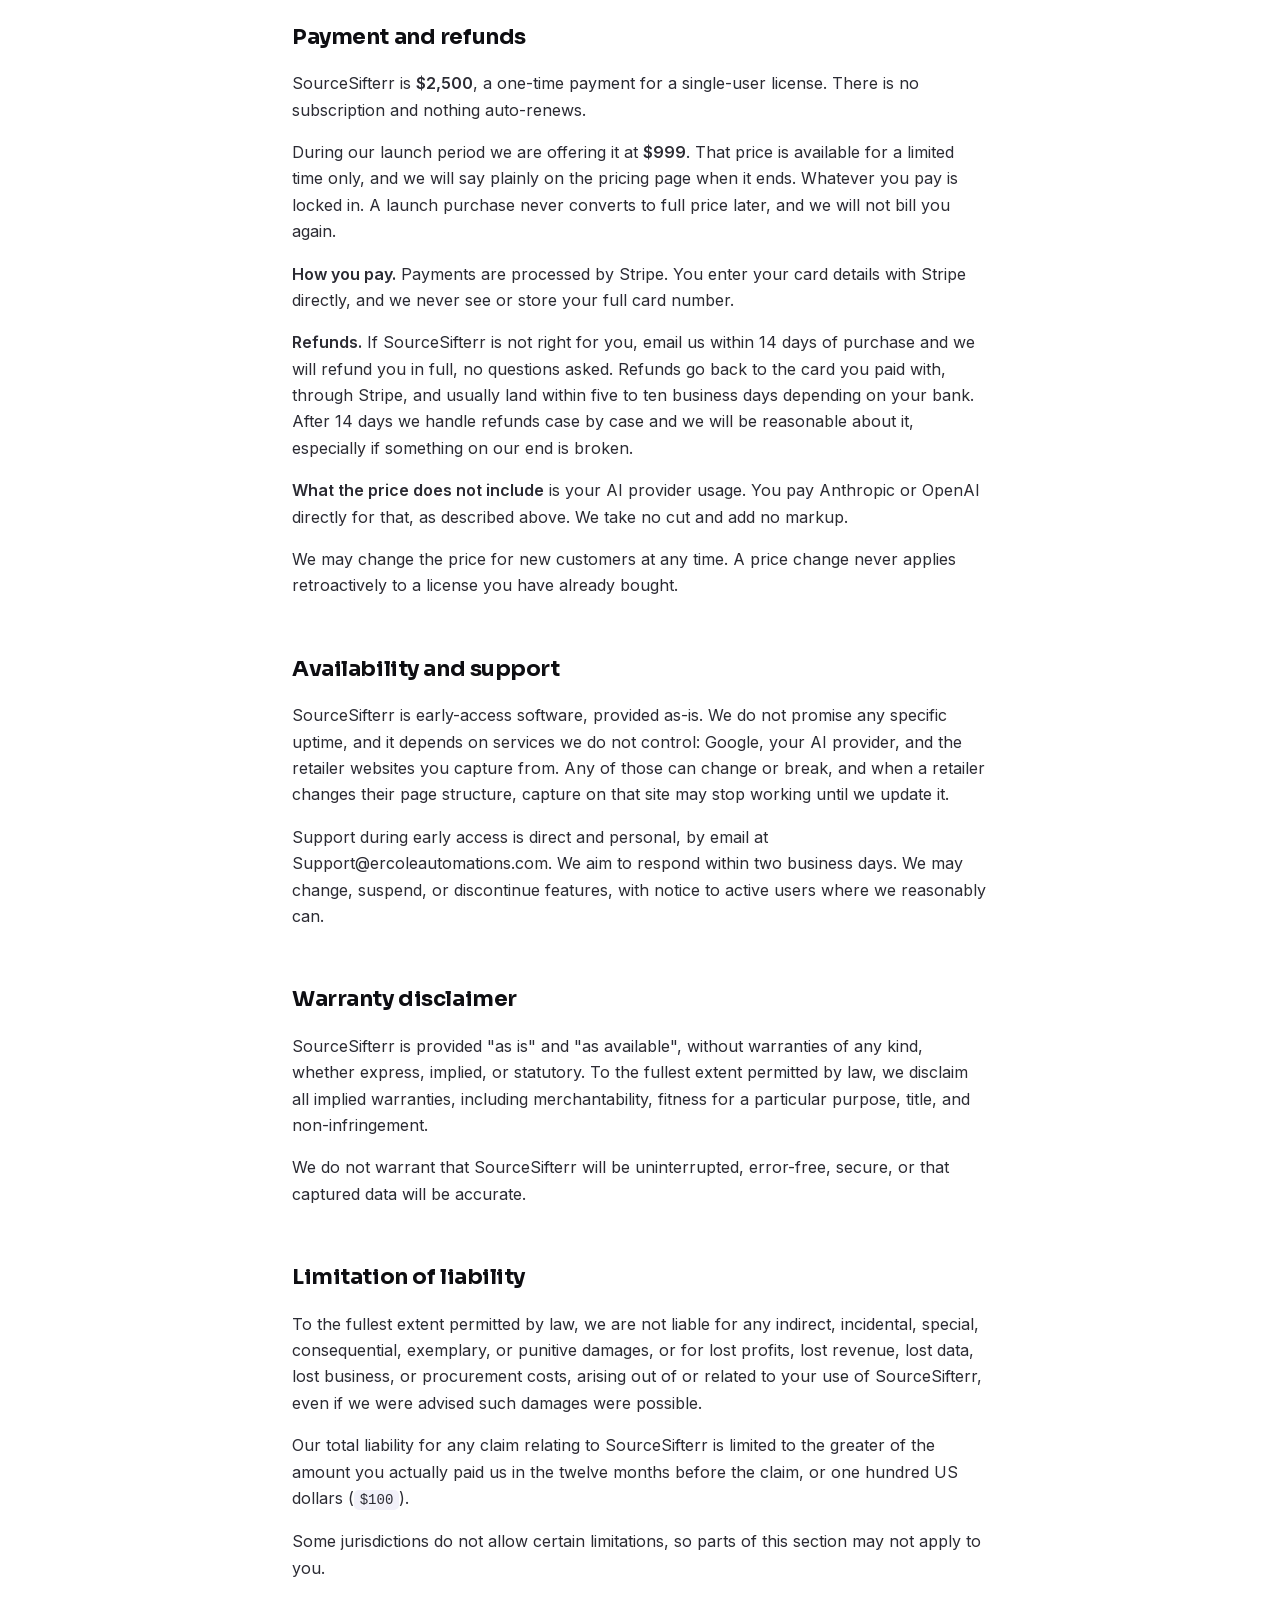
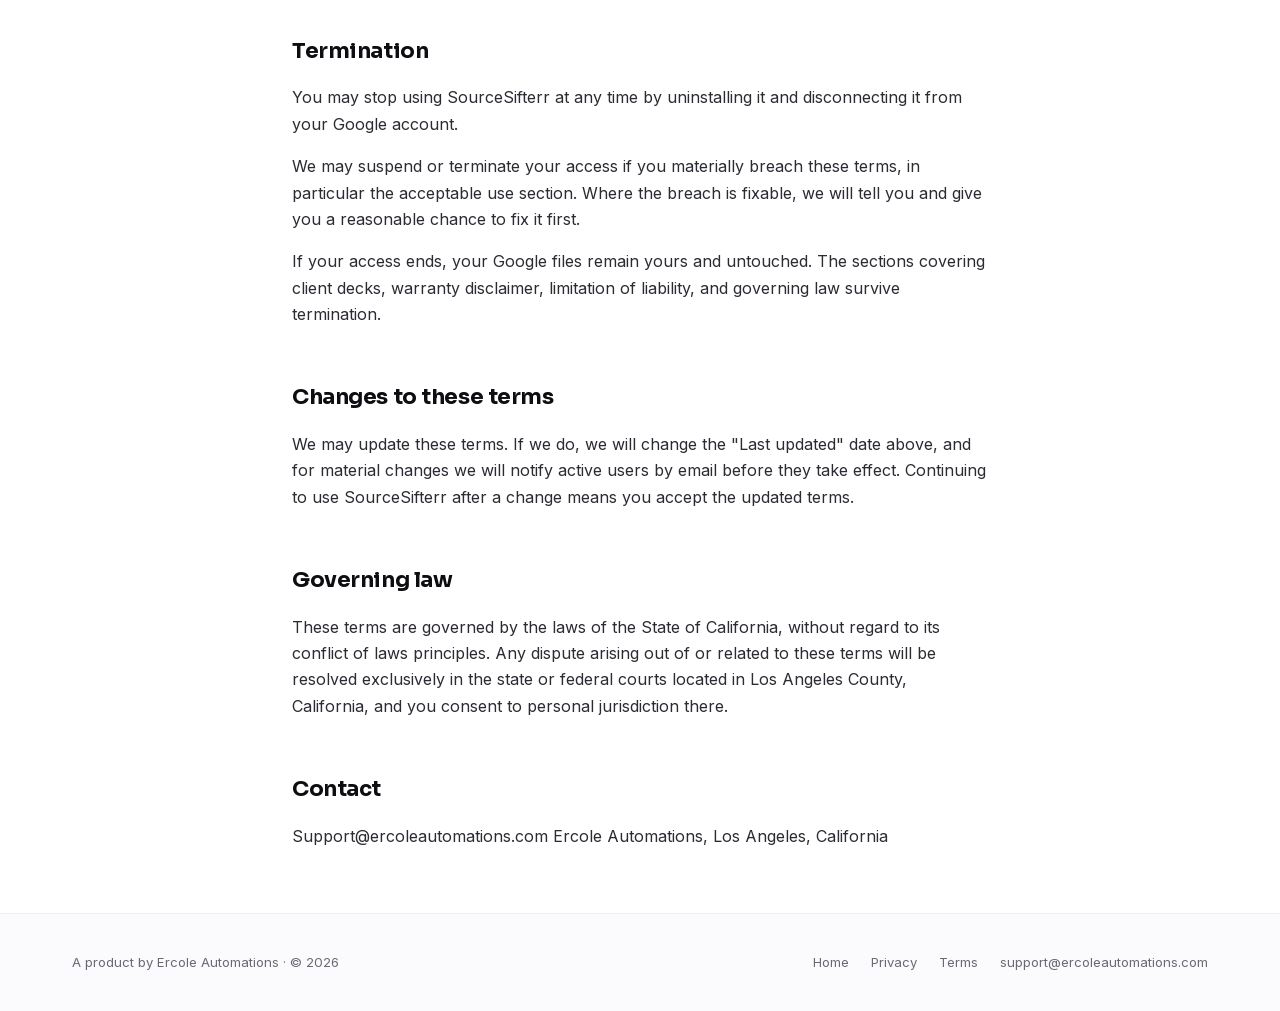
<file: sourcesifterr/terms/index.html>
<!DOCTYPE html>
<html lang="en"><head>
<meta charset="utf-8"><meta name="viewport" content="width=device-width, initial-scale=1">
<title>Terms of Service &middot; SourceSifterr</title>
<link rel="canonical" href="https://www.ercoleautomations.com/sourcesifterr/terms/" />
<meta property="og:type" content="website" />
<meta property="og:title" content="SourceSifterr Terms of Service" />
<meta property="og:description" content="The terms for using the SourceSifterr Chrome extension and this website." />
<meta property="og:url" content="https://www.ercoleautomations.com/sourcesifterr/terms/" />
<meta property="og:image" content="https://www.ercoleautomations.com/sourcesifterr/og-sourcesifterr.png" />
<meta property="og:image:width" content="1200" />
<meta property="og:image:height" content="630" />
<meta property="og:site_name" content="SourceSifterr" />
<meta name="twitter:card" content="summary_large_image" />
<meta name="twitter:title" content="SourceSifterr Terms of Service" />
<meta name="twitter:description" content="The terms for using the SourceSifterr Chrome extension and this website." />
<meta name="twitter:image" content="https://www.ercoleautomations.com/sourcesifterr/og-sourcesifterr.png" />
<link rel="stylesheet" href="/sourcesifterr/fonts.css">
<style>:root{--accent:#5D62EE;--ink:#0E0E12;--muted:#6a6a75;--border:#EDECF3;--soft:#FBFBFD}
*{box-sizing:border-box}body{margin:0;background:#fff;color:var(--ink);font-family:'Inter',system-ui,sans-serif;line-height:1.65;-webkit-font-smoothing:antialiased}
a{color:var(--accent);text-decoration:none}a:hover{text-decoration:underline}
header.nav{position:sticky;top:0;background:rgba(255,255,255,.9);backdrop-filter:blur(8px);border-bottom:1px solid var(--border);z-index:10}
header.nav .wrap{max-width:1200px;margin:0 auto;padding:15px 32px;display:flex;align-items:center;justify-content:space-between}
.brand{display:flex;align-items:center;gap:11px;font-family:'Sora',sans-serif;font-weight:800;font-size:1.1rem;letter-spacing:-.03em;color:var(--ink)}
.brand .g{background:linear-gradient(135deg,#8B7DF4,#5D62EE,#7DB8FC);-webkit-background-clip:text;background-clip:text;color:transparent}
.btn{display:inline-block;background:var(--accent);color:#fff;padding:9px 18px;border-radius:10px;font-size:.9rem;font-weight:600}.btn:hover{text-decoration:none;opacity:.92}
main{max-width:760px;margin:0 auto;padding:56px 32px 48px}
main h1{font-family:'Sora',sans-serif;font-weight:800;font-size:2.2rem;letter-spacing:-.03em;margin:0 0 4px}
main h2{font-family:'Sora',sans-serif;font-weight:700;font-size:1.35rem;letter-spacing:-.02em;margin:2.4em 0 .55em}
main h3{font-family:'Sora',sans-serif;font-weight:600;font-size:1.06rem;margin:1.7em 0 .45em}
main p,main li{font-size:1rem;color:#2b2b33}main .updated{color:var(--muted);font-size:.92rem;margin:0 0 2.2em}
main ul{padding-left:1.2em}main li{margin:.4em 0}
main code{background:#f2f1f9;padding:.12em .4em;border-radius:5px;font-size:.88em;font-family:ui-monospace,Menlo,monospace;word-break:break-word}
.tw{overflow-x:auto;margin:1.2em 0}main table{border-collapse:collapse;width:100%;font-size:.95rem}
main th,main td{border:1px solid var(--border);padding:10px 12px;text-align:left;vertical-align:top}
main th{background:var(--soft);font-family:'Sora',sans-serif;font-weight:600}
main hr{border:none;border-top:1px solid var(--border);margin:2em 0}
footer{border-top:1px solid var(--border);background:var(--soft)}
footer .wrap{max-width:1200px;margin:0 auto;padding:38px 32px;display:flex;flex-wrap:wrap;gap:18px;align-items:center;justify-content:space-between;color:var(--muted);font-size:.82rem}
footer a{color:var(--muted)}footer .links{display:flex;flex-wrap:wrap;gap:22px}
@media(max-width:600px){main{padding:40px 22px}main h1{font-size:1.8rem}}</style>
</head><body>
<header class="nav"><div class="wrap">
<a class="brand" href="/sourcesifterr"><svg viewBox="0 0 48 48" width="26" height="26" aria-hidden="true"><defs><linearGradient id="ssg" x1="0" y1="0" x2="1" y2="1"><stop offset="0" stop-color="#8B7DF4"/><stop offset=".5" stop-color="#5D62EE"/><stop offset="1" stop-color="#7DB8FC"/></linearGradient></defs><circle cx="20" cy="20" r="13.5" fill="none" stroke="url(#ssg)" stroke-width="5"/><line x1="30" y1="30" x2="42.5" y2="42.5" stroke="url(#ssg)" stroke-width="6" stroke-linecap="round"/></svg><span>Source<span class="g">Sifterr</span></span></a>
<a class="btn" href="/sourcesifterr">Get SourceSifterr</a>
</div></header>
<main>
<h1>SourceSifterr Terms of Service</h1>
<p class="updated"><strong>Last updated: July 22, 2026</strong></p>
<p>These terms are an agreement between you and Ercole Automations ("we", "us"), of Los Angeles, California. They cover the SourceSifterr Chrome extension and this website. By installing or using SourceSifterr, you agree to them. If you do not agree, do not install it.</p>
<h2>Acceptable use</h2>
<p>SourceSifterr captures a product page you are already viewing, one page at a time, when you click to capture it. That is the only way it is designed to work, and you agree to keep using it that way.</p>
<p>You agree not to:</p>
<ul><li>Use SourceSifterr to crawl, spider, bulk-harvest, or systematically extract data from any</li></ul>
<p>website, or to automate it to run without a person clicking.</p>
<ul><li>Use it to access any page or account you are not entitled to view.</li><li>Resell, sublicense, rent, or redistribute the extension, or offer it as a service to others,</li></ul>
<p>without our written permission.</p>
<ul><li>Reverse engineer, decompile, or attempt to extract the source of the extension, except to the</li></ul>
<p>extent that restriction is unenforceable where you live.</p>
<ul><li>Use it in a way that breaks the law, or that violates the terms of the websites you capture</li></ul>
<p>from.</p>
<p><strong>About retailer terms.</strong> Many retailers' terms of service restrict automated access to their sites. You are responsible for your own compliance with the terms of any website you capture from. We give you a tool. How you use it on someone else's site is your call and your responsibility.</p>
<h2>Your Google account and your data</h2>
<p>You connect your own Google account. Your tracker, your deck, and your images are created in your own Google Drive and are owned by you. We do not hold a copy and cannot access them.</p>
<p>That also means <strong>your data is your responsibility to back up.</strong> If you delete a tracker or a deck, or lose access to your Google account, we cannot recover it for you.</p>
<p>You can disconnect SourceSifterr at any time from your <a href="https://myaccount.google.com/permissions">Google Account permissions page</a>, and uninstall the extension from Chrome. Your files stay where they are.</p>
<h2>Your AI provider key and costs</h2>
<p>SourceSifterr requires you to supply your own API key from Anthropic or OpenAI. This is deliberate, so your usage is billed to you at cost with no markup from us.</p>
<p>You understand and agree that:</p>
<ul><li><strong>You pay your AI provider directly, and those charges are entirely your responsibility.</strong> We</li></ul>
<p>have no visibility into your usage and no ability to control, cap, refund, or dispute your bill.</p>
<ul><li>Expected usage is roughly a dollar or two a month for typical sourcing volume, but that is an</li></ul>
<p>estimate based on our own use, not a guarantee. Your actual cost depends on how much you capture and on your provider's pricing, which they can change.</p>
<ul><li>Your use of the AI provider is governed by your agreement with that provider.</li><li>You are responsible for keeping your key secure. If your computer is lost, shared, or</li></ul>
<p>compromised, revoke the key from your provider's dashboard.</p>
<p>We are not liable for any charge, overage, rate limit, suspension, or outage on your AI provider account.</p>
<h2>Client decks and third-party content</h2>
<p>The decks SourceSifterr builds contain product images belonging to retailers and manufacturers. Those images are their copyright, not yours and not ours.</p>
<p>Using manufacturer product photos in a private specification deck for a specific client is ordinary practice in the design industry. Publishing them is a different thing. So:</p>
<ul><li><strong>Keep your client decks private.</strong> Share them with your client, not with the public.</li><li><strong>Do not publish client decks publicly, and do not use them as marketing material,</strong> on a</li></ul>
<p>website, a portfolio, social media, or anywhere else, unless you have the rights to the images in them.</p>
<ul><li>You are responsible for how you use and share the content SourceSifterr helps you assemble.</li></ul>
<h2>Accuracy of captured data</h2>
<p>SourceSifterr reads a product page with an AI model and fills in the name, dimensions, and price. It gets things wrong sometimes. Pages change, fields are missing, units are ambiguous, and models make mistakes.</p>
<p><strong>You must check captured data before you rely on it,</strong> especially prices, dimensions, and anything going into a client budget or a purchase order. We make no warranty that any captured value is accurate, current, or complete. We are not responsible for a wrong order, a blown budget, or a spec error resulting from unverified captured data.</p>
<h2>How you get access</h2>
<p>We're a small team and we authorize every purchase by hand. At checkout you give us the Google account email you plan to use with SourceSifterr.</p>
<p>You get two emails. The first arrives right after you pay and carries the download and install instructions, so you can set the extension up while you wait. The second confirms that we have added your Google account to our authorized list, which is the point at which you can actually sign in. We ask for 24 to 48 hours from your purchase to complete that approval.</p>
<p>You need that specific Google account to sign in, so if it changes, email us and we'll update it.</p>
<h2>Payment and refunds</h2>
<p>SourceSifterr is <strong>$2,500</strong>, a one-time payment for a single-user license. There is no subscription and nothing auto-renews.</p>
<p>During our launch period we are offering it at <strong>$999</strong>. That price is available for a limited time only, and we will say plainly on the pricing page when it ends. Whatever you pay is locked in. A launch purchase never converts to full price later, and we will not bill you again.</p>
<p><strong>How you pay.</strong> Payments are processed by Stripe. You enter your card details with Stripe directly, and we never see or store your full card number.</p>
<p><strong>Refunds.</strong> If SourceSifterr is not right for you, email us within 14 days of purchase and we will refund you in full, no questions asked. Refunds go back to the card you paid with, through Stripe, and usually land within five to ten business days depending on your bank. After 14 days we handle refunds case by case and we will be reasonable about it, especially if something on our end is broken.</p>
<p><strong>What the price does not include</strong> is your AI provider usage. You pay Anthropic or OpenAI directly for that, as described above. We take no cut and add no markup.</p>
<p>We may change the price for new customers at any time. A price change never applies retroactively to a license you have already bought.</p>
<h2>Availability and support</h2>
<p>SourceSifterr is early-access software, provided as-is. We do not promise any specific uptime, and it depends on services we do not control: Google, your AI provider, and the retailer websites you capture from. Any of those can change or break, and when a retailer changes their page structure, capture on that site may stop working until we update it.</p>
<p>Support during early access is direct and personal, by email at Support@ercoleautomations.com. We aim to respond within two business days. We may change, suspend, or discontinue features, with notice to active users where we reasonably can.</p>
<h2>Warranty disclaimer</h2>
<p>SourceSifterr is provided "as is" and "as available", without warranties of any kind, whether express, implied, or statutory. To the fullest extent permitted by law, we disclaim all implied warranties, including merchantability, fitness for a particular purpose, title, and non-infringement.</p>
<p>We do not warrant that SourceSifterr will be uninterrupted, error-free, secure, or that captured data will be accurate.</p>
<h2>Limitation of liability</h2>
<p>To the fullest extent permitted by law, we are not liable for any indirect, incidental, special, consequential, exemplary, or punitive damages, or for lost profits, lost revenue, lost data, lost business, or procurement costs, arising out of or related to your use of SourceSifterr, even if we were advised such damages were possible.</p>
<p>Our total liability for any claim relating to SourceSifterr is limited to the greater of the amount you actually paid us in the twelve months before the claim, or one hundred US dollars (<code>$100</code>).</p>
<p>Some jurisdictions do not allow certain limitations, so parts of this section may not apply to you.</p>
<h2>Termination</h2>
<p>You may stop using SourceSifterr at any time by uninstalling it and disconnecting it from your Google account.</p>
<p>We may suspend or terminate your access if you materially breach these terms, in particular the acceptable use section. Where the breach is fixable, we will tell you and give you a reasonable chance to fix it first.</p>
<p>If your access ends, your Google files remain yours and untouched. The sections covering client decks, warranty disclaimer, limitation of liability, and governing law survive termination.</p>
<h2>Changes to these terms</h2>
<p>We may update these terms. If we do, we will change the "Last updated" date above, and for material changes we will notify active users by email before they take effect. Continuing to use SourceSifterr after a change means you accept the updated terms.</p>
<h2>Governing law</h2>
<p>These terms are governed by the laws of the State of California, without regard to its conflict of laws principles. Any dispute arising out of or related to these terms will be resolved exclusively in the state or federal courts located in Los Angeles County, California, and you consent to personal jurisdiction there.</p>
<h2>Contact</h2>
<p>Support@ercoleautomations.com Ercole Automations, Los Angeles, California</p>
</main>
<footer><div class="wrap">
<div>A product by Ercole Automations &middot; &copy; 2026</div>
<div class="links"><a href="/sourcesifterr">Home</a><a href="/sourcesifterr/privacy">Privacy</a><a href="/sourcesifterr/terms">Terms</a><a href="mailto:support@ercoleautomations.com">support@ercoleautomations.com</a></div>
</div></footer>
</body></html>
</file>
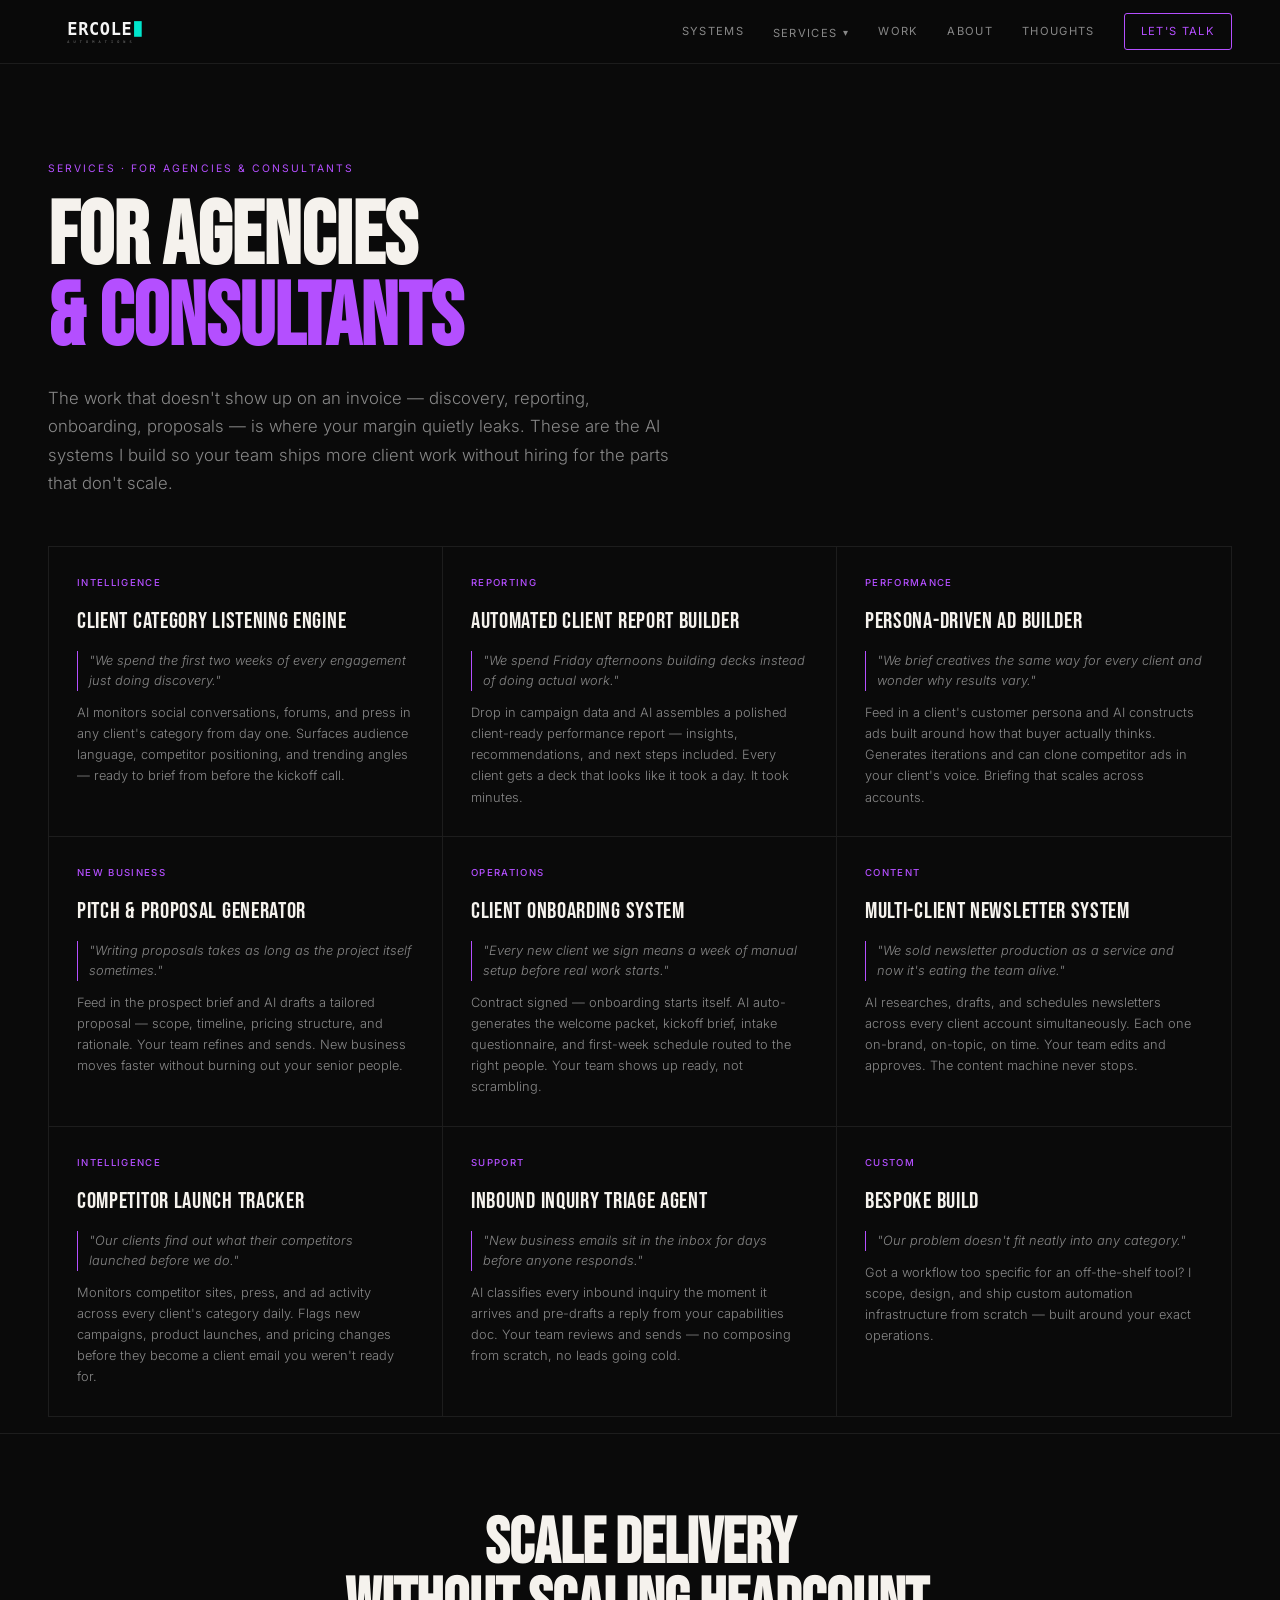
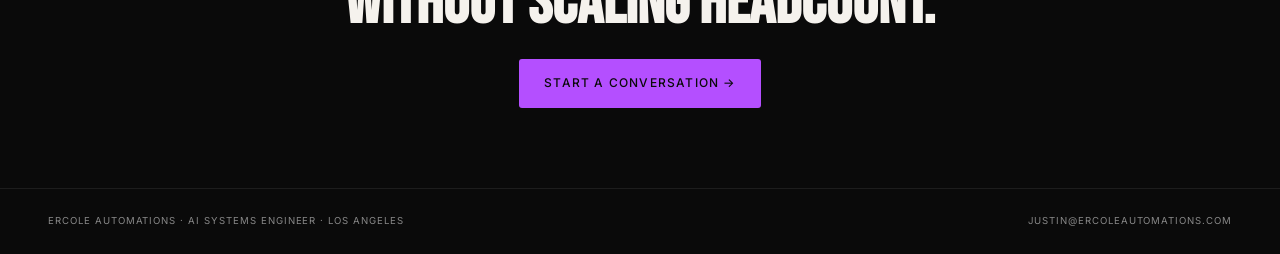
<file: services/agencies.html>
<!DOCTYPE html>
<html lang="en">
<head>
<meta charset="UTF-8">
<meta name="viewport" content="width=device-width, initial-scale=1.0">
<title>AI Systems for Agencies & Consultants — Justin Ercole</title>
<meta name="description" content="AI systems that let agencies scale delivery — discovery, reporting, onboarding, and new business — without scaling headcount.">
<link rel="preconnect" href="https://fonts.googleapis.com">
<link rel="preconnect" href="https://fonts.gstatic.com" crossorigin>
<link href="https://fonts.googleapis.com/css2?family=Bebas+Neue&family=Inter:wght@300;400;500;600;700&display=swap" rel="stylesheet">
<style>
*,*::before,*::after{box-sizing:border-box;margin:0;padding:0}
:root{
  --bg:#0a0a0a;--card:#111;--card-hover:#141414;--text:#f5f2ed;--muted:#888;
  --accent:#b44fff;--border:rgba(255,255,255,0.08);
  --bebas:'Bebas Neue',sans-serif;--inter:'Inter',sans-serif;
}
html{scroll-behavior:smooth}
body{background:var(--bg);color:var(--text);font-family:var(--inter);line-height:1.7;-webkit-font-smoothing:antialiased}

/* NAV (matches homepage) */
nav{display:flex;justify-content:space-between;align-items:center;padding:0 3rem;height:64px;border-bottom:0.5px solid var(--border);position:sticky;top:0;background:rgba(10,10,10,.92);backdrop-filter:blur(12px);-webkit-backdrop-filter:blur(12px);z-index:100}
.nav-logo{display:flex;align-items:center;text-decoration:none}
.nav-logo img{height:34px;width:auto;display:block}
.nav-links{display:flex;gap:1.8rem;align-items:center}
.nav-links a{font-size:.7rem;letter-spacing:.12em;text-transform:uppercase;color:var(--muted);text-decoration:none;transition:color .2s}
.nav-links a:hover{color:var(--text)}
.nav-cta{border:0.5px solid var(--accent);color:var(--accent)!important;padding:.5rem 1rem;border-radius:3px}
.nav-cta:hover{background:var(--accent);color:var(--bg)!important}
.nav-dropdown{position:relative}
.nav-dropdown-toggle{display:inline-flex;align-items:center;gap:.35rem;cursor:pointer}
.nav-dropdown .caret{font-size:.85em;transition:transform .2s}
.nav-dropdown:hover .caret{transform:rotate(180deg)}
.nav-dropdown::before{content:"";position:absolute;top:100%;left:-1rem;right:-1rem;height:14px}
.nav-dropdown-menu{position:absolute;top:100%;left:50%;transform:translateX(-50%) translateY(10px);min-width:215px;display:flex;flex-direction:column;background:var(--card);border:.5px solid var(--border);border-radius:6px;padding:.4rem;margin-top:12px;opacity:0;visibility:hidden;transition:opacity .2s,transform .2s;z-index:50}
.nav-dropdown:hover .nav-dropdown-menu,.nav-dropdown:focus-within .nav-dropdown-menu{opacity:1;visibility:visible;transform:translateX(-50%) translateY(0)}
.nav-dropdown-menu a{padding:.6rem .85rem;border-radius:4px;white-space:nowrap}
.nav-dropdown-menu a:hover{background:var(--card-hover);color:var(--accent)}
.nav-toggle{display:none;flex-direction:column;justify-content:center;gap:5px;background:none;border:0;cursor:pointer;padding:6px}
.nav-toggle span{display:block;width:22px;height:2px;background:var(--text);transition:transform .25s,opacity .25s}
.nav-toggle.open span:nth-child(1){transform:translateY(7px) rotate(45deg)}
.nav-toggle.open span:nth-child(2){opacity:0}
.nav-toggle.open span:nth-child(3){transform:translateY(-7px) rotate(-45deg)}

.page-hero{padding:6rem 3rem 3rem;max-width:1100px}
.eyebrow{font-size:.65rem;letter-spacing:.2em;text-transform:uppercase;color:var(--accent);margin-bottom:1.25rem}
.page-hero h1{font-family:var(--bebas);font-size:clamp(3rem,8vw,5.5rem);line-height:.92;margin-bottom:1.5rem}
.page-hero h1 span{color:var(--accent)}
.page-hero p{font-size:1.05rem;font-weight:300;color:var(--muted);max-width:640px}

.cards-wrap{padding:0 3rem 1rem}
.cards{display:grid;grid-template-columns:repeat(3,1fr);border:0.5px solid var(--border)}
.card{padding:1.75rem;border-right:0.5px solid var(--border);border-bottom:0.5px solid var(--border);transition:background .2s}
.card:nth-child(3n){border-right:none}
.card:nth-child(n+7){border-bottom:none}
.card:hover{background:var(--card-hover)}
.card-tag{font-size:.6rem;font-weight:500;letter-spacing:.14em;text-transform:uppercase;color:var(--accent);margin-bottom:.7rem}
.card-title{font-family:var(--bebas);font-size:1.45rem;letter-spacing:.03em;margin-bottom:.6rem}
.card-quote{font-size:.8rem;font-style:italic;font-weight:300;color:var(--muted);line-height:1.55;margin-bottom:.7rem;padding-left:.7rem;border-left:1px solid var(--accent)}
.card-desc{font-size:.8rem;font-weight:300;color:var(--muted);line-height:1.65}

.cta{padding:5rem 3rem;border-top:0.5px solid var(--border);text-align:center}
.cta h2{font-family:var(--bebas);font-size:clamp(2.5rem,6vw,4rem);line-height:.95;margin-bottom:1.5rem}
.cta a{display:inline-block;font-size:.75rem;letter-spacing:.1em;text-transform:uppercase;color:var(--bg);background:var(--accent);padding:.9rem 1.6rem;border-radius:3px;text-decoration:none;font-weight:500}
.cta a:hover{opacity:.9}

footer{padding:1.5rem 3rem;border-top:0.5px solid var(--border);display:flex;justify-content:space-between;flex-wrap:wrap;gap:.5rem;font-size:.6rem;letter-spacing:.1em;text-transform:uppercase;color:var(--muted)}

@media(max-width:880px){
  nav{padding:0 1.5rem}
  .nav-toggle{display:flex}
  .nav-links{display:none;position:absolute;top:100%;left:0;right:0;flex-direction:column;align-items:flex-start;gap:1.1rem;background:rgba(10,10,10,0.98);backdrop-filter:blur(12px);-webkit-backdrop-filter:blur(12px);border-bottom:.5px solid var(--border);padding:1.5rem}
  .nav-links.open{display:flex}
  .nav-dropdown{width:100%}
  .nav-dropdown::before{display:none}
  .nav-dropdown .caret{display:none}
  .nav-dropdown-menu{position:static;opacity:1;visibility:visible;transform:none;border:none;background:transparent;padding:.6rem 0 0 1rem;margin-top:0;min-width:0}
  .nav-dropdown-menu a{padding:.4rem 0}
  .page-hero,.cards-wrap,.cta,footer{padding-left:1.5rem;padding-right:1.5rem}
  .cards{grid-template-columns:1fr}
  .card{border-right:none!important;border-bottom:0.5px solid var(--border)!important}
}
</style>
</head>
<body>

  <nav>
    <a href="../index.html" class="nav-logo"><img src="../ercole-logo-animated.svg" alt="Ercole Automations" /></a>
    <button class="nav-toggle" id="navToggle" aria-label="Menu" aria-expanded="false"><span></span><span></span><span></span></button>
    <div class="nav-links" id="navLinks">
      <a href="../index.html#systems">Systems</a>
      <div class="nav-dropdown">
        <a href="#" class="nav-dropdown-toggle" onclick="return false;">Services <span class="caret">▾</span></a>
        <div class="nav-dropdown-menu">
          <a href="content-creators.html">Content Creators</a>
          <a href="ecommerce-dtc.html">eCommerce &amp; DTC</a>
          <a href="agencies.html">Agencies</a>
          <a href="what-i-do-best.html">What I Do Best</a>
        </div>
      </div>
      <a href="../index.html#work">Work</a>
      <a href="../index.html#about">About</a>
      <a href="../index.html#thoughts">Thoughts</a>
      <a href="../index.html#contact" class="nav-cta">Let's Talk</a>
    </div>
  </nav>

  <header class="page-hero">
    <div class="eyebrow">Services · For Agencies &amp; Consultants</div>
    <h1>FOR AGENCIES<br><span>&amp; CONSULTANTS</span></h1>
    <p>The work that doesn't show up on an invoice — discovery, reporting, onboarding, proposals — is where your margin quietly leaks. These are the AI systems I build so your team ships more client work without hiring for the parts that don't scale.</p>
  </header>

  <section class="cards-wrap">
    <div class="cards">
      <div class="card"><div class="card-tag">Intelligence</div><div class="card-title">Client Category Listening Engine</div><div class="card-quote">"We spend the first two weeks of every engagement just doing discovery."</div><div class="card-desc">AI monitors social conversations, forums, and press in any client's category from day one. Surfaces audience language, competitor positioning, and trending angles — ready to brief from before the kickoff call.</div></div>
      <div class="card"><div class="card-tag">Reporting</div><div class="card-title">Automated Client Report Builder</div><div class="card-quote">"We spend Friday afternoons building decks instead of doing actual work."</div><div class="card-desc">Drop in campaign data and AI assembles a polished client-ready performance report — insights, recommendations, and next steps included. Every client gets a deck that looks like it took a day. It took minutes.</div></div>
      <div class="card"><div class="card-tag">Performance</div><div class="card-title">Persona-Driven Ad Builder</div><div class="card-quote">"We brief creatives the same way for every client and wonder why results vary."</div><div class="card-desc">Feed in a client's customer persona and AI constructs ads built around how that buyer actually thinks. Generates iterations and can clone competitor ads in your client's voice. Briefing that scales across accounts.</div></div>
      <div class="card"><div class="card-tag">New Business</div><div class="card-title">Pitch &amp; Proposal Generator</div><div class="card-quote">"Writing proposals takes as long as the project itself sometimes."</div><div class="card-desc">Feed in the prospect brief and AI drafts a tailored proposal — scope, timeline, pricing structure, and rationale. Your team refines and sends. New business moves faster without burning out your senior people.</div></div>
      <div class="card"><div class="card-tag">Operations</div><div class="card-title">Client Onboarding System</div><div class="card-quote">"Every new client we sign means a week of manual setup before real work starts."</div><div class="card-desc">Contract signed — onboarding starts itself. AI auto-generates the welcome packet, kickoff brief, intake questionnaire, and first-week schedule routed to the right people. Your team shows up ready, not scrambling.</div></div>
      <div class="card"><div class="card-tag">Content</div><div class="card-title">Multi-Client Newsletter System</div><div class="card-quote">"We sold newsletter production as a service and now it's eating the team alive."</div><div class="card-desc">AI researches, drafts, and schedules newsletters across every client account simultaneously. Each one on-brand, on-topic, on time. Your team edits and approves. The content machine never stops.</div></div>
      <div class="card"><div class="card-tag">Intelligence</div><div class="card-title">Competitor Launch Tracker</div><div class="card-quote">"Our clients find out what their competitors launched before we do."</div><div class="card-desc">Monitors competitor sites, press, and ad activity across every client's category daily. Flags new campaigns, product launches, and pricing changes before they become a client email you weren't ready for.</div></div>
      <div class="card"><div class="card-tag">Support</div><div class="card-title">Inbound Inquiry Triage Agent</div><div class="card-quote">"New business emails sit in the inbox for days before anyone responds."</div><div class="card-desc">AI classifies every inbound inquiry the moment it arrives and pre-drafts a reply from your capabilities doc. Your team reviews and sends — no composing from scratch, no leads going cold.</div></div>
      <div class="card"><div class="card-tag">Custom</div><div class="card-title">Bespoke Build</div><div class="card-quote">"Our problem doesn't fit neatly into any category."</div><div class="card-desc">Got a workflow too specific for an off-the-shelf tool? I scope, design, and ship custom automation infrastructure from scratch — built around your exact operations.</div></div>
    </div>
  </section>

  <section class="cta">
    <h2>Scale delivery<br>without scaling headcount.</h2>
    <a href="../index.html#contact">Start a conversation →</a>
  </section>

  <footer>
    <span>Ercole Automations · AI Systems Engineer · Los Angeles</span>
    <span>justin@ercoleautomations.com</span>
  </footer>

  <script>
    (function(){var t=document.getElementById('navToggle'),l=document.getElementById('navLinks');if(!t||!l)return;t.addEventListener('click',function(){var o=l.classList.toggle('open');t.classList.toggle('open',o);t.setAttribute('aria-expanded',o);});l.querySelectorAll('a:not(.nav-dropdown-toggle)').forEach(function(a){a.addEventListener('click',function(){l.classList.remove('open');t.classList.remove('open');t.setAttribute('aria-expanded','false');});});})();
  </script>

</body>
</html>
</file>
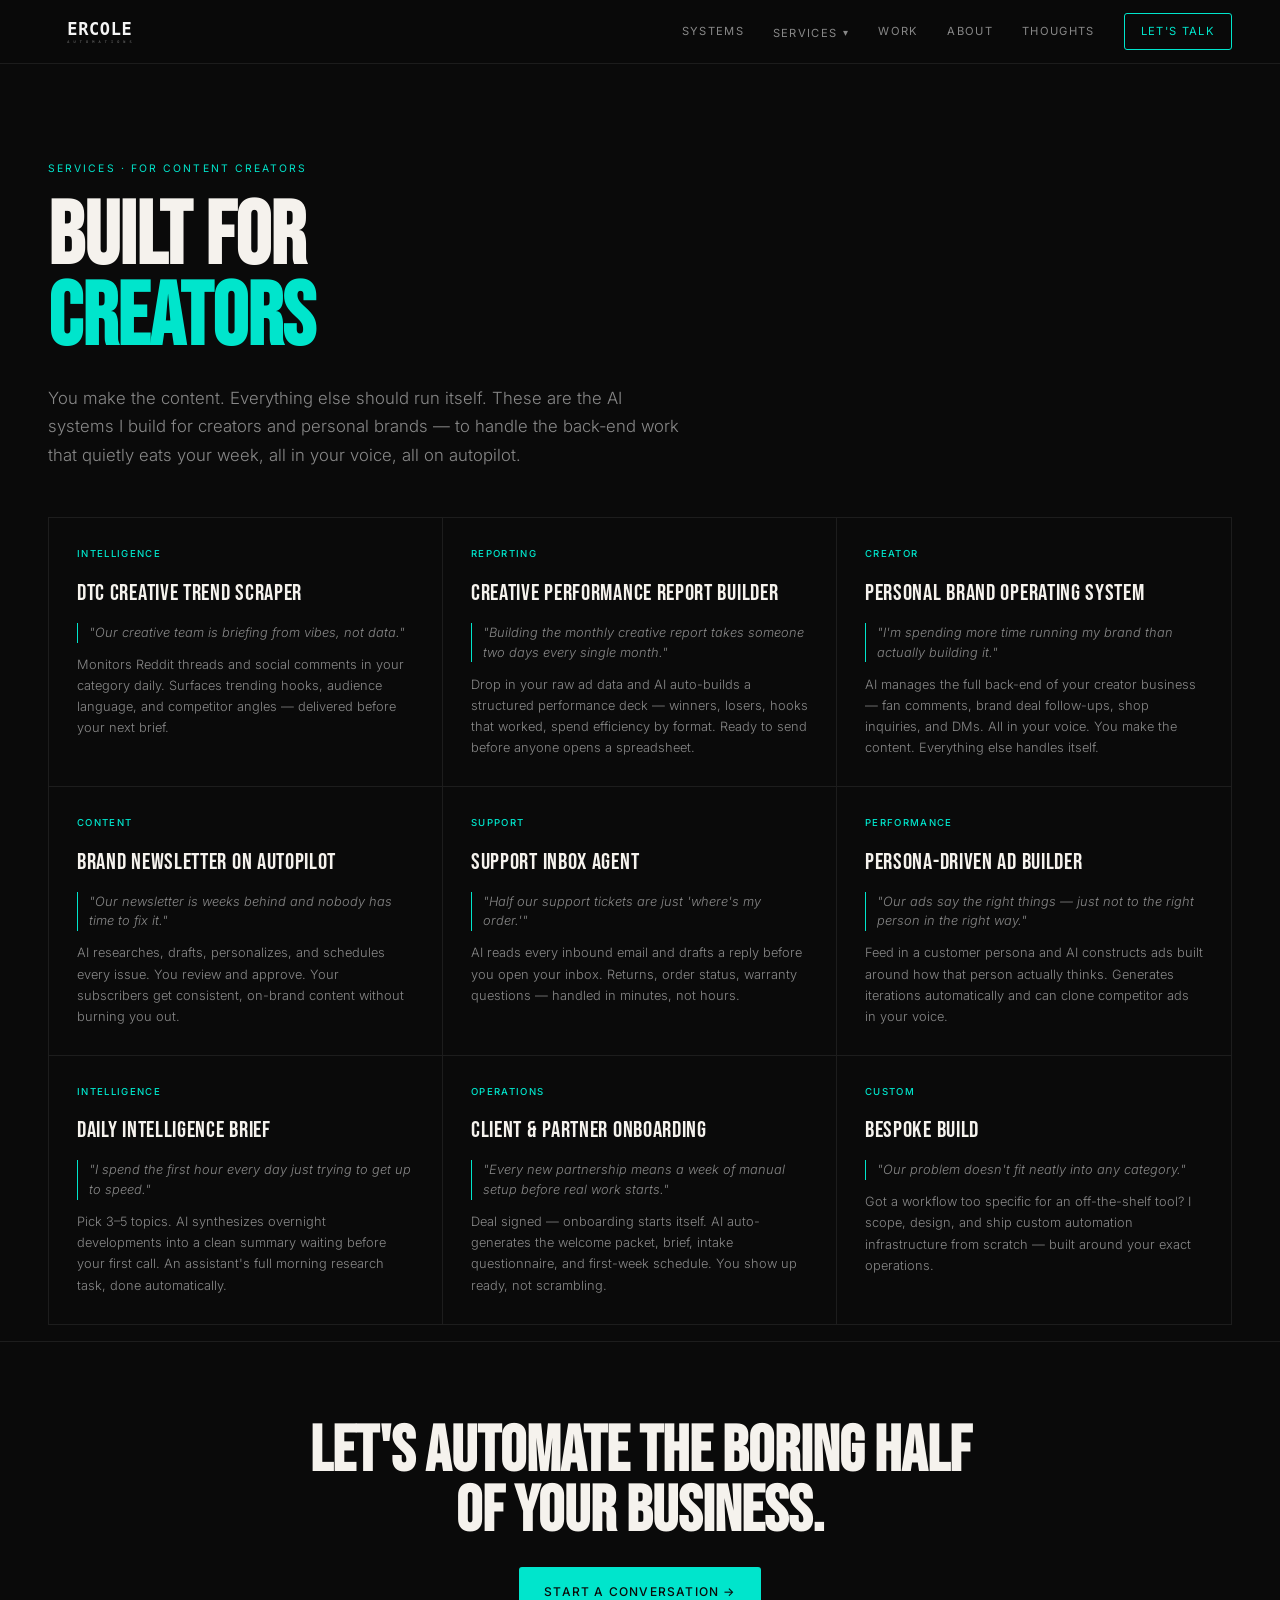
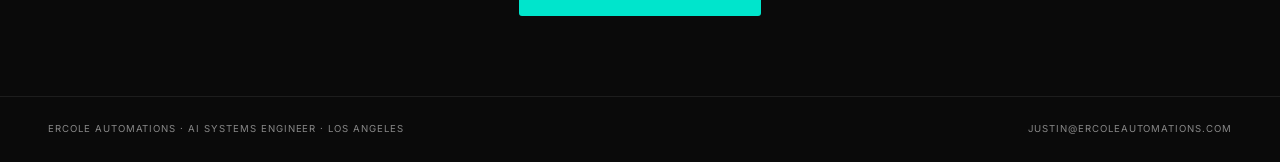
<file: services/content-creators.html>
<!DOCTYPE html>
<html lang="en">
<head>
<meta charset="UTF-8">
<meta name="viewport" content="width=device-width, initial-scale=1.0">
<title>AI Systems for Content Creators — Justin Ercole</title>
<meta name="description" content="AI systems that run the back-end of a creator business — so you make the content and everything else handles itself.">
<link rel="preconnect" href="https://fonts.googleapis.com">
<link rel="preconnect" href="https://fonts.gstatic.com" crossorigin>
<link href="https://fonts.googleapis.com/css2?family=Bebas+Neue&family=Inter:wght@300;400;500;600;700&display=swap" rel="stylesheet">
<style>
*,*::before,*::after{box-sizing:border-box;margin:0;padding:0}
:root{
  --bg:#0a0a0a;--card:#111;--card-hover:#141414;--text:#f5f2ed;--muted:#888;
  --accent:#00e5cc;--border:rgba(255,255,255,0.08);
  --bebas:'Bebas Neue',sans-serif;--inter:'Inter',sans-serif;
}
html{scroll-behavior:smooth}
body{background:var(--bg);color:var(--text);font-family:var(--inter);line-height:1.7;-webkit-font-smoothing:antialiased}

/* NAV (matches homepage) */
nav{display:flex;justify-content:space-between;align-items:center;padding:0 3rem;height:64px;border-bottom:0.5px solid var(--border);position:sticky;top:0;background:rgba(10,10,10,.92);backdrop-filter:blur(12px);-webkit-backdrop-filter:blur(12px);z-index:100}
.nav-logo{display:flex;align-items:center;text-decoration:none}
.nav-logo img{height:34px;width:auto;display:block}
.nav-links{display:flex;gap:1.8rem;align-items:center}
.nav-links a{font-size:.7rem;letter-spacing:.12em;text-transform:uppercase;color:var(--muted);text-decoration:none;transition:color .2s}
.nav-links a:hover{color:var(--text)}
.nav-cta{border:0.5px solid var(--accent);color:var(--accent)!important;padding:.5rem 1rem;border-radius:3px}
.nav-cta:hover{background:var(--accent);color:var(--bg)!important}
.nav-dropdown{position:relative}
.nav-dropdown-toggle{display:inline-flex;align-items:center;gap:.35rem;cursor:pointer}
.nav-dropdown .caret{font-size:.85em;transition:transform .2s}
.nav-dropdown:hover .caret{transform:rotate(180deg)}
.nav-dropdown::before{content:"";position:absolute;top:100%;left:-1rem;right:-1rem;height:14px}
.nav-dropdown-menu{position:absolute;top:100%;left:50%;transform:translateX(-50%) translateY(10px);min-width:215px;display:flex;flex-direction:column;background:var(--card);border:.5px solid var(--border);border-radius:6px;padding:.4rem;margin-top:12px;opacity:0;visibility:hidden;transition:opacity .2s,transform .2s;z-index:50}
.nav-dropdown:hover .nav-dropdown-menu,.nav-dropdown:focus-within .nav-dropdown-menu{opacity:1;visibility:visible;transform:translateX(-50%) translateY(0)}
.nav-dropdown-menu a{padding:.6rem .85rem;border-radius:4px;white-space:nowrap}
.nav-dropdown-menu a:hover{background:var(--card-hover);color:var(--accent)}
.nav-toggle{display:none;flex-direction:column;justify-content:center;gap:5px;background:none;border:0;cursor:pointer;padding:6px}
.nav-toggle span{display:block;width:22px;height:2px;background:var(--text);transition:transform .25s,opacity .25s}
.nav-toggle.open span:nth-child(1){transform:translateY(7px) rotate(45deg)}
.nav-toggle.open span:nth-child(2){opacity:0}
.nav-toggle.open span:nth-child(3){transform:translateY(-7px) rotate(-45deg)}

.page-hero{padding:6rem 3rem 3rem;max-width:1100px}
.eyebrow{font-size:.65rem;letter-spacing:.2em;text-transform:uppercase;color:var(--accent);margin-bottom:1.25rem}
.page-hero h1{font-family:var(--bebas);font-size:clamp(3rem,8vw,5.5rem);line-height:.92;margin-bottom:1.5rem}
.page-hero h1 span{color:var(--accent)}
.page-hero p{font-size:1.05rem;font-weight:300;color:var(--muted);max-width:640px}

.cards-wrap{padding:0 3rem 1rem}
.cards{display:grid;grid-template-columns:repeat(3,1fr);border:0.5px solid var(--border)}
.card{padding:1.75rem;border-right:0.5px solid var(--border);border-bottom:0.5px solid var(--border);transition:background .2s}
.card:nth-child(3n){border-right:none}
.card:nth-child(n+7){border-bottom:none}
.card:hover{background:var(--card-hover)}
.card-tag{font-size:.6rem;font-weight:500;letter-spacing:.14em;text-transform:uppercase;color:var(--accent);margin-bottom:.7rem}
.card-title{font-family:var(--bebas);font-size:1.45rem;letter-spacing:.03em;margin-bottom:.6rem}
.card-quote{font-size:.8rem;font-style:italic;font-weight:300;color:var(--muted);line-height:1.55;margin-bottom:.7rem;padding-left:.7rem;border-left:1px solid var(--accent)}
.card-desc{font-size:.8rem;font-weight:300;color:var(--muted);line-height:1.65}

.cta{padding:5rem 3rem;border-top:0.5px solid var(--border);text-align:center}
.cta h2{font-family:var(--bebas);font-size:clamp(2.5rem,6vw,4rem);line-height:.95;margin-bottom:1.5rem}
.cta a{display:inline-block;font-size:.75rem;letter-spacing:.1em;text-transform:uppercase;color:var(--bg);background:var(--accent);padding:.9rem 1.6rem;border-radius:3px;text-decoration:none;font-weight:500}
.cta a:hover{opacity:.9}

footer{padding:1.5rem 3rem;border-top:0.5px solid var(--border);display:flex;justify-content:space-between;flex-wrap:wrap;gap:.5rem;font-size:.6rem;letter-spacing:.1em;text-transform:uppercase;color:var(--muted)}

@media(max-width:880px){
  nav{padding:0 1.5rem}
  .nav-toggle{display:flex}
  .nav-links{display:none;position:absolute;top:100%;left:0;right:0;flex-direction:column;align-items:flex-start;gap:1.1rem;background:rgba(10,10,10,0.98);backdrop-filter:blur(12px);-webkit-backdrop-filter:blur(12px);border-bottom:.5px solid var(--border);padding:1.5rem}
  .nav-links.open{display:flex}
  .nav-dropdown{width:100%}
  .nav-dropdown::before{display:none}
  .nav-dropdown .caret{display:none}
  .nav-dropdown-menu{position:static;opacity:1;visibility:visible;transform:none;border:none;background:transparent;padding:.6rem 0 0 1rem;margin-top:0;min-width:0}
  .nav-dropdown-menu a{padding:.4rem 0}
  .page-hero,.cards-wrap,.cta,footer{padding-left:1.5rem;padding-right:1.5rem}
  .cards{grid-template-columns:1fr}
  .card{border-right:none!important;border-bottom:0.5px solid var(--border)!important}
}
</style>
</head>
<body>

  <nav>
    <a href="../index.html" class="nav-logo"><img src="../ercole-logo-animated.svg" alt="Ercole Automations" /></a>
    <button class="nav-toggle" id="navToggle" aria-label="Menu" aria-expanded="false"><span></span><span></span><span></span></button>
    <div class="nav-links" id="navLinks">
      <a href="../index.html#systems">Systems</a>
      <div class="nav-dropdown">
        <a href="#" class="nav-dropdown-toggle" onclick="return false;">Services <span class="caret">▾</span></a>
        <div class="nav-dropdown-menu">
          <a href="content-creators.html">Content Creators</a>
          <a href="ecommerce-dtc.html">eCommerce &amp; DTC</a>
          <a href="agencies.html">Agencies</a>
          <a href="what-i-do-best.html">What I Do Best</a>
        </div>
      </div>
      <a href="../index.html#work">Work</a>
      <a href="../index.html#about">About</a>
      <a href="../index.html#thoughts">Thoughts</a>
      <a href="../index.html#contact" class="nav-cta">Let's Talk</a>
    </div>
  </nav>

  <header class="page-hero">
    <div class="eyebrow">Services · For Content Creators</div>
    <h1>BUILT FOR<br><span>CREATORS</span></h1>
    <p>You make the content. Everything else should run itself. These are the AI systems I build for creators and personal brands — to handle the back-end work that quietly eats your week, all in your voice, all on autopilot.</p>
  </header>

  <section class="cards-wrap">
    <div class="cards">
      <div class="card"><div class="card-tag">Intelligence</div><div class="card-title">DTC Creative Trend Scraper</div><div class="card-quote">"Our creative team is briefing from vibes, not data."</div><div class="card-desc">Monitors Reddit threads and social comments in your category daily. Surfaces trending hooks, audience language, and competitor angles — delivered before your next brief.</div></div>
      <div class="card"><div class="card-tag">Reporting</div><div class="card-title">Creative Performance Report Builder</div><div class="card-quote">"Building the monthly creative report takes someone two days every single month."</div><div class="card-desc">Drop in your raw ad data and AI auto-builds a structured performance deck — winners, losers, hooks that worked, spend efficiency by format. Ready to send before anyone opens a spreadsheet.</div></div>
      <div class="card"><div class="card-tag">Creator</div><div class="card-title">Personal Brand Operating System</div><div class="card-quote">"I'm spending more time running my brand than actually building it."</div><div class="card-desc">AI manages the full back-end of your creator business — fan comments, brand deal follow-ups, shop inquiries, and DMs. All in your voice. You make the content. Everything else handles itself.</div></div>
      <div class="card"><div class="card-tag">Content</div><div class="card-title">Brand Newsletter on Autopilot</div><div class="card-quote">"Our newsletter is weeks behind and nobody has time to fix it."</div><div class="card-desc">AI researches, drafts, personalizes, and schedules every issue. You review and approve. Your subscribers get consistent, on-brand content without burning you out.</div></div>
      <div class="card"><div class="card-tag">Support</div><div class="card-title">Support Inbox Agent</div><div class="card-quote">"Half our support tickets are just 'where's my order.'"</div><div class="card-desc">AI reads every inbound email and drafts a reply before you open your inbox. Returns, order status, warranty questions — handled in minutes, not hours.</div></div>
      <div class="card"><div class="card-tag">Performance</div><div class="card-title">Persona-Driven Ad Builder</div><div class="card-quote">"Our ads say the right things — just not to the right person in the right way."</div><div class="card-desc">Feed in a customer persona and AI constructs ads built around how that person actually thinks. Generates iterations automatically and can clone competitor ads in your voice.</div></div>
      <div class="card"><div class="card-tag">Intelligence</div><div class="card-title">Daily Intelligence Brief</div><div class="card-quote">"I spend the first hour every day just trying to get up to speed."</div><div class="card-desc">Pick 3–5 topics. AI synthesizes overnight developments into a clean summary waiting before your first call. An assistant's full morning research task, done automatically.</div></div>
      <div class="card"><div class="card-tag">Operations</div><div class="card-title">Client &amp; Partner Onboarding</div><div class="card-quote">"Every new partnership means a week of manual setup before real work starts."</div><div class="card-desc">Deal signed — onboarding starts itself. AI auto-generates the welcome packet, brief, intake questionnaire, and first-week schedule. You show up ready, not scrambling.</div></div>
      <div class="card"><div class="card-tag">Custom</div><div class="card-title">Bespoke Build</div><div class="card-quote">"Our problem doesn't fit neatly into any category."</div><div class="card-desc">Got a workflow too specific for an off-the-shelf tool? I scope, design, and ship custom automation infrastructure from scratch — built around your exact operations.</div></div>
    </div>
  </section>

  <section class="cta">
    <h2>Let's automate the boring half<br>of your business.</h2>
    <a href="../index.html#contact">Start a conversation →</a>
  </section>

  <footer>
    <span>Ercole Automations · AI Systems Engineer · Los Angeles</span>
    <span>justin@ercoleautomations.com</span>
  </footer>

  <script>
    (function(){var t=document.getElementById('navToggle'),l=document.getElementById('navLinks');if(!t||!l)return;t.addEventListener('click',function(){var o=l.classList.toggle('open');t.classList.toggle('open',o);t.setAttribute('aria-expanded',o);});l.querySelectorAll('a:not(.nav-dropdown-toggle)').forEach(function(a){a.addEventListener('click',function(){l.classList.remove('open');t.classList.remove('open');t.setAttribute('aria-expanded','false');});});})();
  </script>

</body>
</html>
</file>
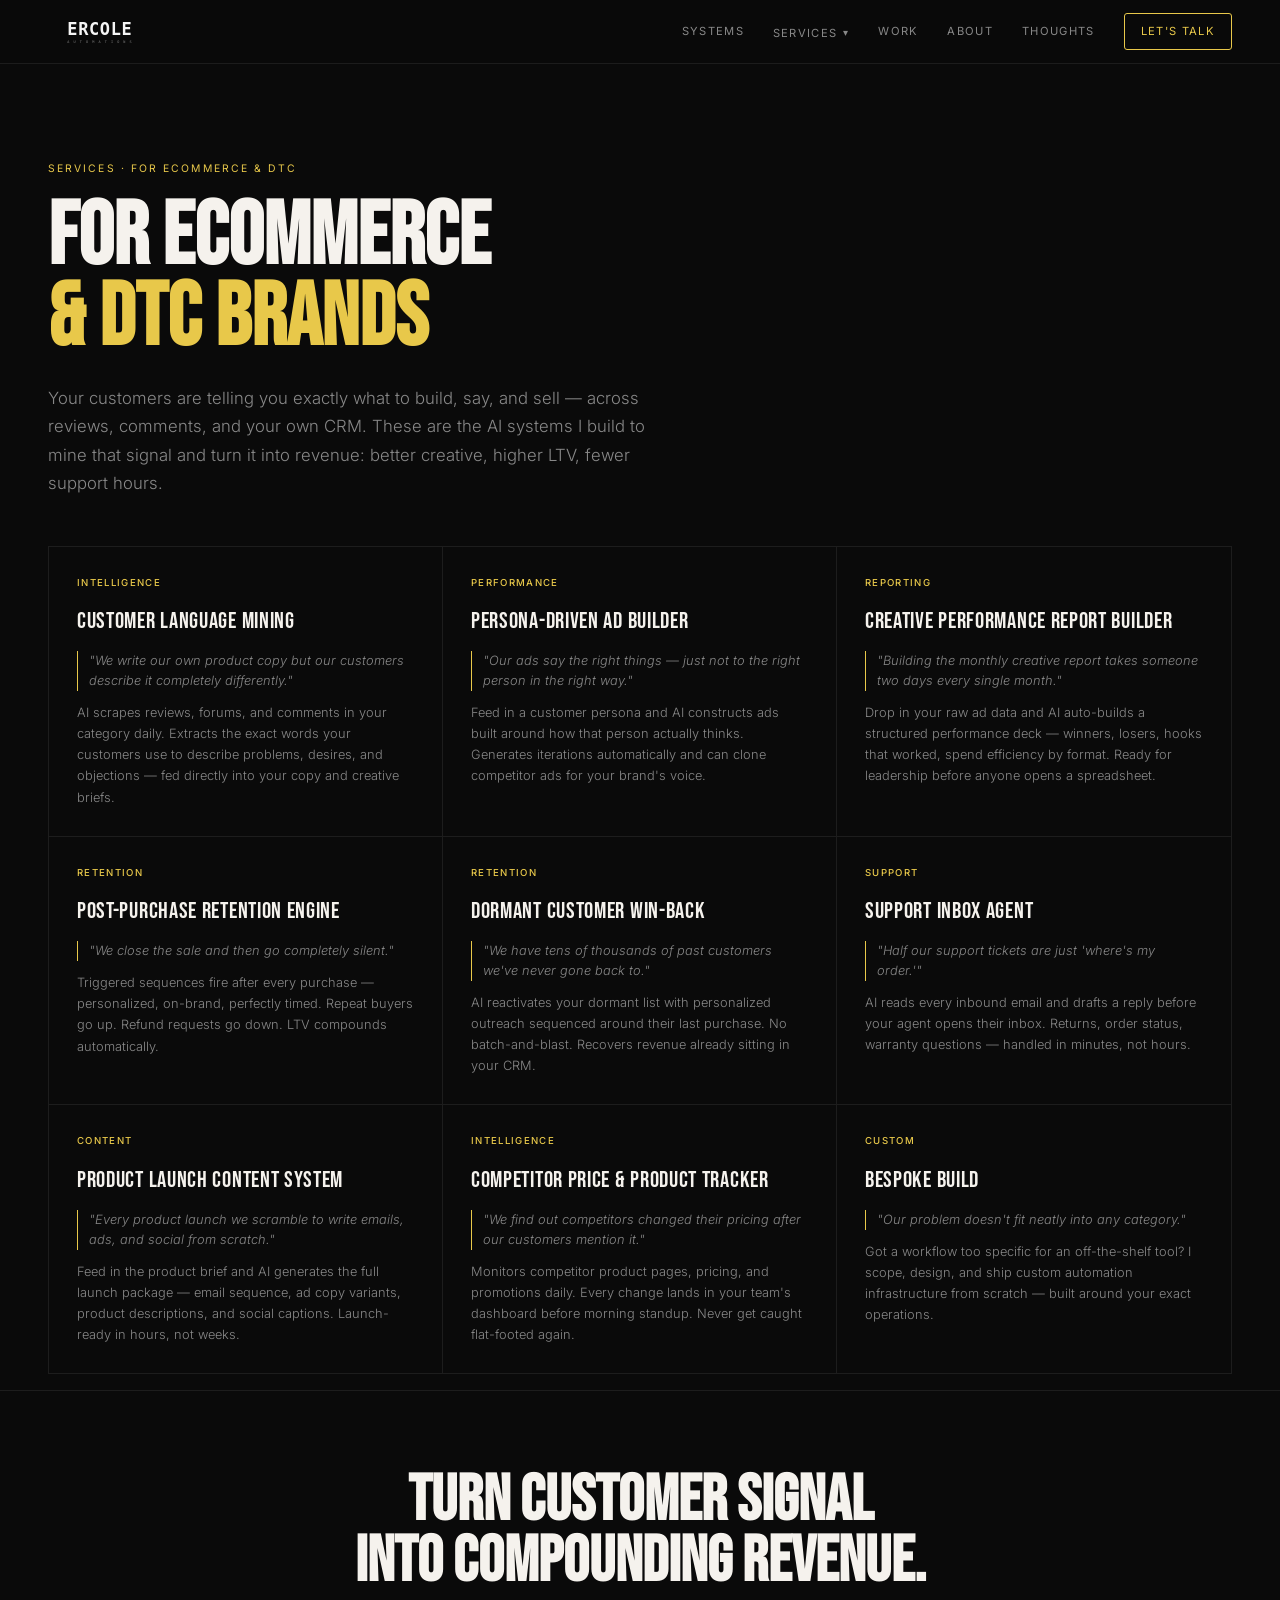
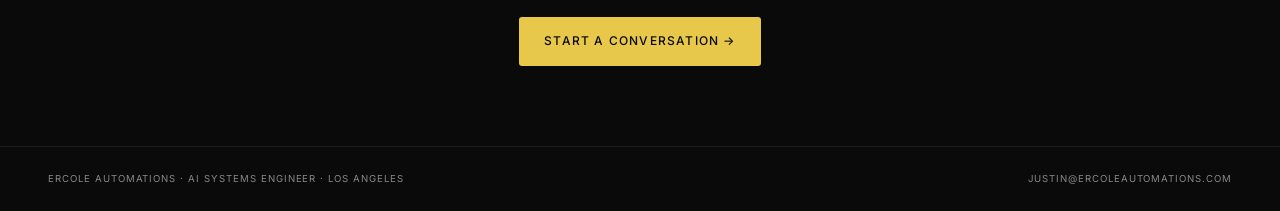
<file: services/ecommerce-dtc.html>
<!DOCTYPE html>
<html lang="en">
<head>
<meta charset="UTF-8">
<meta name="viewport" content="width=device-width, initial-scale=1.0">
<title>AI Systems for eCommerce & DTC — Justin Ercole</title>
<meta name="description" content="AI systems for DTC brands — customer language mining, retention engines, support agents, and persona-driven creative.">
<link rel="preconnect" href="https://fonts.googleapis.com">
<link rel="preconnect" href="https://fonts.gstatic.com" crossorigin>
<link href="https://fonts.googleapis.com/css2?family=Bebas+Neue&family=Inter:wght@300;400;500;600;700&display=swap" rel="stylesheet">
<style>
*,*::before,*::after{box-sizing:border-box;margin:0;padding:0}
:root{
  --bg:#0a0a0a;--card:#111;--card-hover:#141414;--text:#f5f2ed;--muted:#888;
  --accent:#e8c84a;--border:rgba(255,255,255,0.08);
  --bebas:'Bebas Neue',sans-serif;--inter:'Inter',sans-serif;
}
html{scroll-behavior:smooth}
body{background:var(--bg);color:var(--text);font-family:var(--inter);line-height:1.7;-webkit-font-smoothing:antialiased}

/* NAV (matches homepage) */
nav{display:flex;justify-content:space-between;align-items:center;padding:0 3rem;height:64px;border-bottom:0.5px solid var(--border);position:sticky;top:0;background:rgba(10,10,10,.92);backdrop-filter:blur(12px);-webkit-backdrop-filter:blur(12px);z-index:100}
.nav-logo{display:flex;align-items:center;text-decoration:none}
.nav-logo img{height:34px;width:auto;display:block}
.nav-links{display:flex;gap:1.8rem;align-items:center}
.nav-links a{font-size:.7rem;letter-spacing:.12em;text-transform:uppercase;color:var(--muted);text-decoration:none;transition:color .2s}
.nav-links a:hover{color:var(--text)}
.nav-cta{border:0.5px solid var(--accent);color:var(--accent)!important;padding:.5rem 1rem;border-radius:3px}
.nav-cta:hover{background:var(--accent);color:var(--bg)!important}
.nav-dropdown{position:relative}
.nav-dropdown-toggle{display:inline-flex;align-items:center;gap:.35rem;cursor:pointer}
.nav-dropdown .caret{font-size:.85em;transition:transform .2s}
.nav-dropdown:hover .caret{transform:rotate(180deg)}
.nav-dropdown::before{content:"";position:absolute;top:100%;left:-1rem;right:-1rem;height:14px}
.nav-dropdown-menu{position:absolute;top:100%;left:50%;transform:translateX(-50%) translateY(10px);min-width:215px;display:flex;flex-direction:column;background:var(--card);border:.5px solid var(--border);border-radius:6px;padding:.4rem;margin-top:12px;opacity:0;visibility:hidden;transition:opacity .2s,transform .2s;z-index:50}
.nav-dropdown:hover .nav-dropdown-menu,.nav-dropdown:focus-within .nav-dropdown-menu{opacity:1;visibility:visible;transform:translateX(-50%) translateY(0)}
.nav-dropdown-menu a{padding:.6rem .85rem;border-radius:4px;white-space:nowrap}
.nav-dropdown-menu a:hover{background:var(--card-hover);color:var(--accent)}
.nav-toggle{display:none;flex-direction:column;justify-content:center;gap:5px;background:none;border:0;cursor:pointer;padding:6px}
.nav-toggle span{display:block;width:22px;height:2px;background:var(--text);transition:transform .25s,opacity .25s}
.nav-toggle.open span:nth-child(1){transform:translateY(7px) rotate(45deg)}
.nav-toggle.open span:nth-child(2){opacity:0}
.nav-toggle.open span:nth-child(3){transform:translateY(-7px) rotate(-45deg)}

.page-hero{padding:6rem 3rem 3rem;max-width:1100px}
.eyebrow{font-size:.65rem;letter-spacing:.2em;text-transform:uppercase;color:var(--accent);margin-bottom:1.25rem}
.page-hero h1{font-family:var(--bebas);font-size:clamp(3rem,8vw,5.5rem);line-height:.92;margin-bottom:1.5rem}
.page-hero h1 span{color:var(--accent)}
.page-hero p{font-size:1.05rem;font-weight:300;color:var(--muted);max-width:640px}

.cards-wrap{padding:0 3rem 1rem}
.cards{display:grid;grid-template-columns:repeat(3,1fr);border:0.5px solid var(--border)}
.card{padding:1.75rem;border-right:0.5px solid var(--border);border-bottom:0.5px solid var(--border);transition:background .2s}
.card:nth-child(3n){border-right:none}
.card:nth-child(n+7){border-bottom:none}
.card:hover{background:var(--card-hover)}
.card-tag{font-size:.6rem;font-weight:500;letter-spacing:.14em;text-transform:uppercase;color:var(--accent);margin-bottom:.7rem}
.card-title{font-family:var(--bebas);font-size:1.45rem;letter-spacing:.03em;margin-bottom:.6rem}
.card-quote{font-size:.8rem;font-style:italic;font-weight:300;color:var(--muted);line-height:1.55;margin-bottom:.7rem;padding-left:.7rem;border-left:1px solid var(--accent)}
.card-desc{font-size:.8rem;font-weight:300;color:var(--muted);line-height:1.65}

.cta{padding:5rem 3rem;border-top:0.5px solid var(--border);text-align:center}
.cta h2{font-family:var(--bebas);font-size:clamp(2.5rem,6vw,4rem);line-height:.95;margin-bottom:1.5rem}
.cta a{display:inline-block;font-size:.75rem;letter-spacing:.1em;text-transform:uppercase;color:var(--bg);background:var(--accent);padding:.9rem 1.6rem;border-radius:3px;text-decoration:none;font-weight:500}
.cta a:hover{opacity:.9}

footer{padding:1.5rem 3rem;border-top:0.5px solid var(--border);display:flex;justify-content:space-between;flex-wrap:wrap;gap:.5rem;font-size:.6rem;letter-spacing:.1em;text-transform:uppercase;color:var(--muted)}

@media(max-width:880px){
  nav{padding:0 1.5rem}
  .nav-toggle{display:flex}
  .nav-links{display:none;position:absolute;top:100%;left:0;right:0;flex-direction:column;align-items:flex-start;gap:1.1rem;background:rgba(10,10,10,0.98);backdrop-filter:blur(12px);-webkit-backdrop-filter:blur(12px);border-bottom:.5px solid var(--border);padding:1.5rem}
  .nav-links.open{display:flex}
  .nav-dropdown{width:100%}
  .nav-dropdown::before{display:none}
  .nav-dropdown .caret{display:none}
  .nav-dropdown-menu{position:static;opacity:1;visibility:visible;transform:none;border:none;background:transparent;padding:.6rem 0 0 1rem;margin-top:0;min-width:0}
  .nav-dropdown-menu a{padding:.4rem 0}
  .page-hero,.cards-wrap,.cta,footer{padding-left:1.5rem;padding-right:1.5rem}
  .cards{grid-template-columns:1fr}
  .card{border-right:none!important;border-bottom:0.5px solid var(--border)!important}
}
</style>
</head>
<body>

  <nav>
    <a href="../index.html" class="nav-logo"><img src="../ercole-logo-animated.svg" alt="Ercole Automations" /></a>
    <button class="nav-toggle" id="navToggle" aria-label="Menu" aria-expanded="false"><span></span><span></span><span></span></button>
    <div class="nav-links" id="navLinks">
      <a href="../index.html#systems">Systems</a>
      <div class="nav-dropdown">
        <a href="#" class="nav-dropdown-toggle" onclick="return false;">Services <span class="caret">▾</span></a>
        <div class="nav-dropdown-menu">
          <a href="content-creators.html">Content Creators</a>
          <a href="ecommerce-dtc.html">eCommerce &amp; DTC</a>
          <a href="agencies.html">Agencies</a>
          <a href="what-i-do-best.html">What I Do Best</a>
        </div>
      </div>
      <a href="../index.html#work">Work</a>
      <a href="../index.html#about">About</a>
      <a href="../index.html#thoughts">Thoughts</a>
      <a href="../index.html#contact" class="nav-cta">Let's Talk</a>
    </div>
  </nav>

  <header class="page-hero">
    <div class="eyebrow">Services · For eCommerce &amp; DTC</div>
    <h1>FOR ECOMMERCE<br><span>&amp; DTC BRANDS</span></h1>
    <p>Your customers are telling you exactly what to build, say, and sell — across reviews, comments, and your own CRM. These are the AI systems I build to mine that signal and turn it into revenue: better creative, higher LTV, fewer support hours.</p>
  </header>

  <section class="cards-wrap">
    <div class="cards">
      <div class="card"><div class="card-tag">Intelligence</div><div class="card-title">Customer Language Mining</div><div class="card-quote">"We write our own product copy but our customers describe it completely differently."</div><div class="card-desc">AI scrapes reviews, forums, and comments in your category daily. Extracts the exact words your customers use to describe problems, desires, and objections — fed directly into your copy and creative briefs.</div></div>
      <div class="card"><div class="card-tag">Performance</div><div class="card-title">Persona-Driven Ad Builder</div><div class="card-quote">"Our ads say the right things — just not to the right person in the right way."</div><div class="card-desc">Feed in a customer persona and AI constructs ads built around how that person actually thinks. Generates iterations automatically and can clone competitor ads for your brand's voice.</div></div>
      <div class="card"><div class="card-tag">Reporting</div><div class="card-title">Creative Performance Report Builder</div><div class="card-quote">"Building the monthly creative report takes someone two days every single month."</div><div class="card-desc">Drop in your raw ad data and AI auto-builds a structured performance deck — winners, losers, hooks that worked, spend efficiency by format. Ready for leadership before anyone opens a spreadsheet.</div></div>
      <div class="card"><div class="card-tag">Retention</div><div class="card-title">Post-Purchase Retention Engine</div><div class="card-quote">"We close the sale and then go completely silent."</div><div class="card-desc">Triggered sequences fire after every purchase — personalized, on-brand, perfectly timed. Repeat buyers go up. Refund requests go down. LTV compounds automatically.</div></div>
      <div class="card"><div class="card-tag">Retention</div><div class="card-title">Dormant Customer Win-Back</div><div class="card-quote">"We have tens of thousands of past customers we've never gone back to."</div><div class="card-desc">AI reactivates your dormant list with personalized outreach sequenced around their last purchase. No batch-and-blast. Recovers revenue already sitting in your CRM.</div></div>
      <div class="card"><div class="card-tag">Support</div><div class="card-title">Support Inbox Agent</div><div class="card-quote">"Half our support tickets are just 'where's my order.'"</div><div class="card-desc">AI reads every inbound email and drafts a reply before your agent opens their inbox. Returns, order status, warranty questions — handled in minutes, not hours.</div></div>
      <div class="card"><div class="card-tag">Content</div><div class="card-title">Product Launch Content System</div><div class="card-quote">"Every product launch we scramble to write emails, ads, and social from scratch."</div><div class="card-desc">Feed in the product brief and AI generates the full launch package — email sequence, ad copy variants, product descriptions, and social captions. Launch-ready in hours, not weeks.</div></div>
      <div class="card"><div class="card-tag">Intelligence</div><div class="card-title">Competitor Price &amp; Product Tracker</div><div class="card-quote">"We find out competitors changed their pricing after our customers mention it."</div><div class="card-desc">Monitors competitor product pages, pricing, and promotions daily. Every change lands in your team's dashboard before morning standup. Never get caught flat-footed again.</div></div>
      <div class="card"><div class="card-tag">Custom</div><div class="card-title">Bespoke Build</div><div class="card-quote">"Our problem doesn't fit neatly into any category."</div><div class="card-desc">Got a workflow too specific for an off-the-shelf tool? I scope, design, and ship custom automation infrastructure from scratch — built around your exact operations.</div></div>
    </div>
  </section>

  <section class="cta">
    <h2>Turn customer signal<br>into compounding revenue.</h2>
    <a href="../index.html#contact">Start a conversation →</a>
  </section>

  <footer>
    <span>Ercole Automations · AI Systems Engineer · Los Angeles</span>
    <span>justin@ercoleautomations.com</span>
  </footer>

  <script>
    (function(){var t=document.getElementById('navToggle'),l=document.getElementById('navLinks');if(!t||!l)return;t.addEventListener('click',function(){var o=l.classList.toggle('open');t.classList.toggle('open',o);t.setAttribute('aria-expanded',o);});l.querySelectorAll('a:not(.nav-dropdown-toggle)').forEach(function(a){a.addEventListener('click',function(){l.classList.remove('open');t.classList.remove('open');t.setAttribute('aria-expanded','false');});});})();
  </script>

</body>
</html>
</file>
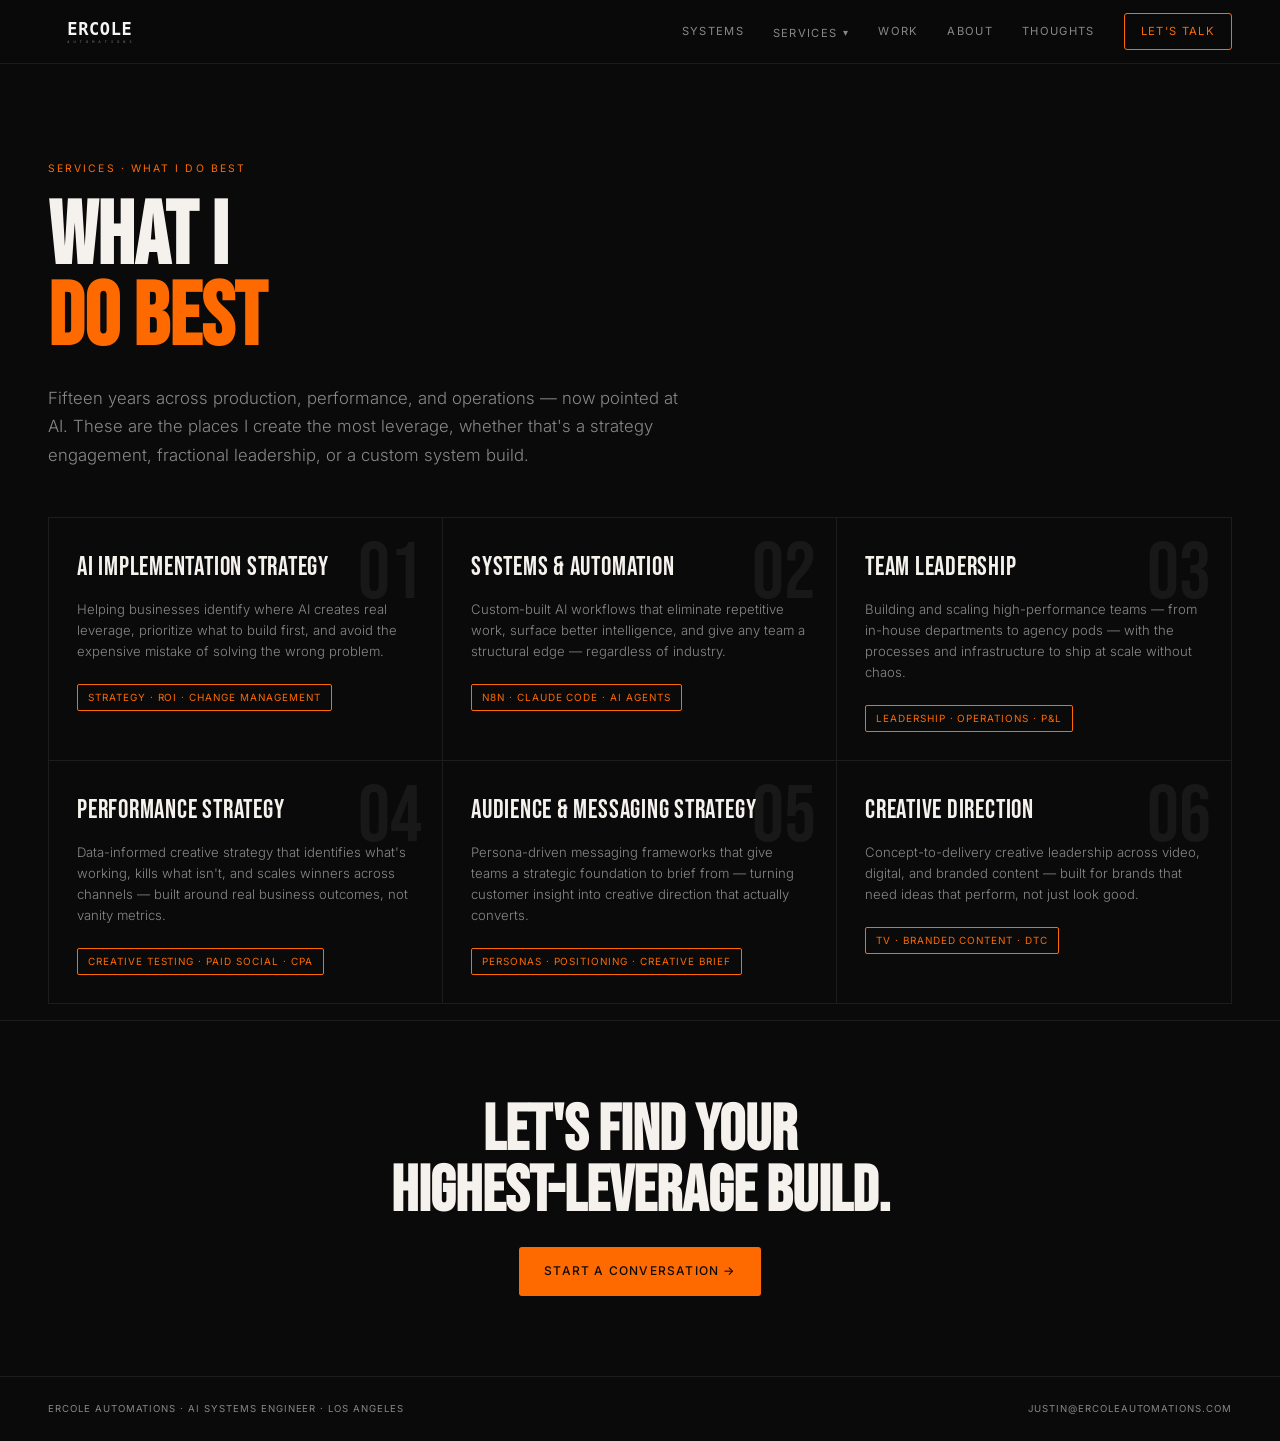
<file: services/what-i-do-best.html>
<!DOCTYPE html>
<html lang="en">
<head>
<meta charset="UTF-8">
<meta name="viewport" content="width=device-width, initial-scale=1.0">
<title>What I Do Best — Justin Ercole</title>
<meta name="description" content="Where I create the most leverage: AI strategy, systems & automation, team leadership, performance and creative direction.">
<link rel="preconnect" href="https://fonts.googleapis.com">
<link rel="preconnect" href="https://fonts.gstatic.com" crossorigin>
<link href="https://fonts.googleapis.com/css2?family=Bebas+Neue&family=Inter:wght@300;400;500;600;700&display=swap" rel="stylesheet">
<style>
*,*::before,*::after{box-sizing:border-box;margin:0;padding:0}
:root{
  --bg:#0a0a0a;--card:#111;--card-hover:#141414;--text:#f5f2ed;--muted:#888;
  --accent:#ff6a00;--border:rgba(255,255,255,0.08);
  --bebas:'Bebas Neue',sans-serif;--inter:'Inter',sans-serif;
}
html{scroll-behavior:smooth}
body{background:var(--bg);color:var(--text);font-family:var(--inter);line-height:1.7;-webkit-font-smoothing:antialiased}

/* NAV (matches homepage) */
nav{display:flex;justify-content:space-between;align-items:center;padding:0 3rem;height:64px;border-bottom:0.5px solid var(--border);position:sticky;top:0;background:rgba(10,10,10,.92);backdrop-filter:blur(12px);-webkit-backdrop-filter:blur(12px);z-index:100}
.nav-logo{display:flex;align-items:center;text-decoration:none}
.nav-logo img{height:34px;width:auto;display:block}
.nav-links{display:flex;gap:1.8rem;align-items:center}
.nav-links a{font-size:.7rem;letter-spacing:.12em;text-transform:uppercase;color:var(--muted);text-decoration:none;transition:color .2s}
.nav-links a:hover{color:var(--text)}
.nav-cta{border:0.5px solid var(--accent);color:var(--accent)!important;padding:.5rem 1rem;border-radius:3px}
.nav-cta:hover{background:var(--accent);color:var(--bg)!important}
.nav-dropdown{position:relative}
.nav-dropdown-toggle{display:inline-flex;align-items:center;gap:.35rem;cursor:pointer}
.nav-dropdown .caret{font-size:.85em;transition:transform .2s}
.nav-dropdown:hover .caret{transform:rotate(180deg)}
.nav-dropdown::before{content:"";position:absolute;top:100%;left:-1rem;right:-1rem;height:14px}
.nav-dropdown-menu{position:absolute;top:100%;left:50%;transform:translateX(-50%) translateY(10px);min-width:215px;display:flex;flex-direction:column;background:var(--card);border:.5px solid var(--border);border-radius:6px;padding:.4rem;margin-top:12px;opacity:0;visibility:hidden;transition:opacity .2s,transform .2s;z-index:50}
.nav-dropdown:hover .nav-dropdown-menu,.nav-dropdown:focus-within .nav-dropdown-menu{opacity:1;visibility:visible;transform:translateX(-50%) translateY(0)}
.nav-dropdown-menu a{padding:.6rem .85rem;border-radius:4px;white-space:nowrap}
.nav-dropdown-menu a:hover{background:var(--card-hover);color:var(--accent)}
.nav-toggle{display:none;flex-direction:column;justify-content:center;gap:5px;background:none;border:0;cursor:pointer;padding:6px}
.nav-toggle span{display:block;width:22px;height:2px;background:var(--text);transition:transform .25s,opacity .25s}
.nav-toggle.open span:nth-child(1){transform:translateY(7px) rotate(45deg)}
.nav-toggle.open span:nth-child(2){opacity:0}
.nav-toggle.open span:nth-child(3){transform:translateY(-7px) rotate(-45deg)}

.page-hero{padding:6rem 3rem 3rem;max-width:1100px}
.eyebrow{font-size:.65rem;letter-spacing:.2em;text-transform:uppercase;color:var(--accent);margin-bottom:1.25rem}
.page-hero h1{font-family:var(--bebas);font-size:clamp(3rem,8vw,5.5rem);line-height:.92;margin-bottom:1.5rem}
.page-hero h1 span{color:var(--accent)}
.page-hero p{font-size:1.05rem;font-weight:300;color:var(--muted);max-width:640px}

.cards-wrap{padding:0 3rem 1rem}
.cards{display:grid;grid-template-columns:repeat(3,1fr);border:0.5px solid var(--border)}
.svc-card{position:relative;overflow:hidden;padding:1.75rem;border-right:0.5px solid var(--border);border-bottom:0.5px solid var(--border);transition:background .2s}
.svc-card:nth-child(3n){border-right:none}
.svc-card:nth-child(n+4){border-bottom:none}
.svc-card:hover{background:var(--card-hover)}
.svc-num{position:absolute;top:1rem;right:1.25rem;font-family:var(--bebas);font-size:5rem;color:rgba(255,255,255,0.06);line-height:1;pointer-events:none;user-select:none}
.svc-title{position:relative;font-family:var(--bebas);font-size:1.6rem;letter-spacing:.03em;margin-bottom:.6rem}
.svc-desc{position:relative;font-size:.82rem;font-weight:300;color:var(--muted);line-height:1.6;margin-bottom:1.25rem}
.svc-tag{position:relative;display:inline-block;font-size:.62rem;letter-spacing:.1em;text-transform:uppercase;color:var(--accent);border:0.5px solid var(--accent);padding:.25rem .6rem;border-radius:2px}

.cta{padding:5rem 3rem;border-top:0.5px solid var(--border);text-align:center}
.cta h2{font-family:var(--bebas);font-size:clamp(2.5rem,6vw,4rem);line-height:.95;margin-bottom:1.5rem}
.cta a{display:inline-block;font-size:.75rem;letter-spacing:.1em;text-transform:uppercase;color:var(--bg);background:var(--accent);padding:.9rem 1.6rem;border-radius:3px;text-decoration:none;font-weight:500}
.cta a:hover{opacity:.9}

footer{padding:1.5rem 3rem;border-top:0.5px solid var(--border);display:flex;justify-content:space-between;flex-wrap:wrap;gap:.5rem;font-size:.6rem;letter-spacing:.1em;text-transform:uppercase;color:var(--muted)}

@media(max-width:880px){
  nav{padding:0 1.5rem}
  .nav-toggle{display:flex}
  .nav-links{display:none;position:absolute;top:100%;left:0;right:0;flex-direction:column;align-items:flex-start;gap:1.1rem;background:rgba(10,10,10,0.98);backdrop-filter:blur(12px);-webkit-backdrop-filter:blur(12px);border-bottom:.5px solid var(--border);padding:1.5rem}
  .nav-links.open{display:flex}
  .nav-dropdown{width:100%}
  .nav-dropdown::before{display:none}
  .nav-dropdown .caret{display:none}
  .nav-dropdown-menu{position:static;opacity:1;visibility:visible;transform:none;border:none;background:transparent;padding:.6rem 0 0 1rem;margin-top:0;min-width:0}
  .nav-dropdown-menu a{padding:.4rem 0}
  .page-hero,.cards-wrap,.cta,footer{padding-left:1.5rem;padding-right:1.5rem}
  .cards{grid-template-columns:1fr}
  .svc-card{border-right:none!important;border-bottom:0.5px solid var(--border)!important}
}
</style>
</head>
<body>

  <nav>
    <a href="../index.html" class="nav-logo"><img src="../ercole-logo-animated.svg" alt="Ercole Automations" /></a>
    <button class="nav-toggle" id="navToggle" aria-label="Menu" aria-expanded="false"><span></span><span></span><span></span></button>
    <div class="nav-links" id="navLinks">
      <a href="../index.html#systems">Systems</a>
      <div class="nav-dropdown">
        <a href="#" class="nav-dropdown-toggle" onclick="return false;">Services <span class="caret">▾</span></a>
        <div class="nav-dropdown-menu">
          <a href="content-creators.html">Content Creators</a>
          <a href="ecommerce-dtc.html">eCommerce &amp; DTC</a>
          <a href="agencies.html">Agencies</a>
          <a href="what-i-do-best.html">What I Do Best</a>
        </div>
      </div>
      <a href="../index.html#work">Work</a>
      <a href="../index.html#about">About</a>
      <a href="../index.html#thoughts">Thoughts</a>
      <a href="../index.html#contact" class="nav-cta">Let's Talk</a>
    </div>
  </nav>

  <header class="page-hero">
    <div class="eyebrow">Services · What I Do Best</div>
    <h1>WHAT I<br><span>DO BEST</span></h1>
    <p>Fifteen years across production, performance, and operations — now pointed at AI. These are the places I create the most leverage, whether that's a strategy engagement, fractional leadership, or a custom system build.</p>
  </header>

  <section class="cards-wrap">
    <div class="cards">
      <div class="svc-card"><span class="svc-num">01</span><div class="svc-title">AI Implementation Strategy</div><div class="svc-desc">Helping businesses identify where AI creates real leverage, prioritize what to build first, and avoid the expensive mistake of solving the wrong problem.</div><span class="svc-tag">Strategy · ROI · Change Management</span></div>
      <div class="svc-card"><span class="svc-num">02</span><div class="svc-title">Systems &amp; Automation</div><div class="svc-desc">Custom-built AI workflows that eliminate repetitive work, surface better intelligence, and give any team a structural edge — regardless of industry.</div><span class="svc-tag">n8n · Claude Code · AI Agents</span></div>
      <div class="svc-card"><span class="svc-num">03</span><div class="svc-title">Team Leadership</div><div class="svc-desc">Building and scaling high-performance teams — from in-house departments to agency pods — with the processes and infrastructure to ship at scale without chaos.</div><span class="svc-tag">Leadership · Operations · P&amp;L</span></div>
      <div class="svc-card"><span class="svc-num">04</span><div class="svc-title">Performance Strategy</div><div class="svc-desc">Data-informed creative strategy that identifies what's working, kills what isn't, and scales winners across channels — built around real business outcomes, not vanity metrics.</div><span class="svc-tag">Creative Testing · Paid Social · CPA</span></div>
      <div class="svc-card"><span class="svc-num">05</span><div class="svc-title">Audience &amp; Messaging Strategy</div><div class="svc-desc">Persona-driven messaging frameworks that give teams a strategic foundation to brief from — turning customer insight into creative direction that actually converts.</div><span class="svc-tag">Personas · Positioning · Creative Brief</span></div>
      <div class="svc-card"><span class="svc-num">06</span><div class="svc-title">Creative Direction</div><div class="svc-desc">Concept-to-delivery creative leadership across video, digital, and branded content — built for brands that need ideas that perform, not just look good.</div><span class="svc-tag">TV · Branded Content · DTC</span></div>
    </div>
  </section>

  <section class="cta">
    <h2>Let's find your<br>highest-leverage build.</h2>
    <a href="../index.html#contact">Start a conversation →</a>
  </section>

  <footer>
    <span>Ercole Automations · AI Systems Engineer · Los Angeles</span>
    <span>justin@ercoleautomations.com</span>
  </footer>

  <script>
    (function(){var t=document.getElementById('navToggle'),l=document.getElementById('navLinks');if(!t||!l)return;t.addEventListener('click',function(){var o=l.classList.toggle('open');t.classList.toggle('open',o);t.setAttribute('aria-expanded',o);});l.querySelectorAll('a:not(.nav-dropdown-toggle)').forEach(function(a){a.addEventListener('click',function(){l.classList.remove('open');t.classList.remove('open');t.setAttribute('aria-expanded','false');});});})();
  </script>

</body>
</html>
</file>
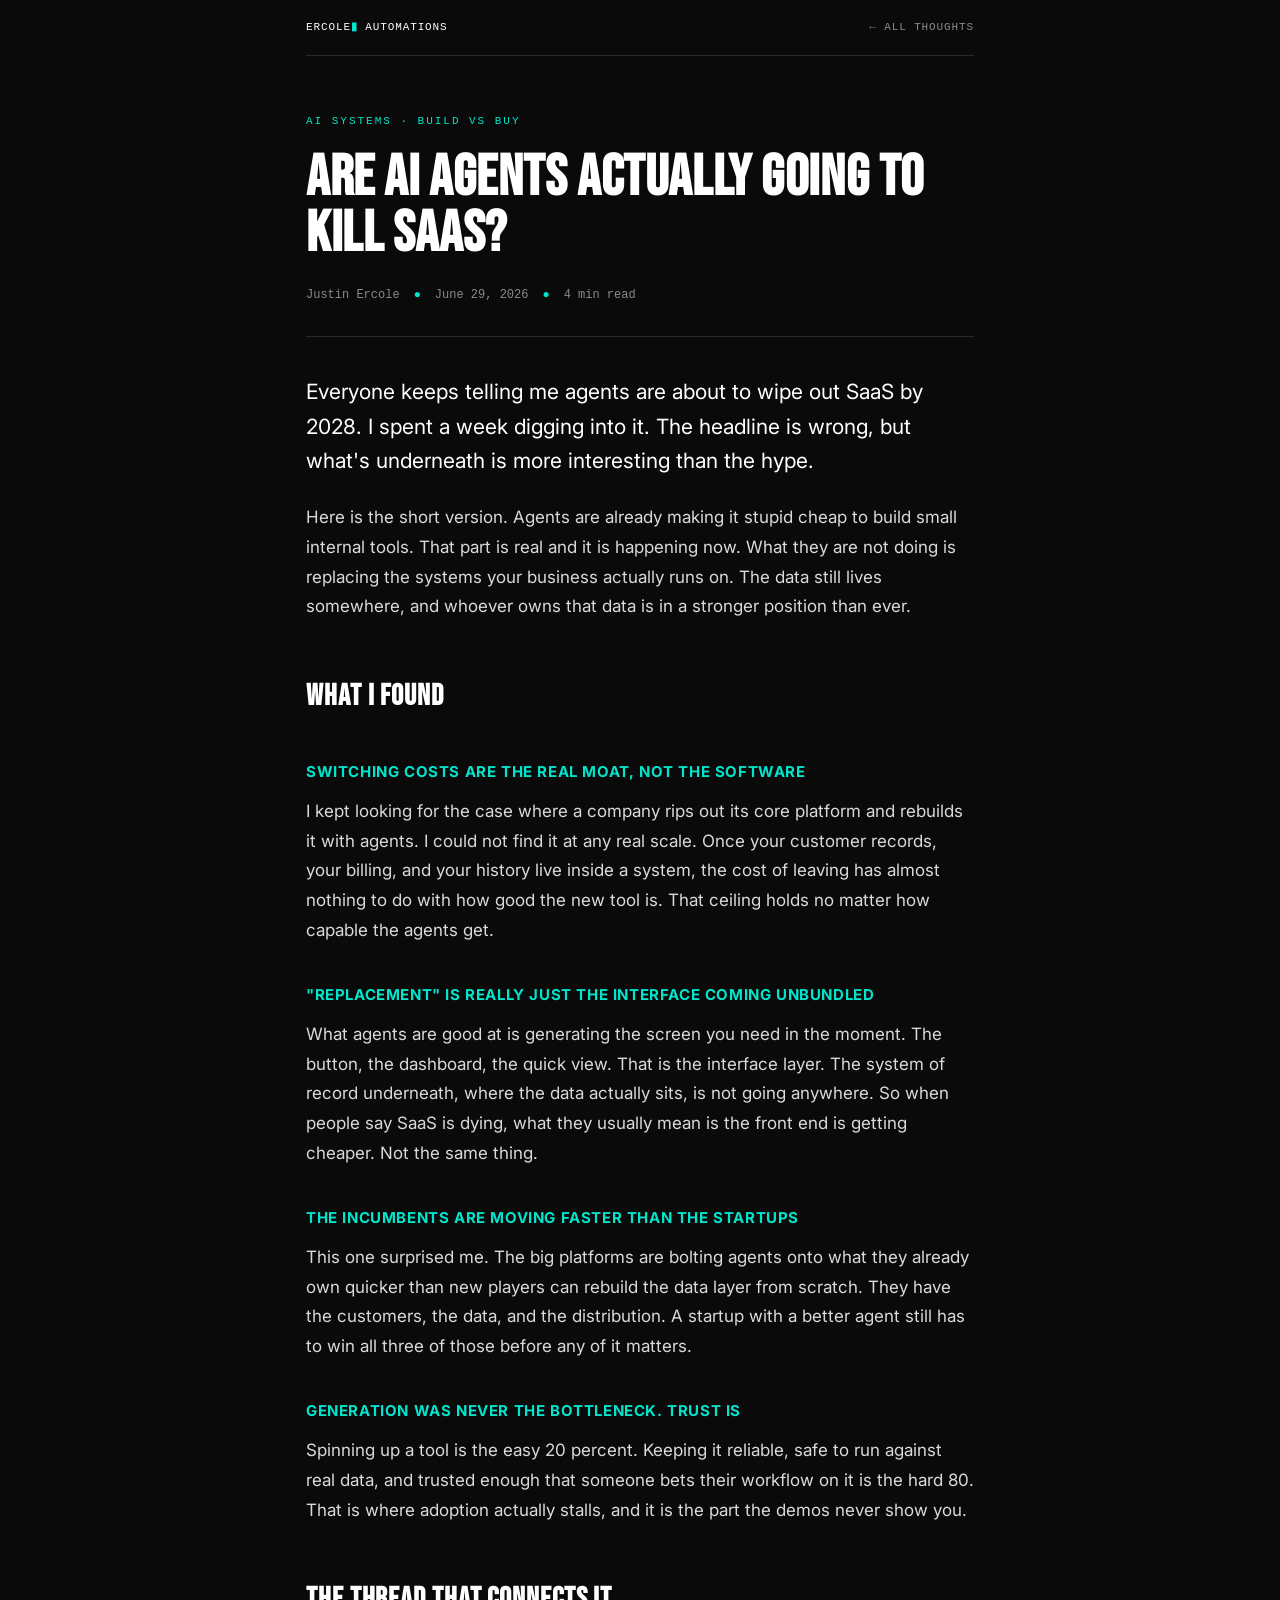
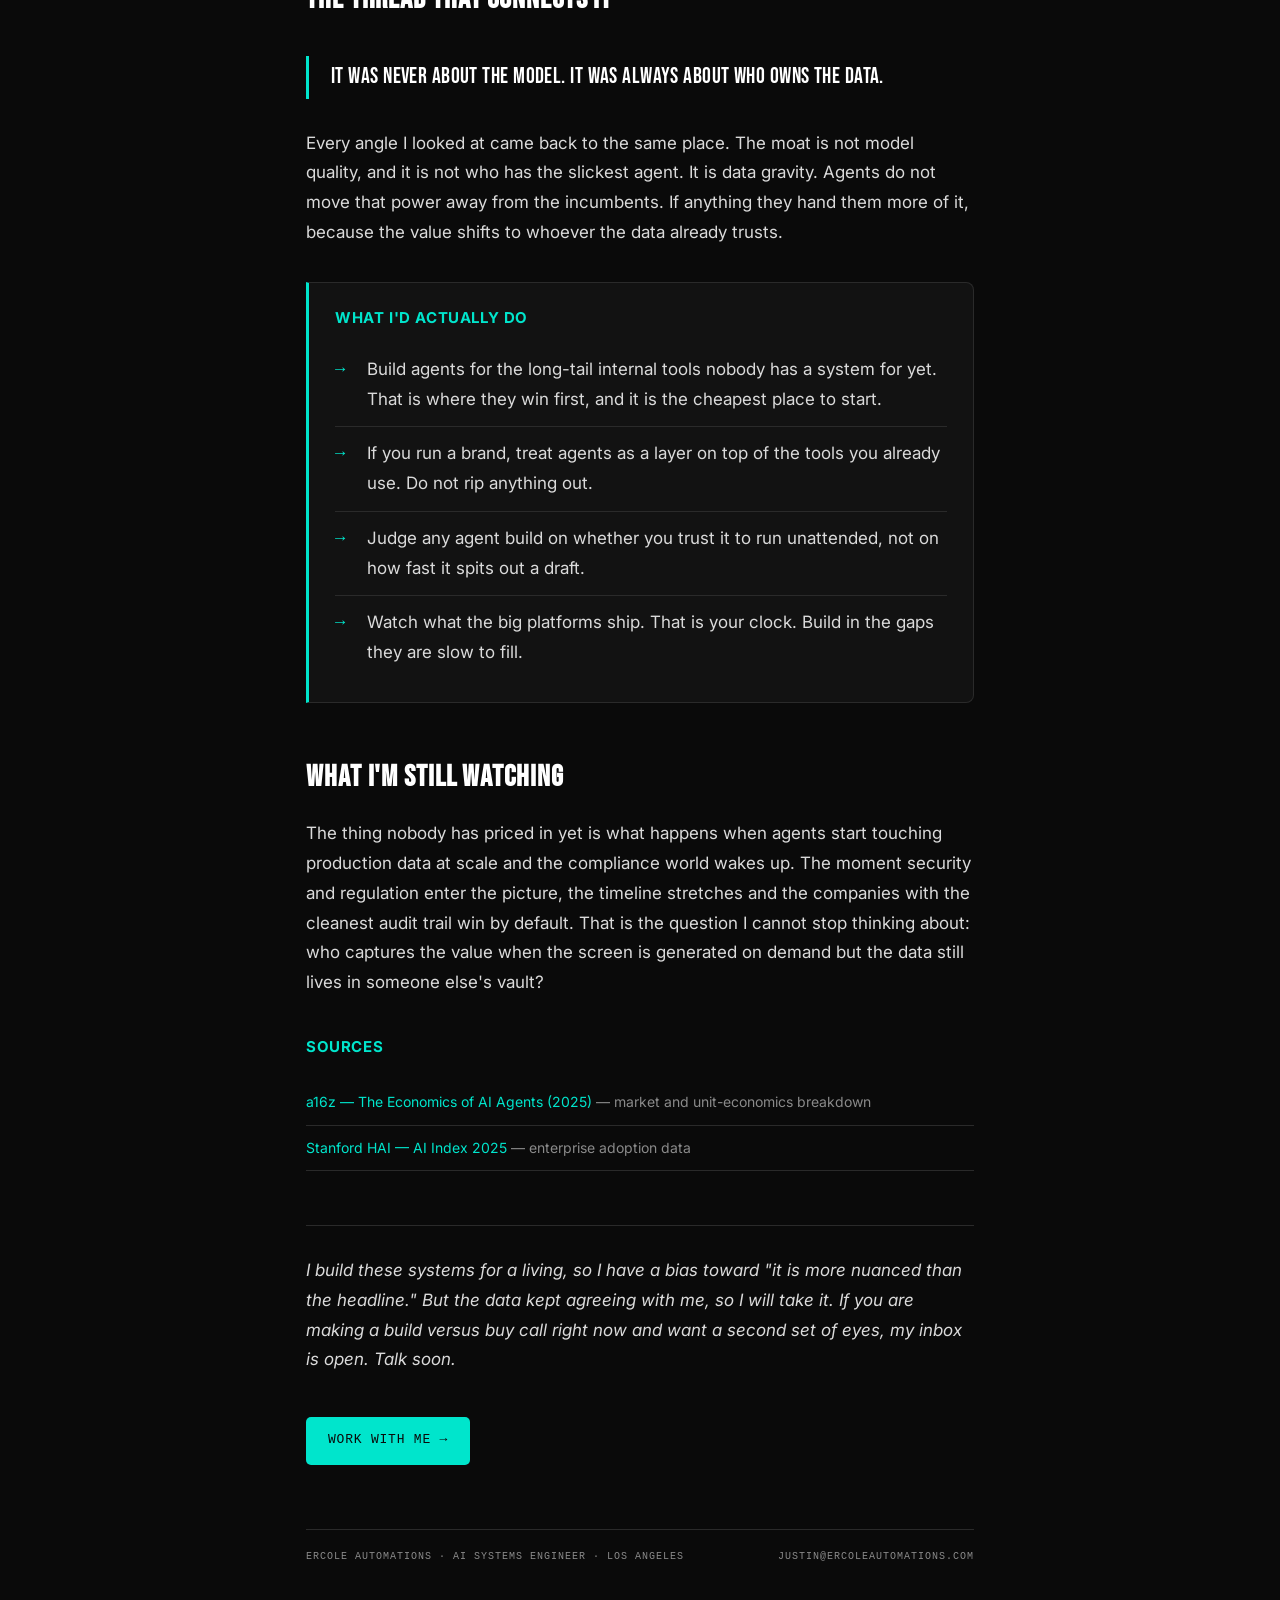
<file: thoughts/ai-agents-vs-saas.html>
<!DOCTYPE html>
<html lang="en">
<head>
<meta charset="UTF-8">
<meta name="viewport" content="width=device-width, initial-scale=1.0">
<title>Are AI Agents Actually Going to Kill SaaS? — Justin Ercole</title>
<meta name="description" content="Everyone's saying AI agents will replace SaaS by 2028. After a week digging in, here's what I actually think happens.">
<style>
@import url('https://fonts.googleapis.com/css2?family=Bebas+Neue&family=Inter:wght@400;500;600;700&display=swap');

:root{
  --teal:#00E5CC; --black:#0A0A0A; --panel:#121212; --text:#EDEDED; --muted:#8A8A8A;
  --rule:#2A2A2A; --teal-dim:rgba(0,229,204,.12);
}
*{box-sizing:border-box;margin:0;padding:0}
body{font-family:'Inter',sans-serif;background:var(--black);color:var(--text);line-height:1.75;font-size:17px}
.wrap{max-width:720px;margin:0 auto;padding:0 26px 100px}

.topbar{display:flex;justify-content:space-between;align-items:center;
  font-family:'JetBrains Mono','Courier New',monospace;font-size:11px;letter-spacing:.08em;
  text-transform:uppercase;color:var(--muted);padding:18px 0;border-bottom:1px solid var(--rule)}
.topbar a{text-decoration:none;color:var(--muted);transition:color .2s}
.topbar .brand{color:#fff}
.topbar .brand b{color:var(--teal)}
.topbar .back:hover{color:var(--teal)}

article{padding-top:56px}
.eyebrow{font-family:'JetBrains Mono','Courier New',monospace;font-size:11px;letter-spacing:.18em;
  text-transform:uppercase;color:var(--teal);margin-bottom:18px}
h1{font-family:'Bebas Neue',sans-serif;font-size:58px;line-height:.98;letter-spacing:.01em;
  text-transform:uppercase;color:#fff;margin-bottom:22px}
.byline{display:flex;align-items:center;gap:14px;font-family:'JetBrains Mono','Courier New',monospace;
  font-size:12px;color:var(--muted);padding-bottom:30px;margin-bottom:38px;border-bottom:1px solid var(--rule)}
.byline .dot{color:var(--teal)}

article p{margin-bottom:24px;color:#DADADA}
article p.lede{font-size:21px;line-height:1.65;color:#fff}
article h2{font-family:'Bebas Neue',sans-serif;font-size:30px;letter-spacing:.03em;text-transform:uppercase;
  color:#fff;margin:48px 0 16px}
article h3{font-family:'Inter',sans-serif;font-weight:700;font-size:15px;letter-spacing:.04em;
  text-transform:uppercase;color:var(--teal);margin:36px 0 12px}
article strong{color:#fff}
article a{color:var(--teal);text-decoration:none;border-bottom:1px solid var(--teal-dim)}
article blockquote{border-left:3px solid var(--teal);padding:6px 0 6px 22px;margin:30px 0;
  font-size:22px;line-height:1.4;color:#fff;font-family:'Bebas Neue',sans-serif;letter-spacing:.02em}

.pullbar{background:var(--panel);border:1px solid var(--rule);border-left:3px solid var(--teal);
  border-radius:0 8px 8px 0;padding:22px 26px;margin:34px 0}
.pullbar h3{margin-top:0}
.takeaways{list-style:none;padding:0}
.takeaways li{padding:12px 0 12px 32px;border-bottom:1px solid var(--rule);position:relative;color:#DADADA}
.takeaways li:last-child{border-bottom:none}
.takeaways li::before{content:"→";position:absolute;left:0;color:var(--teal);font-family:'JetBrains Mono','Courier New',monospace}

.sources{margin-top:20px;list-style:none;padding:0}
.sources li{padding:10px 0;border-bottom:1px solid var(--rule);font-size:14px;color:var(--muted)}
.sources a{color:var(--teal);border:none}

.signoff{margin-top:54px;padding-top:30px;border-top:1px solid var(--rule)}
.signoff p{font-style:italic;color:#DADADA}
.cta{display:inline-block;margin-top:18px;font-family:'JetBrains Mono','Courier New',monospace;font-size:13px;
  letter-spacing:.06em;text-transform:uppercase;color:var(--black);background:var(--teal);
  padding:12px 22px;border-radius:5px;text-decoration:none}

footer{margin-top:64px;padding-top:18px;border-top:1px solid var(--rule);
  display:flex;justify-content:space-between;font-family:'JetBrains Mono','Courier New',monospace;
  font-size:10px;letter-spacing:.1em;text-transform:uppercase;color:var(--muted)}
</style>
</head>
<body>
<div class="wrap">

  <div class="topbar">
    <a href="../index.html" class="brand">ERCOLE<b>▮</b> AUTOMATIONS</a>
    <a href="../index.html#thoughts" class="back">← All Thoughts</a>
  </div>

  <article>
    <div class="eyebrow">AI Systems · Build vs Buy</div>
    <h1>Are AI Agents Actually Going to Kill SaaS?</h1>
    <div class="byline">
      <span>Justin Ercole</span><span class="dot">●</span>
      <span>June 29, 2026</span><span class="dot">●</span>
      <span>4 min read</span>
    </div>

    <p class="lede">Everyone keeps telling me agents are about to wipe out SaaS by 2028. I spent a week digging into it. The headline is wrong, but what's underneath is more interesting than the hype.</p>

    <p>Here is the short version. Agents are already making it stupid cheap to build small internal tools. That part is real and it is happening now. What they are not doing is replacing the systems your business actually runs on. The data still lives somewhere, and whoever owns that data is in a stronger position than ever.</p>

    <h2>What I found</h2>

    <h3>Switching costs are the real moat, not the software</h3>
    <p>I kept looking for the case where a company rips out its core platform and rebuilds it with agents. I could not find it at any real scale. Once your customer records, your billing, and your history live inside a system, the cost of leaving has almost nothing to do with how good the new tool is. That ceiling holds no matter how capable the agents get.</p>

    <h3>"Replacement" is really just the interface coming unbundled</h3>
    <p>What agents are good at is generating the screen you need in the moment. The button, the dashboard, the quick view. That is the interface layer. The system of record underneath, where the data actually sits, is not going anywhere. So when people say SaaS is dying, what they usually mean is the front end is getting cheaper. Not the same thing.</p>

    <h3>The incumbents are moving faster than the startups</h3>
    <p>This one surprised me. The big platforms are bolting agents onto what they already own quicker than new players can rebuild the data layer from scratch. They have the customers, the data, and the distribution. A startup with a better agent still has to win all three of those before any of it matters.</p>

    <h3>Generation was never the bottleneck. Trust is</h3>
    <p>Spinning up a tool is the easy 20 percent. Keeping it reliable, safe to run against real data, and trusted enough that someone bets their workflow on it is the hard 80. That is where adoption actually stalls, and it is the part the demos never show you.</p>

    <h2>The thread that connects it</h2>
    <blockquote>It was never about the model. It was always about who owns the data.</blockquote>
    <p>Every angle I looked at came back to the same place. The moat is not model quality, and it is not who has the slickest agent. It is data gravity. Agents do not move that power away from the incumbents. If anything they hand them more of it, because the value shifts to whoever the data already trusts.</p>

    <div class="pullbar">
      <h3>What I'd actually do</h3>
      <ul class="takeaways">
        <li>Build agents for the long-tail internal tools nobody has a system for yet. That is where they win first, and it is the cheapest place to start.</li>
        <li>If you run a brand, treat agents as a layer on top of the tools you already use. Do not rip anything out.</li>
        <li>Judge any agent build on whether you trust it to run unattended, not on how fast it spits out a draft.</li>
        <li>Watch what the big platforms ship. That is your clock. Build in the gaps they are slow to fill.</li>
      </ul>
    </div>

    <h2>What I'm still watching</h2>
    <p>The thing nobody has priced in yet is what happens when agents start touching production data at scale and the compliance world wakes up. The moment security and regulation enter the picture, the timeline stretches and the companies with the cleanest audit trail win by default. That is the question I cannot stop thinking about: who captures the value when the screen is generated on demand but the data still lives in someone else's vault?</p>

    <h3>Sources</h3>
    <ul class="sources">
      <li><a href="https://a16z.com/ai-agents/" target="_blank" rel="noopener noreferrer">a16z — The Economics of AI Agents (2025)</a> — market and unit-economics breakdown</li>
      <li><a href="https://hai.stanford.edu/ai-index/2025-ai-index-report" target="_blank" rel="noopener noreferrer">Stanford HAI — AI Index 2025</a> — enterprise adoption data</li>
    </ul>

    <div class="signoff">
      <p>I build these systems for a living, so I have a bias toward "it is more nuanced than the headline." But the data kept agreeing with me, so I will take it. If you are making a build versus buy call right now and want a second set of eyes, my inbox is open. Talk soon.</p>
      <a class="cta" href="../index.html#contact">Work with me →</a>
    </div>
  </article>

  <footer>
    <span>ERCOLE AUTOMATIONS · AI SYSTEMS ENGINEER · LOS ANGELES</span>
    <span>justin@ercoleautomations.com</span>
  </footer>

</div>
</body>
</html>
</file>
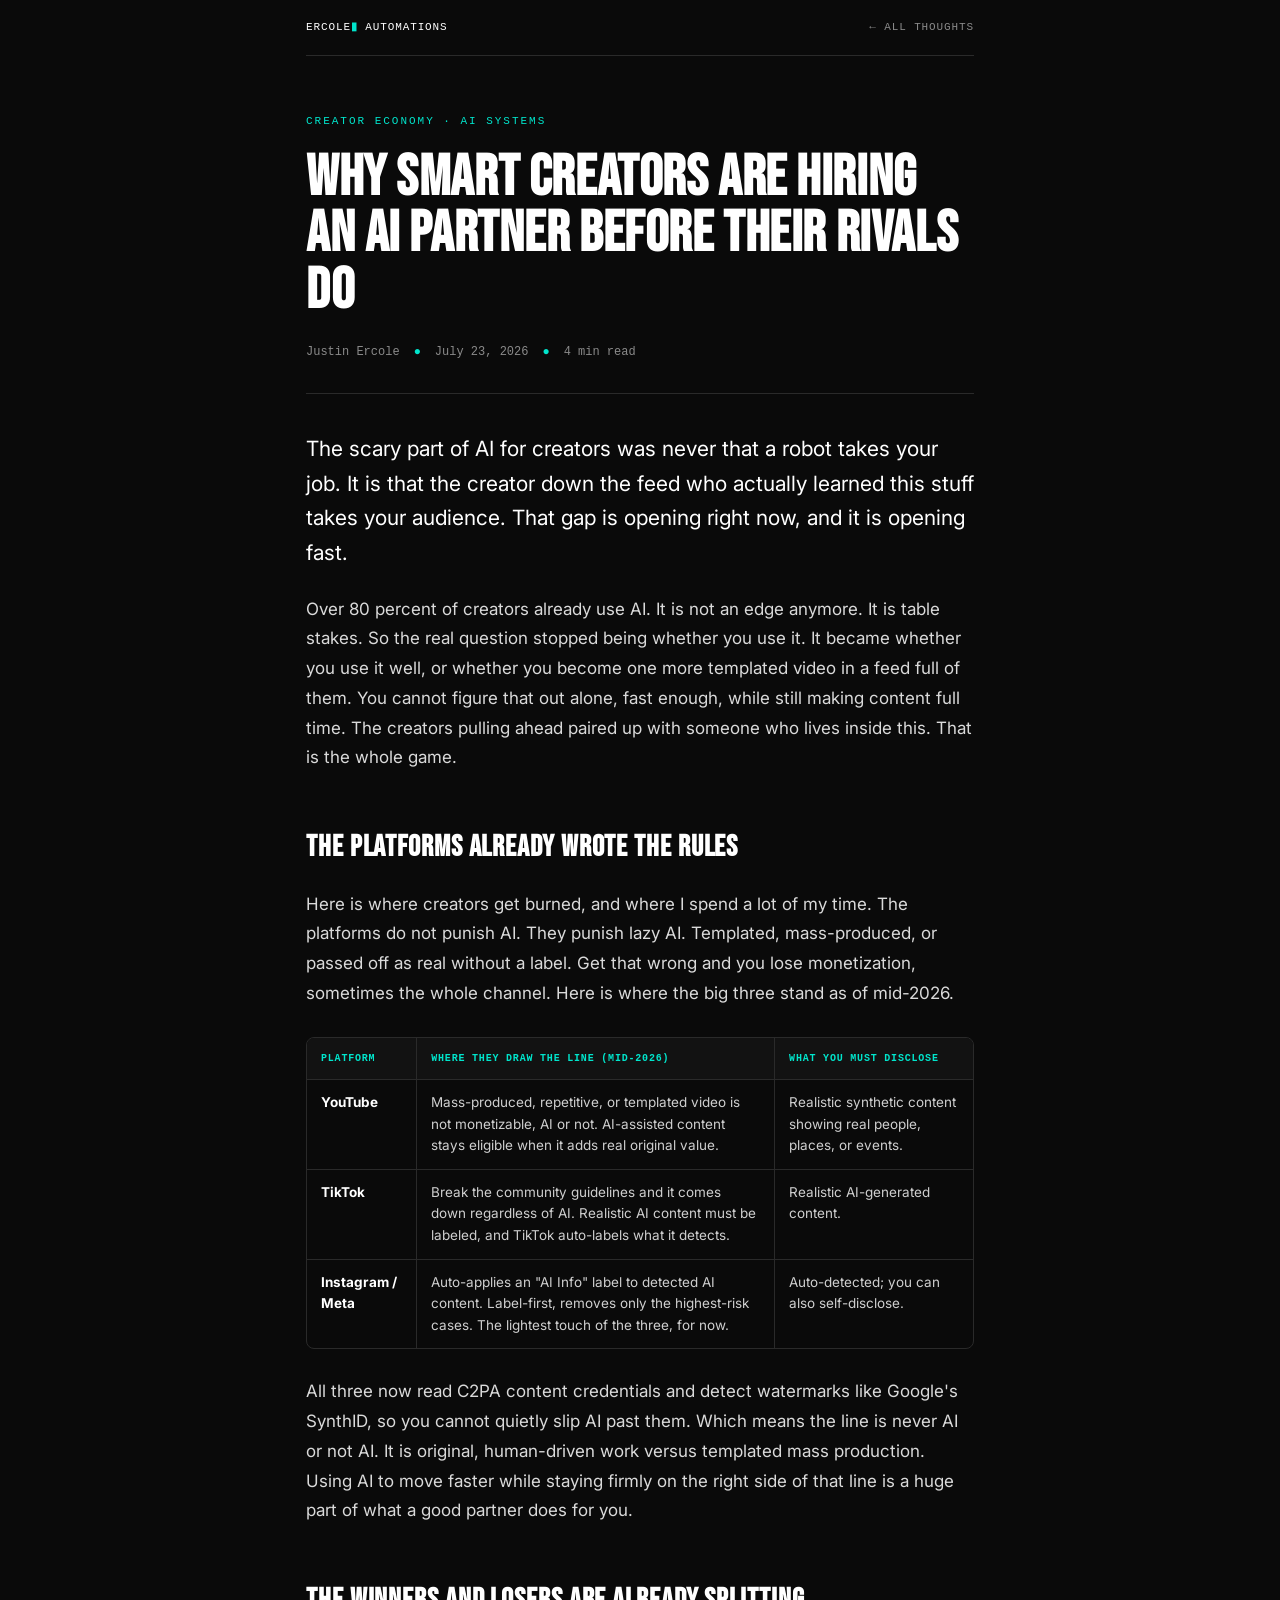
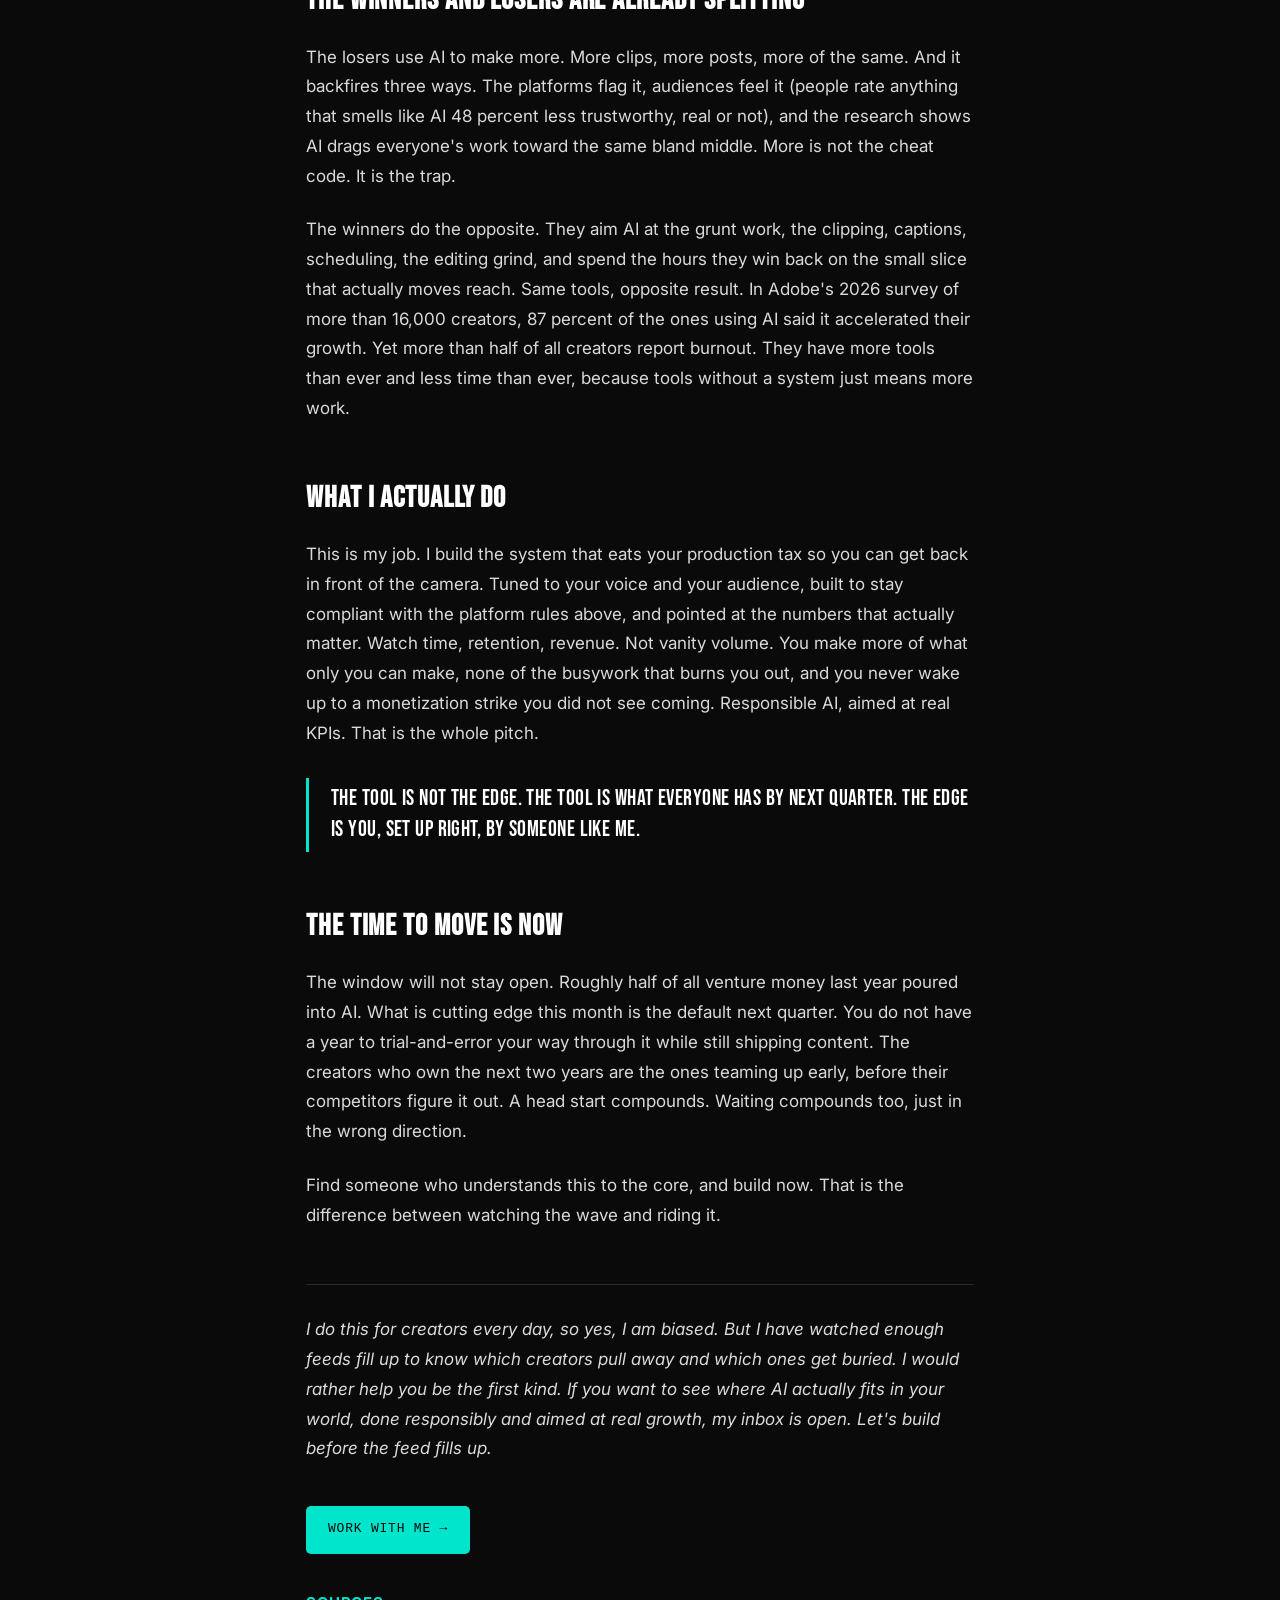
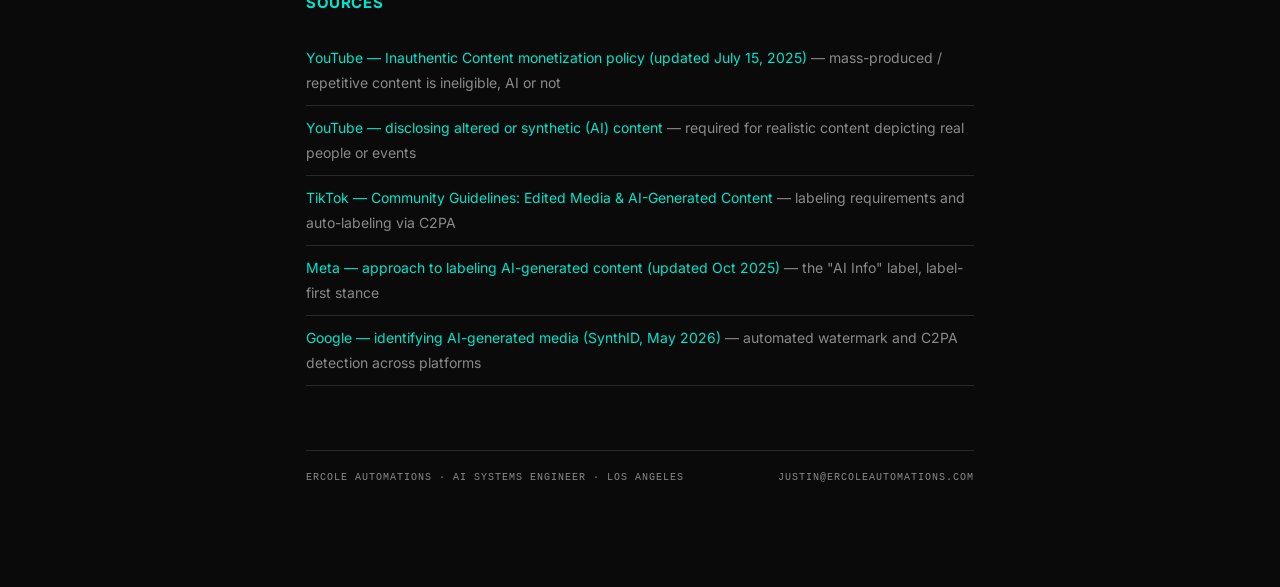
<file: thoughts/creators-ai-automation-partnership.html>
<!DOCTYPE html>
<html lang="en">
<head>
<meta charset="UTF-8">
<meta name="viewport" content="width=device-width, initial-scale=1.0">
<title>Why Smart Creators Are Hiring an AI Partner Before Their Rivals Do — Justin Ercole</title>
<meta name="description" content="AI is table stakes now. The platforms punish lazy AI, not AI. The creators who partner up to use it responsibly will scale. The ones who wait get buried in the feed.">
<style>
@import url('https://fonts.googleapis.com/css2?family=Bebas+Neue&family=Inter:wght@400;500;600;700&display=swap');

:root{
  --teal:#00E5CC; --black:#0A0A0A; --panel:#121212; --text:#EDEDED; --muted:#8A8A8A;
  --rule:#2A2A2A; --teal-dim:rgba(0,229,204,.12);
}
*{box-sizing:border-box;margin:0;padding:0}
body{font-family:'Inter',sans-serif;background:var(--black);color:var(--text);line-height:1.75;font-size:17px}
.wrap{max-width:720px;margin:0 auto;padding:0 26px 100px}

.topbar{display:flex;justify-content:space-between;align-items:center;
  font-family:'JetBrains Mono','Courier New',monospace;font-size:11px;letter-spacing:.08em;
  text-transform:uppercase;color:var(--muted);padding:18px 0;border-bottom:1px solid var(--rule)}
.topbar a{text-decoration:none;color:var(--muted);transition:color .2s}
.topbar .brand{color:#fff}
.topbar .brand b{color:var(--teal)}
.topbar .back:hover{color:var(--teal)}

article{padding-top:56px}
.eyebrow{font-family:'JetBrains Mono','Courier New',monospace;font-size:11px;letter-spacing:.18em;
  text-transform:uppercase;color:var(--teal);margin-bottom:18px}
h1{font-family:'Bebas Neue',sans-serif;font-size:58px;line-height:.98;letter-spacing:.01em;
  text-transform:uppercase;color:#fff;margin-bottom:22px}
.byline{display:flex;align-items:center;gap:14px;font-family:'JetBrains Mono','Courier New',monospace;
  font-size:12px;color:var(--muted);padding-bottom:30px;margin-bottom:38px;border-bottom:1px solid var(--rule)}
.byline .dot{color:var(--teal)}

article p{margin-bottom:24px;color:#DADADA}
article p.lede{font-size:21px;line-height:1.65;color:#fff}
article h2{font-family:'Bebas Neue',sans-serif;font-size:30px;letter-spacing:.03em;text-transform:uppercase;
  color:#fff;margin:48px 0 16px}
article h3{font-family:'Inter',sans-serif;font-weight:700;font-size:15px;letter-spacing:.04em;
  text-transform:uppercase;color:var(--teal);margin:36px 0 12px}
article strong{color:#fff}
article a{color:var(--teal);text-decoration:none;border-bottom:1px solid var(--teal-dim)}
article blockquote{border-left:3px solid var(--teal);padding:6px 0 6px 22px;margin:30px 0;
  font-size:22px;line-height:1.4;color:#fff;font-family:'Bebas Neue',sans-serif;letter-spacing:.02em}

.ptable-wrap{overflow-x:auto;margin:28px 0;border:1px solid var(--rule);border-radius:8px}
table.ptable{border-collapse:collapse;width:100%;min-width:600px;font-size:13.5px}
table.ptable th,table.ptable td{border-bottom:1px solid var(--rule);border-right:1px solid var(--rule);
  padding:12px 14px;text-align:left;vertical-align:top}
table.ptable th:last-child,table.ptable td:last-child{border-right:none}
table.ptable tbody tr:last-child td{border-bottom:none}
table.ptable thead th{font-family:'JetBrains Mono','Courier New',monospace;font-size:10px;letter-spacing:.08em;
  text-transform:uppercase;color:var(--teal);background:var(--panel)}
table.ptable td{color:#CFCFCF;line-height:1.6}
table.ptable td strong{color:#fff}

.pullbar{background:var(--panel);border:1px solid var(--rule);border-left:3px solid var(--teal);
  border-radius:0 8px 8px 0;padding:22px 26px;margin:34px 0}
.pullbar h3{margin-top:0}
.takeaways{list-style:none;padding:0}
.takeaways li{padding:12px 0 12px 32px;border-bottom:1px solid var(--rule);position:relative;color:#DADADA}
.takeaways li:last-child{border-bottom:none}
.takeaways li::before{content:"→";position:absolute;left:0;color:var(--teal);font-family:'JetBrains Mono','Courier New',monospace}

.sources{margin-top:20px;list-style:none;padding:0}
.sources li{padding:10px 0;border-bottom:1px solid var(--rule);font-size:14px;color:var(--muted)}
.sources a{color:var(--teal);border:none}

.signoff{margin-top:54px;padding-top:30px;border-top:1px solid var(--rule)}
.signoff p{font-style:italic;color:#DADADA}
.cta{display:inline-block;margin-top:18px;font-family:'JetBrains Mono','Courier New',monospace;font-size:13px;
  letter-spacing:.06em;text-transform:uppercase;color:var(--black);background:var(--teal);
  padding:12px 22px;border-radius:5px;text-decoration:none}

footer{margin-top:64px;padding-top:18px;border-top:1px solid var(--rule);
  display:flex;justify-content:space-between;font-family:'JetBrains Mono','Courier New',monospace;
  font-size:10px;letter-spacing:.1em;text-transform:uppercase;color:var(--muted)}
</style>
</head>
<body>
<div class="wrap">

  <div class="topbar">
    <a href="../index.html" class="brand">ERCOLE<b>▮</b> AUTOMATIONS</a>
    <a href="../index.html#thoughts" class="back">← All Thoughts</a>
  </div>

  <article>
    <div class="eyebrow">Creator Economy · AI Systems</div>
    <h1>Why Smart Creators Are Hiring an AI Partner Before Their Rivals Do</h1>
    <div class="byline">
      <span>Justin Ercole</span><span class="dot">●</span>
      <span>July 23, 2026</span><span class="dot">●</span>
      <span>4 min read</span>
    </div>

    <p class="lede">The scary part of AI for creators was never that a robot takes your job. It is that the creator down the feed who actually learned this stuff takes your audience. That gap is opening right now, and it is opening fast.</p>

    <p>Over 80 percent of creators already use AI. It is not an edge anymore. It is table stakes. So the real question stopped being whether you use it. It became whether you use it well, or whether you become one more templated video in a feed full of them. You cannot figure that out alone, fast enough, while still making content full time. The creators pulling ahead paired up with someone who lives inside this. That is the whole game.</p>

    <h2>The platforms already wrote the rules</h2>
    <p>Here is where creators get burned, and where I spend a lot of my time. The platforms do not punish AI. They punish lazy AI. Templated, mass-produced, or passed off as real without a label. Get that wrong and you lose monetization, sometimes the whole channel. Here is where the big three stand as of mid-2026.</p>

    <div class="ptable-wrap">
      <table class="ptable">
        <thead>
          <tr><th>Platform</th><th>Where they draw the line (mid-2026)</th><th>What you must disclose</th></tr>
        </thead>
        <tbody>
          <tr>
            <td><strong>YouTube</strong></td>
            <td>Mass-produced, repetitive, or templated video is not monetizable, AI or not. AI-assisted content stays eligible when it adds real original value.</td>
            <td>Realistic synthetic content showing real people, places, or events.</td>
          </tr>
          <tr>
            <td><strong>TikTok</strong></td>
            <td>Break the community guidelines and it comes down regardless of AI. Realistic AI content must be labeled, and TikTok auto-labels what it detects.</td>
            <td>Realistic AI-generated content.</td>
          </tr>
          <tr>
            <td><strong>Instagram / Meta</strong></td>
            <td>Auto-applies an "AI Info" label to detected AI content. Label-first, removes only the highest-risk cases. The lightest touch of the three, for now.</td>
            <td>Auto-detected; you can also self-disclose.</td>
          </tr>
        </tbody>
      </table>
    </div>

    <p>All three now read C2PA content credentials and detect watermarks like Google's SynthID, so you cannot quietly slip AI past them. Which means the line is never AI or not AI. It is original, human-driven work versus templated mass production. Using AI to move faster while staying firmly on the right side of that line is a huge part of what a good partner does for you.</p>

    <h2>The winners and losers are already splitting</h2>
    <p>The losers use AI to make more. More clips, more posts, more of the same. And it backfires three ways. The platforms flag it, audiences feel it (people rate anything that smells like AI 48 percent less trustworthy, real or not), and the research shows AI drags everyone's work toward the same bland middle. More is not the cheat code. It is the trap.</p>
    <p>The winners do the opposite. They aim AI at the grunt work, the clipping, captions, scheduling, the editing grind, and spend the hours they win back on the small slice that actually moves reach. Same tools, opposite result. In Adobe's 2026 survey of more than 16,000 creators, 87 percent of the ones using AI said it accelerated their growth. Yet more than half of all creators report burnout. They have more tools than ever and less time than ever, because tools without a system just means more work.</p>

    <h2>What I actually do</h2>
    <p>This is my job. I build the system that eats your production tax so you can get back in front of the camera. Tuned to your voice and your audience, built to stay compliant with the platform rules above, and pointed at the numbers that actually matter. Watch time, retention, revenue. Not vanity volume. You make more of what only you can make, none of the busywork that burns you out, and you never wake up to a monetization strike you did not see coming. Responsible AI, aimed at real KPIs. That is the whole pitch.</p>

    <blockquote>The tool is not the edge. The tool is what everyone has by next quarter. The edge is you, set up right, by someone like me.</blockquote>

    <h2>The time to move is now</h2>
    <p>The window will not stay open. Roughly half of all venture money last year poured into AI. What is cutting edge this month is the default next quarter. You do not have a year to trial-and-error your way through it while still shipping content. The creators who own the next two years are the ones teaming up early, before their competitors figure it out. A head start compounds. Waiting compounds too, just in the wrong direction.</p>
    <p>Find someone who understands this to the core, and build now. That is the difference between watching the wave and riding it.</p>

    <div class="signoff">
      <p>I do this for creators every day, so yes, I am biased. But I have watched enough feeds fill up to know which creators pull away and which ones get buried. I would rather help you be the first kind. If you want to see where AI actually fits in your world, done responsibly and aimed at real growth, my inbox is open. Let's build before the feed fills up.</p>
      <a class="cta" href="../index.html#contact">Work with me →</a>
    </div>

    <h3>Sources</h3>
    <ul class="sources">
      <li><a href="https://support.google.com/youtube/answer/1311392" target="_blank" rel="noopener noreferrer">YouTube — Inauthentic Content monetization policy (updated July 15, 2025)</a> — mass-produced / repetitive content is ineligible, AI or not</li>
      <li><a href="https://support.google.com/youtube/answer/14328491" target="_blank" rel="noopener noreferrer">YouTube — disclosing altered or synthetic (AI) content</a> — required for realistic content depicting real people or events</li>
      <li><a href="https://www.tiktok.com/community-guidelines/en/integrity-authenticity/" target="_blank" rel="noopener noreferrer">TikTok — Community Guidelines: Edited Media &amp; AI-Generated Content</a> — labeling requirements and auto-labeling via C2PA</li>
      <li><a href="https://about.fb.com/news/2024/04/metas-approach-to-labeling-ai-generated-content-and-manipulated-media/" target="_blank" rel="noopener noreferrer">Meta — approach to labeling AI-generated content (updated Oct 2025)</a> — the "AI Info" label, label-first stance</li>
      <li><a href="https://blog.google/innovation-and-ai/products/identifying-ai-generated-media-online/" target="_blank" rel="noopener noreferrer">Google — identifying AI-generated media (SynthID, May 2026)</a> — automated watermark and C2PA detection across platforms</li>
    </ul>
  </article>

  <footer>
    <span>ERCOLE AUTOMATIONS · AI SYSTEMS ENGINEER · LOS ANGELES</span>
    <span>justin@ercoleautomations.com</span>
  </footer>

</div>

<!-- ===== LOCAL EDIT LAYER =========================================================
     Hash-gated: this toolbar is INVISIBLE to normal visitors. It only appears when
     you open the page with #edit on the end of the URL, e.g.
     .../thoughts/creators-ai-automation-partnership.html#edit
     Safe to deploy as-is. "Download clean copy" exports the page with this layer
     stripped out, so your final file has no editing chrome in it. ============== -->
<style id="ea-edit-style">
  #ea-editbar{position:fixed;bottom:18px;left:50%;transform:translateX(-50%);z-index:9999;
    display:none;gap:10px;align-items:center;background:#121212;border:1px solid #2A2A2A;
    border-radius:10px;padding:10px 14px;font-family:'JetBrains Mono','Courier New',monospace;
    font-size:12px;color:#EDEDED;box-shadow:0 8px 30px rgba(0,0,0,.5)}
  #ea-editbar.show{display:flex}
  #ea-editbar button{font-family:inherit;font-size:12px;cursor:pointer;border:1px solid #2A2A2A;
    background:#0A0A0A;color:#EDEDED;padding:7px 12px;border-radius:6px;letter-spacing:.04em}
  #ea-editbar button:hover{border-color:#00E5CC;color:#00E5CC}
  #ea-editbar button.on{background:#00E5CC;color:#0A0A0A;border-color:#00E5CC}
  #ea-editbar .ea-hint{color:#8A8A8A}
  body.ea-editing article{outline:2px dashed rgba(0,229,204,.5);outline-offset:10px;border-radius:4px}
</style>
<div id="ea-editbar">
  <span class="ea-hint">LOCAL EDIT</span>
  <button id="ea-toggle" type="button">Edit Mode: Off</button>
  <button id="ea-download" type="button">Download clean copy ↓</button>
  <span class="ea-hint">⌘/Ctrl + E</span>
</div>
<script id="ea-edit-script">
(function(){
  if(location.hash.toLowerCase().indexOf('edit') === -1) return; // invisible unless URL ends in #edit
  var bar = document.getElementById('ea-editbar');
  var article = document.querySelector('article');
  var toggle = document.getElementById('ea-toggle');
  var editing = false;
  bar.classList.add('show');
  function setEdit(on){
    editing = on;
    article.contentEditable = on ? 'true' : 'false';
    document.body.classList.toggle('ea-editing', on);
    toggle.textContent = 'Edit Mode: ' + (on ? 'On' : 'Off');
    toggle.classList.toggle('on', on);
    if(on) article.focus();
  }
  toggle.addEventListener('click', function(){ setEdit(!editing); });
  document.addEventListener('keydown', function(e){
    if((e.metaKey || e.ctrlKey) && (e.key === 'e' || e.key === 'E')){ e.preventDefault(); setEdit(!editing); }
  });
  document.getElementById('ea-download').addEventListener('click', function(){
    var clone = document.documentElement.cloneNode(true);
    ['ea-editbar','ea-edit-style','ea-edit-script'].forEach(function(id){
      var n = clone.querySelector('#'+id); if(n) n.parentNode.removeChild(n);
    });
    var art = clone.querySelector('article'); if(art) art.removeAttribute('contenteditable');
    var body = clone.querySelector('body'); if(body) body.classList.remove('ea-editing');
    var html = '<!DOCTYPE html>\n' + clone.outerHTML + '\n';
    var a = document.createElement('a');
    a.href = URL.createObjectURL(new Blob([html], {type:'text/html'}));
    a.download = 'creators-ai-automation-partnership.html';
    document.body.appendChild(a); a.click();
    setTimeout(function(){ URL.revokeObjectURL(a.href); a.remove(); }, 500);
  });
})();
</script>

</body>
</html>
</file>
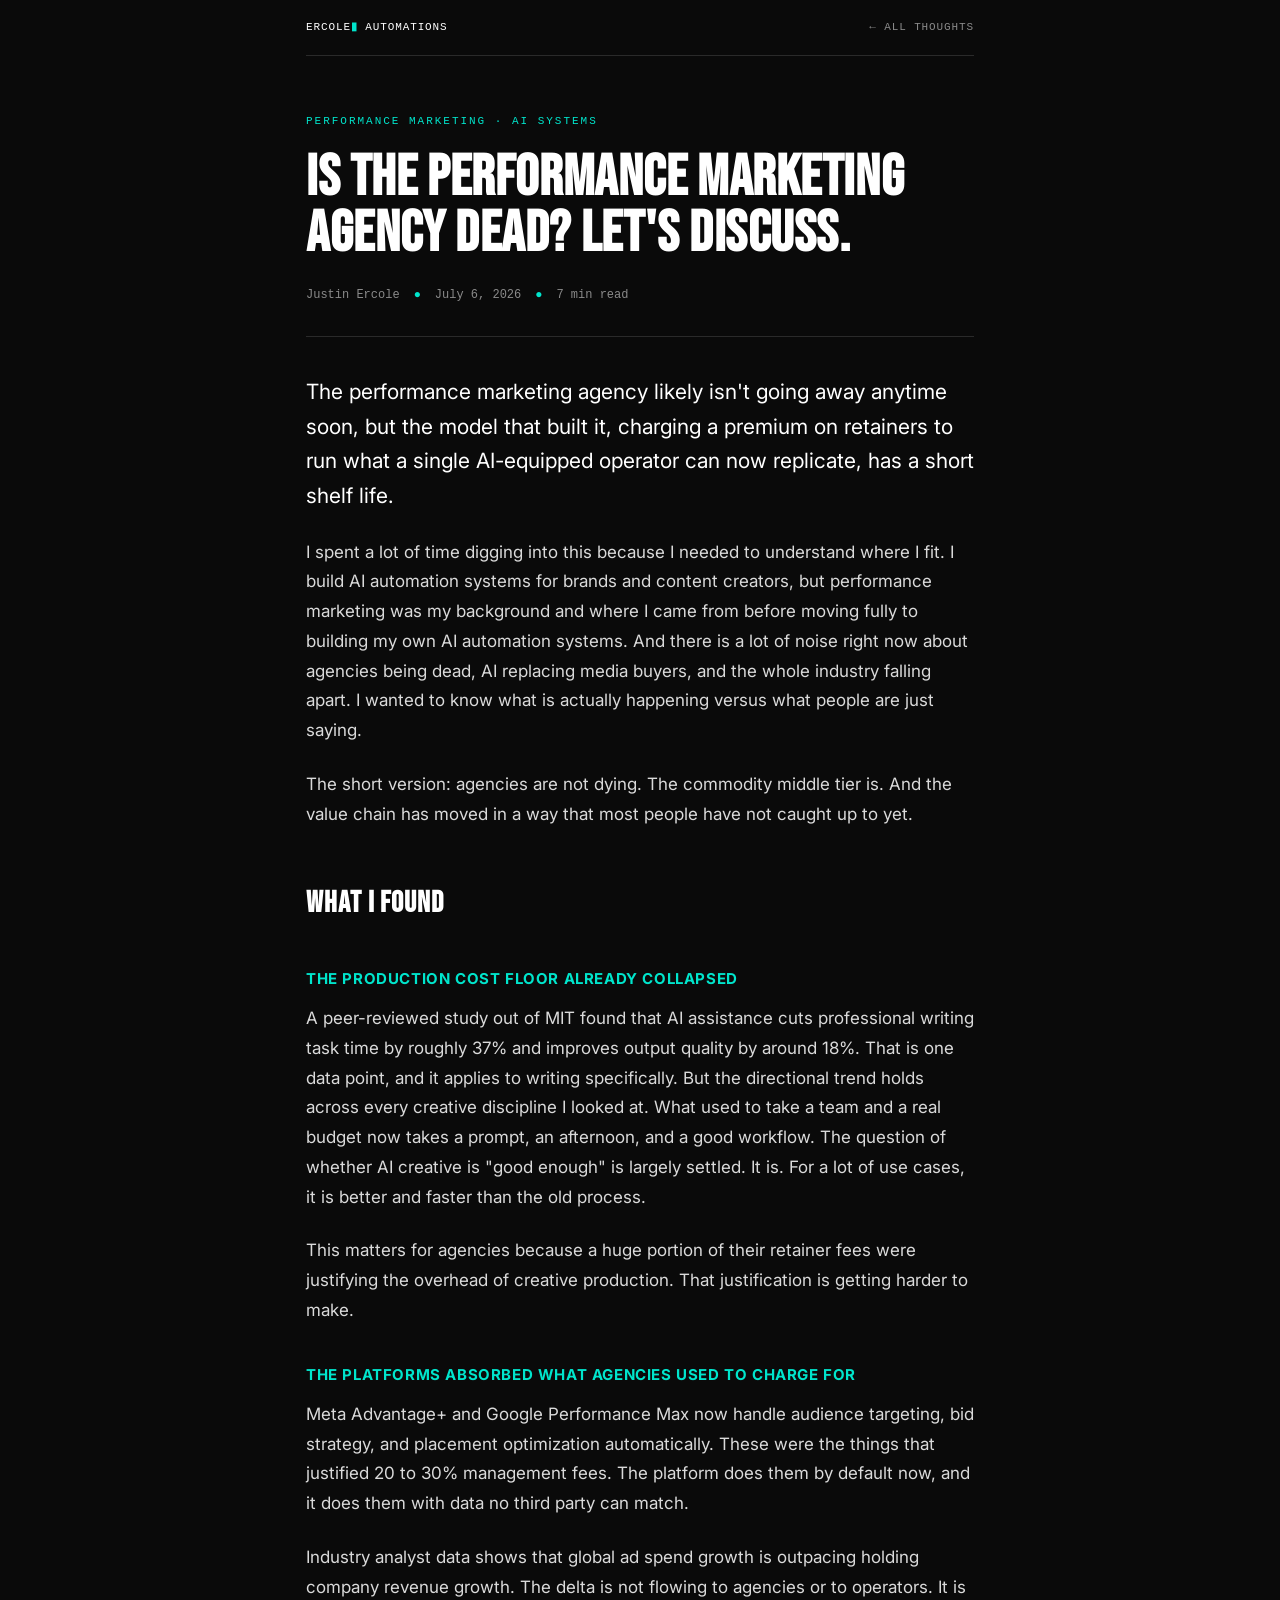
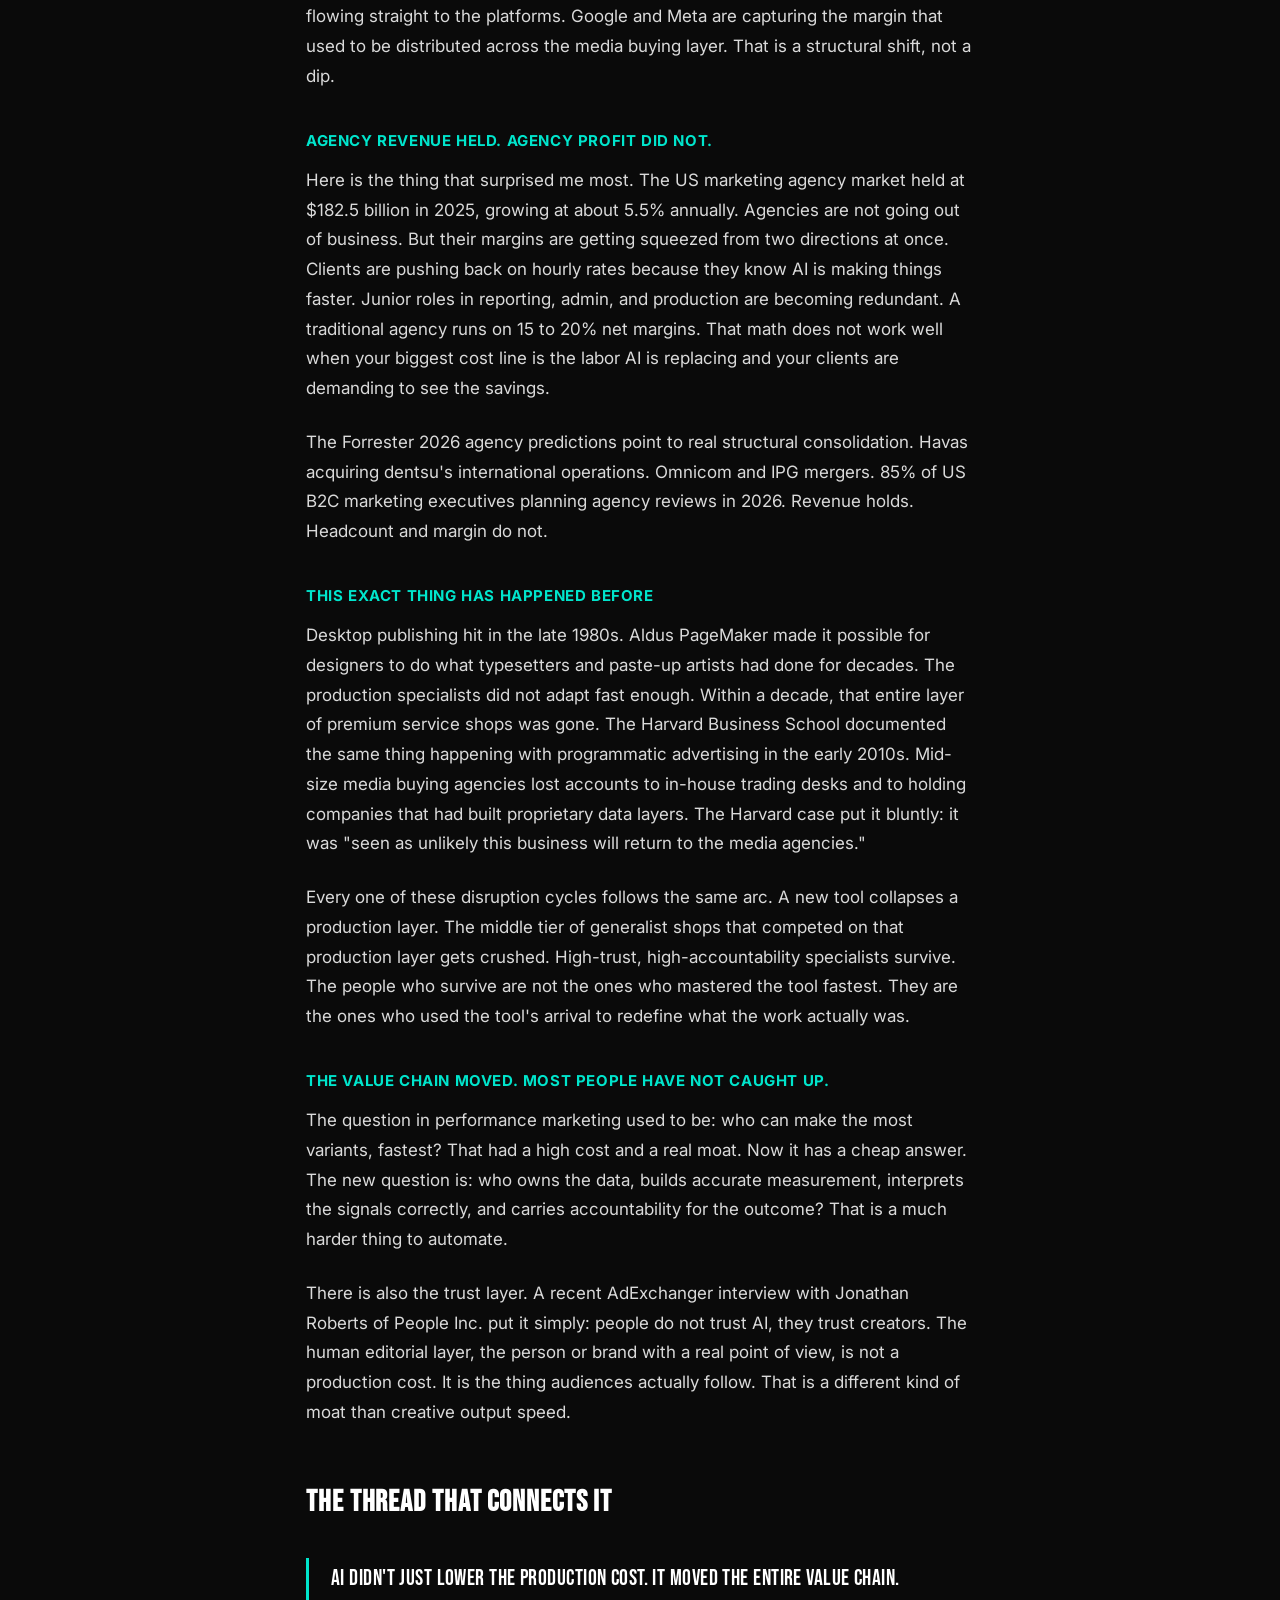
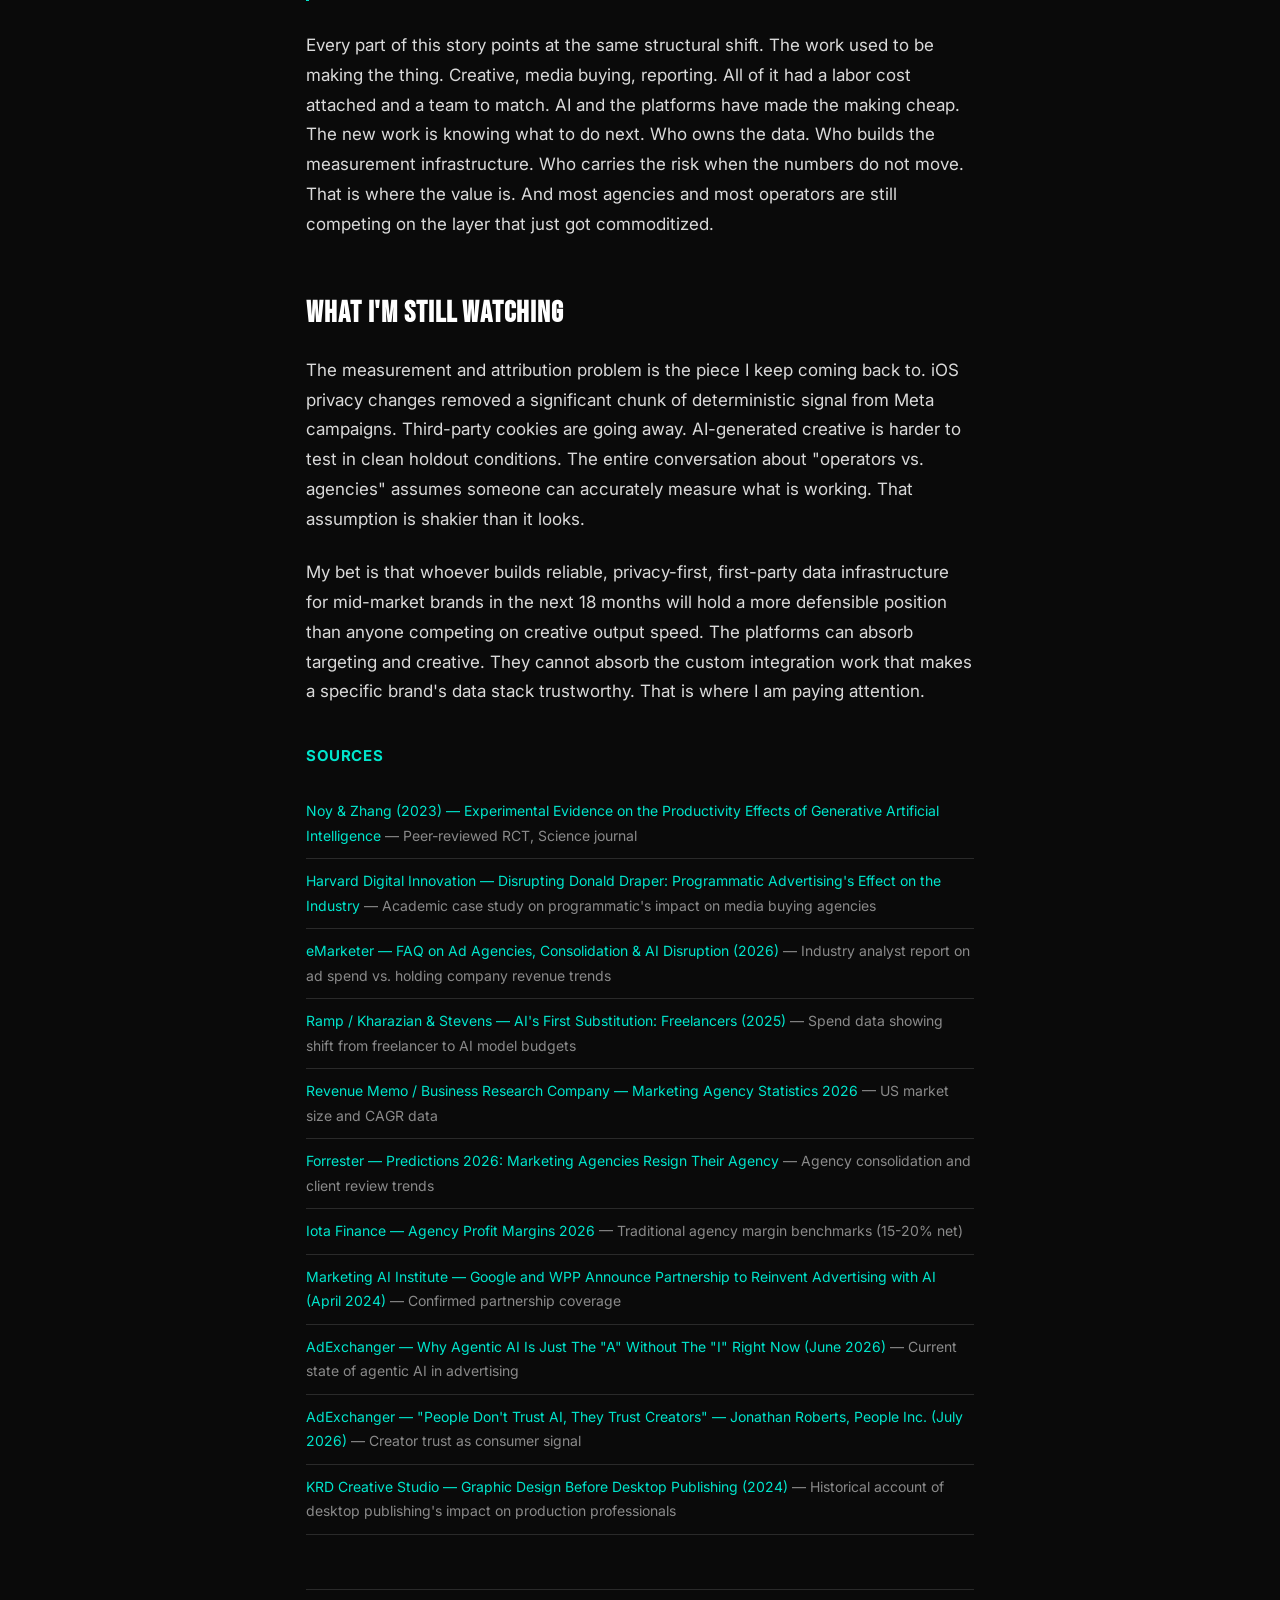
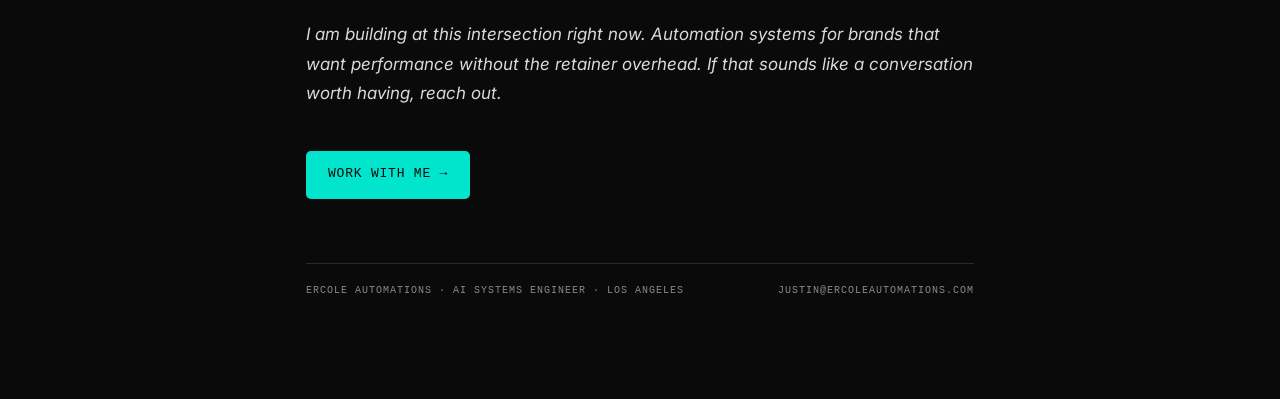
<file: thoughts/future-of-performance-marketing-agencies-ai.html>
<!DOCTYPE html>
<html lang="en">
<head>
<meta charset="UTF-8">
<meta name="viewport" content="width=device-width, initial-scale=1.0">
<title>Is the Performance Marketing Agency Dead? Let's Discuss. — Justin Ercole</title>
<meta name="description" content="AI collapsed the production cost floor. Platforms absorbed the optimization layer. The value chain moved from execution to orchestration. Here's where the money goes next.">
<style>
@import url('https://fonts.googleapis.com/css2?family=Bebas+Neue&family=Inter:wght@400;500;600;700&display=swap');

:root{
  --teal:#00E5CC; --black:#0A0A0A; --panel:#121212; --text:#EDEDED; --muted:#8A8A8A;
  --rule:#2A2A2A; --teal-dim:rgba(0,229,204,.12);
}
*{box-sizing:border-box;margin:0;padding:0}
body{font-family:'Inter',sans-serif;background:var(--black);color:var(--text);line-height:1.75;font-size:17px}
.wrap{max-width:720px;margin:0 auto;padding:0 26px 100px}

.topbar{display:flex;justify-content:space-between;align-items:center;
  font-family:'JetBrains Mono','Courier New',monospace;font-size:11px;letter-spacing:.08em;
  text-transform:uppercase;color:var(--muted);padding:18px 0;border-bottom:1px solid var(--rule)}
.topbar a{text-decoration:none;color:var(--muted);transition:color .2s}
.topbar .brand{color:#fff}
.topbar .brand b{color:var(--teal)}
.topbar .back:hover{color:var(--teal)}

article{padding-top:56px}
.eyebrow{font-family:'JetBrains Mono','Courier New',monospace;font-size:11px;letter-spacing:.18em;
  text-transform:uppercase;color:var(--teal);margin-bottom:18px}
h1{font-family:'Bebas Neue',sans-serif;font-size:58px;line-height:.98;letter-spacing:.01em;
  text-transform:uppercase;color:#fff;margin-bottom:22px}
.byline{display:flex;align-items:center;gap:14px;font-family:'JetBrains Mono','Courier New',monospace;
  font-size:12px;color:var(--muted);padding-bottom:30px;margin-bottom:38px;border-bottom:1px solid var(--rule)}
.byline .dot{color:var(--teal)}

article p{margin-bottom:24px;color:#DADADA}
article p.lede{font-size:21px;line-height:1.65;color:#fff}
article h2{font-family:'Bebas Neue',sans-serif;font-size:30px;letter-spacing:.03em;text-transform:uppercase;
  color:#fff;margin:48px 0 16px}
article h3{font-family:'Inter',sans-serif;font-weight:700;font-size:15px;letter-spacing:.04em;
  text-transform:uppercase;color:var(--teal);margin:36px 0 12px}
article strong{color:#fff}
article a{color:var(--teal);text-decoration:none;border-bottom:1px solid var(--teal-dim)}
article blockquote{border-left:3px solid var(--teal);padding:6px 0 6px 22px;margin:30px 0;
  font-size:22px;line-height:1.4;color:#fff;font-family:'Bebas Neue',sans-serif;letter-spacing:.02em}

.pullbar{background:var(--panel);border:1px solid var(--rule);border-left:3px solid var(--teal);
  border-radius:0 8px 8px 0;padding:22px 26px;margin:34px 0}
.pullbar h3{margin-top:0}
.takeaways{list-style:none;padding:0}
.takeaways li{padding:12px 0 12px 32px;border-bottom:1px solid var(--rule);position:relative;color:#DADADA}
.takeaways li:last-child{border-bottom:none}
.takeaways li::before{content:"→";position:absolute;left:0;color:var(--teal);font-family:'JetBrains Mono','Courier New',monospace}

.sources{margin-top:20px;list-style:none;padding:0}
.sources li{padding:10px 0;border-bottom:1px solid var(--rule);font-size:14px;color:var(--muted)}
.sources a{color:var(--teal);border:none}

.signoff{margin-top:54px;padding-top:30px;border-top:1px solid var(--rule)}
.signoff p{font-style:italic;color:#DADADA}
.cta{display:inline-block;margin-top:18px;font-family:'JetBrains Mono','Courier New',monospace;font-size:13px;
  letter-spacing:.06em;text-transform:uppercase;color:var(--black);background:var(--teal);
  padding:12px 22px;border-radius:5px;text-decoration:none}

footer{margin-top:64px;padding-top:18px;border-top:1px solid var(--rule);
  display:flex;justify-content:space-between;font-family:'JetBrains Mono','Courier New',monospace;
  font-size:10px;letter-spacing:.1em;text-transform:uppercase;color:var(--muted)}
</style>
</head>
<body>
<div class="wrap">

  <div class="topbar">
    <a href="../index.html" class="brand">ERCOLE<b>▮</b> AUTOMATIONS</a>
    <a href="../index.html#thoughts" class="back">← All Thoughts</a>
  </div>

  <article>
    <div class="eyebrow">Performance Marketing · AI Systems</div>
    <h1>Is the Performance Marketing Agency Dead? Let's Discuss.</h1>
    <div class="byline">
      <span>Justin Ercole</span><span class="dot">●</span>
      <span>July 6, 2026</span><span class="dot">●</span>
      <span>7 min read</span>
    </div>

    <p class="lede">The performance marketing agency likely isn't going away anytime soon, but the model that built it, charging a premium on retainers to run what a single AI-equipped operator can now replicate, has a short shelf life.</p>

    <p>I spent a lot of time digging into this because I needed to understand where I fit. I build AI automation systems for brands and content creators, but performance marketing was my background and where I came from before moving fully to building my own AI automation systems. And there is a lot of noise right now about agencies being dead, AI replacing media buyers, and the whole industry falling apart. I wanted to know what is actually happening versus what people are just saying.</p>

    <p>The short version: agencies are not dying. The commodity middle tier is. And the value chain has moved in a way that most people have not caught up to yet.</p>

    <h2>What I found</h2>

    <h3>The production cost floor already collapsed</h3>
    <p>A peer-reviewed study out of MIT found that AI assistance cuts professional writing task time by roughly 37% and improves output quality by around 18%. That is one data point, and it applies to writing specifically. But the directional trend holds across every creative discipline I looked at. What used to take a team and a real budget now takes a prompt, an afternoon, and a good workflow. The question of whether AI creative is "good enough" is largely settled. It is. For a lot of use cases, it is better and faster than the old process.</p>

    <p>This matters for agencies because a huge portion of their retainer fees were justifying the overhead of creative production. That justification is getting harder to make.</p>

    <h3>The platforms absorbed what agencies used to charge for</h3>
    <p>Meta Advantage+ and Google Performance Max now handle audience targeting, bid strategy, and placement optimization automatically. These were the things that justified 20 to 30% management fees. The platform does them by default now, and it does them with data no third party can match.</p>

    <p>Industry analyst data shows that global ad spend growth is outpacing holding company revenue growth. The delta is not flowing to agencies or to operators. It is flowing straight to the platforms. Google and Meta are capturing the margin that used to be distributed across the media buying layer. That is a structural shift, not a dip.</p>

    <h3>Agency revenue held. Agency profit did not.</h3>
    <p>Here is the thing that surprised me most. The US marketing agency market held at $182.5 billion in 2025, growing at about 5.5% annually. Agencies are not going out of business. But their margins are getting squeezed from two directions at once. Clients are pushing back on hourly rates because they know AI is making things faster. Junior roles in reporting, admin, and production are becoming redundant. A traditional agency runs on 15 to 20% net margins. That math does not work well when your biggest cost line is the labor AI is replacing and your clients are demanding to see the savings.</p>

    <p>The Forrester 2026 agency predictions point to real structural consolidation. Havas acquiring dentsu's international operations. Omnicom and IPG mergers. 85% of US B2C marketing executives planning agency reviews in 2026. Revenue holds. Headcount and margin do not.</p>

    <h3>This exact thing has happened before</h3>
    <p>Desktop publishing hit in the late 1980s. Aldus PageMaker made it possible for designers to do what typesetters and paste-up artists had done for decades. The production specialists did not adapt fast enough. Within a decade, that entire layer of premium service shops was gone. The Harvard Business School documented the same thing happening with programmatic advertising in the early 2010s. Mid-size media buying agencies lost accounts to in-house trading desks and to holding companies that had built proprietary data layers. The Harvard case put it bluntly: it was "seen as unlikely this business will return to the media agencies."</p>

    <p>Every one of these disruption cycles follows the same arc. A new tool collapses a production layer. The middle tier of generalist shops that competed on that production layer gets crushed. High-trust, high-accountability specialists survive. The people who survive are not the ones who mastered the tool fastest. They are the ones who used the tool's arrival to redefine what the work actually was.</p>

    <h3>The value chain moved. Most people have not caught up.</h3>
    <p>The question in performance marketing used to be: who can make the most variants, fastest? That had a high cost and a real moat. Now it has a cheap answer. The new question is: who owns the data, builds accurate measurement, interprets the signals correctly, and carries accountability for the outcome? That is a much harder thing to automate.</p>

    <p>There is also the trust layer. A recent AdExchanger interview with Jonathan Roberts of People Inc. put it simply: people do not trust AI, they trust creators. The human editorial layer, the person or brand with a real point of view, is not a production cost. It is the thing audiences actually follow. That is a different kind of moat than creative output speed.</p>

    <h2>The thread that connects it</h2>
    <blockquote>AI didn't just lower the production cost. It moved the entire value chain.</blockquote>
    <p>Every part of this story points at the same structural shift. The work used to be making the thing. Creative, media buying, reporting. All of it had a labor cost attached and a team to match. AI and the platforms have made the making cheap. The new work is knowing what to do next. Who owns the data. Who builds the measurement infrastructure. Who carries the risk when the numbers do not move. That is where the value is. And most agencies and most operators are still competing on the layer that just got commoditized.</p>

    <h2>What I'm still watching</h2>
    <p>The measurement and attribution problem is the piece I keep coming back to. iOS privacy changes removed a significant chunk of deterministic signal from Meta campaigns. Third-party cookies are going away. AI-generated creative is harder to test in clean holdout conditions. The entire conversation about "operators vs. agencies" assumes someone can accurately measure what is working. That assumption is shakier than it looks.</p>

    <p>My bet is that whoever builds reliable, privacy-first, first-party data infrastructure for mid-market brands in the next 18 months will hold a more defensible position than anyone competing on creative output speed. The platforms can absorb targeting and creative. They cannot absorb the custom integration work that makes a specific brand's data stack trustworthy. That is where I am paying attention.</p>

    <h3>Sources</h3>
    <ul class="sources">
      <li><a href="https://doi.org/10.1126/science.adh2586" target="_blank" rel="noopener noreferrer">Noy &amp; Zhang (2023) — Experimental Evidence on the Productivity Effects of Generative Artificial Intelligence</a> — Peer-reviewed RCT, Science journal</li>
      <li><a href="https://d3.harvard.edu/platform-digit/submission/disrupting-donald-draper-programmatic-ad-buyings-effect-on-the-advertising-industry/" target="_blank" rel="noopener noreferrer">Harvard Digital Innovation — Disrupting Donald Draper: Programmatic Advertising's Effect on the Industry</a> — Academic case study on programmatic's impact on media buying agencies</li>
      <li><a href="https://www.emarketer.com/content/faq-on-ad-agencies--consolidation--ai-disruption--what-s-changing-2026" target="_blank" rel="noopener noreferrer">eMarketer — FAQ on Ad Agencies, Consolidation &amp; AI Disruption (2026)</a> — Industry analyst report on ad spend vs. holding company revenue trends</li>
      <li><a href="https://ramp.com/leading-indicators/ai-labor-market-impact-freelancers" target="_blank" rel="noopener noreferrer">Ramp / Kharazian &amp; Stevens — AI's First Substitution: Freelancers (2025)</a> — Spend data showing shift from freelancer to AI model budgets</li>
      <li><a href="https://www.revenuememo.com/p/marketing-agency-statistics" target="_blank" rel="noopener noreferrer">Revenue Memo / Business Research Company — Marketing Agency Statistics 2026</a> — US market size and CAGR data</li>
      <li><a href="https://www.forrester.com/blogs/predictions-2026-marketing-agencies-resign-their-agency/" target="_blank" rel="noopener noreferrer">Forrester — Predictions 2026: Marketing Agencies Resign Their Agency</a> — Agency consolidation and client review trends</li>
      <li><a href="https://iota-finance.com/iota-finance-blog/agency-profit-margins-2026" target="_blank" rel="noopener noreferrer">Iota Finance — Agency Profit Margins 2026</a> — Traditional agency margin benchmarks (15-20% net)</li>
      <li><a href="https://www.marketingaiinstitute.com/blog/google-wpp-ai-partnership" target="_blank" rel="noopener noreferrer">Marketing AI Institute — Google and WPP Announce Partnership to Reinvent Advertising with AI (April 2024)</a> — Confirmed partnership coverage</li>
      <li><a href="https://www.adexchanger.com/content-studio/why-agentic-ai-is-just-the-a-without-the-i-right-now/" target="_blank" rel="noopener noreferrer">AdExchanger — Why Agentic AI Is Just The "A" Without The "I" Right Now (June 2026)</a> — Current state of agentic AI in advertising</li>
      <li><a href="https://www.adexchanger.com/publishers/people-dont-trust-ai-they-trust-creators-says-people-inc-s-jonathan-roberts/" target="_blank" rel="noopener noreferrer">AdExchanger — "People Don't Trust AI, They Trust Creators" — Jonathan Roberts, People Inc. (July 2026)</a> — Creator trust as consumer signal</li>
      <li><a href="https://krd.com.au/graphic-design-before-desktop-publishing/" target="_blank" rel="noopener noreferrer">KRD Creative Studio — Graphic Design Before Desktop Publishing (2024)</a> — Historical account of desktop publishing's impact on production professionals</li>
    </ul>

    <div class="signoff">
      <p>I am building at this intersection right now. Automation systems for brands that want performance without the retainer overhead. If that sounds like a conversation worth having, reach out.</p>
      <a class="cta" href="../index.html#contact">Work with me →</a>
    </div>
  </article>

  <footer>
    <span>ERCOLE AUTOMATIONS · AI SYSTEMS ENGINEER · LOS ANGELES</span>
    <span>justin@ercoleautomations.com</span>
  </footer>

</div>
</body>
</html>
</file>
<file: sourcesifterr/fonts.css>
@font-face{font-family:'Inter';font-style:normal;font-weight:300;font-display:swap;src:url(fonts/inter-300-latin-ext.woff2) format('woff2');unicode-range:U+0100-02BA, U+02BD-02C5, U+02C7-02CC, U+02CE-02D7, U+02DD-02FF, U+0304, U+0308, U+0329, U+1D00-1DBF, U+1E00-1E9F, U+1EF2-1EFF, U+2020, U+20A0-20AB, U+20AD-20C0, U+2113, U+2C60-2C7F, U+A720-A7FF;}
@font-face{font-family:'Inter';font-style:normal;font-weight:300;font-display:swap;src:url(fonts/inter-300-latin.woff2) format('woff2');unicode-range:U+0000-00FF, U+0131, U+0152-0153, U+02BB-02BC, U+02C6, U+02DA, U+02DC, U+0304, U+0308, U+0329, U+2000-206F, U+20AC, U+2122, U+2191, U+2193, U+2212, U+2215, U+FEFF, U+FFFD;}
@font-face{font-family:'Inter';font-style:normal;font-weight:400;font-display:swap;src:url(fonts/inter-400-latin-ext.woff2) format('woff2');unicode-range:U+0100-02BA, U+02BD-02C5, U+02C7-02CC, U+02CE-02D7, U+02DD-02FF, U+0304, U+0308, U+0329, U+1D00-1DBF, U+1E00-1E9F, U+1EF2-1EFF, U+2020, U+20A0-20AB, U+20AD-20C0, U+2113, U+2C60-2C7F, U+A720-A7FF;}
@font-face{font-family:'Inter';font-style:normal;font-weight:400;font-display:swap;src:url(fonts/inter-400-latin.woff2) format('woff2');unicode-range:U+0000-00FF, U+0131, U+0152-0153, U+02BB-02BC, U+02C6, U+02DA, U+02DC, U+0304, U+0308, U+0329, U+2000-206F, U+20AC, U+2122, U+2191, U+2193, U+2212, U+2215, U+FEFF, U+FFFD;}
@font-face{font-family:'Inter';font-style:normal;font-weight:500;font-display:swap;src:url(fonts/inter-500-latin-ext.woff2) format('woff2');unicode-range:U+0100-02BA, U+02BD-02C5, U+02C7-02CC, U+02CE-02D7, U+02DD-02FF, U+0304, U+0308, U+0329, U+1D00-1DBF, U+1E00-1E9F, U+1EF2-1EFF, U+2020, U+20A0-20AB, U+20AD-20C0, U+2113, U+2C60-2C7F, U+A720-A7FF;}
@font-face{font-family:'Inter';font-style:normal;font-weight:500;font-display:swap;src:url(fonts/inter-500-latin.woff2) format('woff2');unicode-range:U+0000-00FF, U+0131, U+0152-0153, U+02BB-02BC, U+02C6, U+02DA, U+02DC, U+0304, U+0308, U+0329, U+2000-206F, U+20AC, U+2122, U+2191, U+2193, U+2212, U+2215, U+FEFF, U+FFFD;}
@font-face{font-family:'Inter';font-style:normal;font-weight:600;font-display:swap;src:url(fonts/inter-600-latin-ext.woff2) format('woff2');unicode-range:U+0100-02BA, U+02BD-02C5, U+02C7-02CC, U+02CE-02D7, U+02DD-02FF, U+0304, U+0308, U+0329, U+1D00-1DBF, U+1E00-1E9F, U+1EF2-1EFF, U+2020, U+20A0-20AB, U+20AD-20C0, U+2113, U+2C60-2C7F, U+A720-A7FF;}
@font-face{font-family:'Inter';font-style:normal;font-weight:600;font-display:swap;src:url(fonts/inter-600-latin.woff2) format('woff2');unicode-range:U+0000-00FF, U+0131, U+0152-0153, U+02BB-02BC, U+02C6, U+02DA, U+02DC, U+0304, U+0308, U+0329, U+2000-206F, U+20AC, U+2122, U+2191, U+2193, U+2212, U+2215, U+FEFF, U+FFFD;}
@font-face{font-family:'Sora';font-style:normal;font-weight:400;font-display:swap;src:url(fonts/sora-400-latin-ext.woff2) format('woff2');unicode-range:U+0100-02BA, U+02BD-02C5, U+02C7-02CC, U+02CE-02D7, U+02DD-02FF, U+0304, U+0308, U+0329, U+1D00-1DBF, U+1E00-1E9F, U+1EF2-1EFF, U+2020, U+20A0-20AB, U+20AD-20C0, U+2113, U+2C60-2C7F, U+A720-A7FF;}
@font-face{font-family:'Sora';font-style:normal;font-weight:400;font-display:swap;src:url(fonts/sora-400-latin.woff2) format('woff2');unicode-range:U+0000-00FF, U+0131, U+0152-0153, U+02BB-02BC, U+02C6, U+02DA, U+02DC, U+0304, U+0308, U+0329, U+2000-206F, U+20AC, U+2122, U+2191, U+2193, U+2212, U+2215, U+FEFF, U+FFFD;}
@font-face{font-family:'Sora';font-style:normal;font-weight:500;font-display:swap;src:url(fonts/sora-500-latin-ext.woff2) format('woff2');unicode-range:U+0100-02BA, U+02BD-02C5, U+02C7-02CC, U+02CE-02D7, U+02DD-02FF, U+0304, U+0308, U+0329, U+1D00-1DBF, U+1E00-1E9F, U+1EF2-1EFF, U+2020, U+20A0-20AB, U+20AD-20C0, U+2113, U+2C60-2C7F, U+A720-A7FF;}
@font-face{font-family:'Sora';font-style:normal;font-weight:500;font-display:swap;src:url(fonts/sora-500-latin.woff2) format('woff2');unicode-range:U+0000-00FF, U+0131, U+0152-0153, U+02BB-02BC, U+02C6, U+02DA, U+02DC, U+0304, U+0308, U+0329, U+2000-206F, U+20AC, U+2122, U+2191, U+2193, U+2212, U+2215, U+FEFF, U+FFFD;}
@font-face{font-family:'Sora';font-style:normal;font-weight:600;font-display:swap;src:url(fonts/sora-600-latin-ext.woff2) format('woff2');unicode-range:U+0100-02BA, U+02BD-02C5, U+02C7-02CC, U+02CE-02D7, U+02DD-02FF, U+0304, U+0308, U+0329, U+1D00-1DBF, U+1E00-1E9F, U+1EF2-1EFF, U+2020, U+20A0-20AB, U+20AD-20C0, U+2113, U+2C60-2C7F, U+A720-A7FF;}
@font-face{font-family:'Sora';font-style:normal;font-weight:600;font-display:swap;src:url(fonts/sora-600-latin.woff2) format('woff2');unicode-range:U+0000-00FF, U+0131, U+0152-0153, U+02BB-02BC, U+02C6, U+02DA, U+02DC, U+0304, U+0308, U+0329, U+2000-206F, U+20AC, U+2122, U+2191, U+2193, U+2212, U+2215, U+FEFF, U+FFFD;}
@font-face{font-family:'Sora';font-style:normal;font-weight:700;font-display:swap;src:url(fonts/sora-700-latin-ext.woff2) format('woff2');unicode-range:U+0100-02BA, U+02BD-02C5, U+02C7-02CC, U+02CE-02D7, U+02DD-02FF, U+0304, U+0308, U+0329, U+1D00-1DBF, U+1E00-1E9F, U+1EF2-1EFF, U+2020, U+20A0-20AB, U+20AD-20C0, U+2113, U+2C60-2C7F, U+A720-A7FF;}
@font-face{font-family:'Sora';font-style:normal;font-weight:700;font-display:swap;src:url(fonts/sora-700-latin.woff2) format('woff2');unicode-range:U+0000-00FF, U+0131, U+0152-0153, U+02BB-02BC, U+02C6, U+02DA, U+02DC, U+0304, U+0308, U+0329, U+2000-206F, U+20AC, U+2122, U+2191, U+2193, U+2212, U+2215, U+FEFF, U+FFFD;}
@font-face{font-family:'Sora';font-style:normal;font-weight:800;font-display:swap;src:url(fonts/sora-800-latin-ext.woff2) format('woff2');unicode-range:U+0100-02BA, U+02BD-02C5, U+02C7-02CC, U+02CE-02D7, U+02DD-02FF, U+0304, U+0308, U+0329, U+1D00-1DBF, U+1E00-1E9F, U+1EF2-1EFF, U+2020, U+20A0-20AB, U+20AD-20C0, U+2113, U+2C60-2C7F, U+A720-A7FF;}
@font-face{font-family:'Sora';font-style:normal;font-weight:800;font-display:swap;src:url(fonts/sora-800-latin.woff2) format('woff2');unicode-range:U+0000-00FF, U+0131, U+0152-0153, U+02BB-02BC, U+02C6, U+02DA, U+02DC, U+0304, U+0308, U+0329, U+2000-206F, U+20AC, U+2122, U+2191, U+2193, U+2212, U+2215, U+FEFF, U+FFFD;}
</file>
